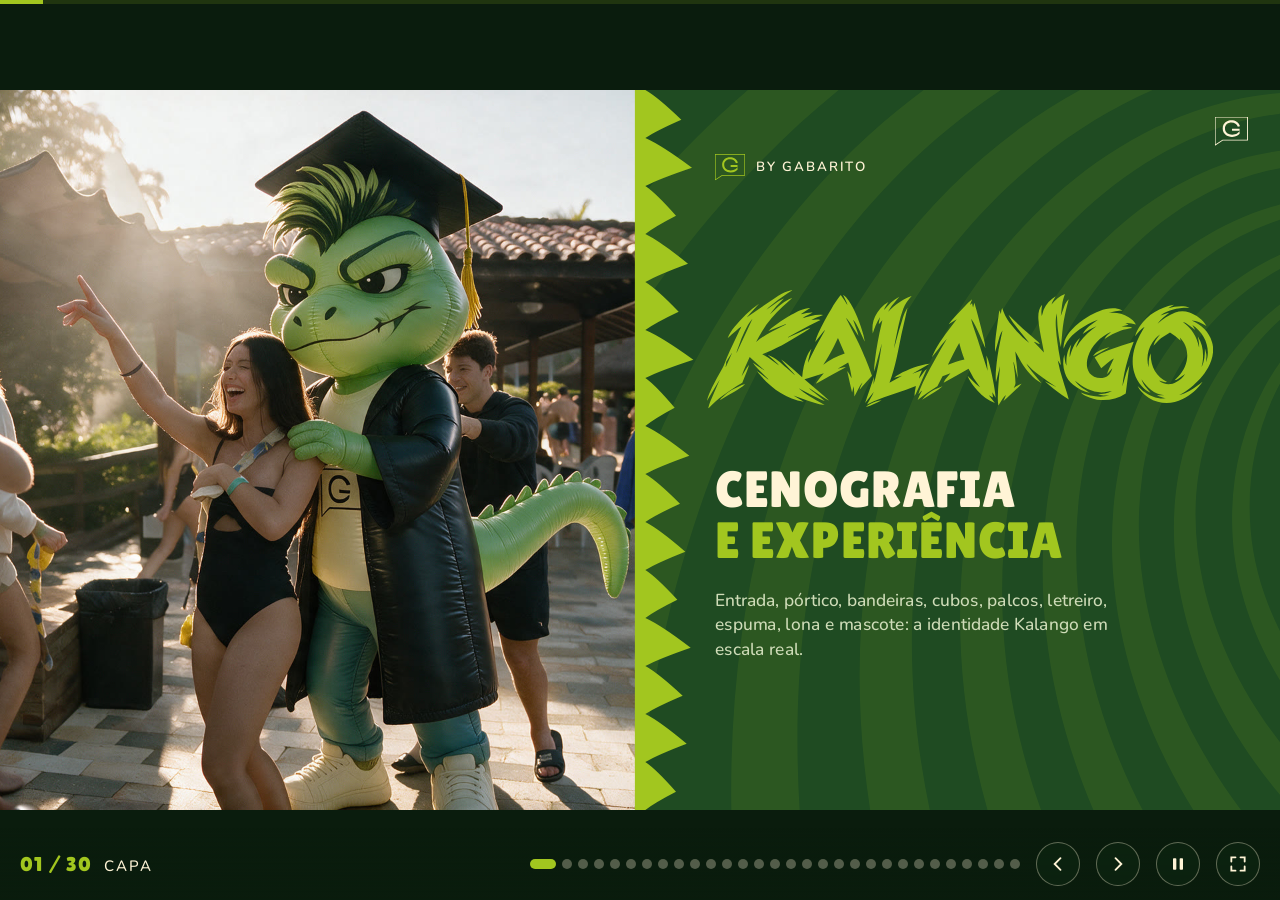
<file: cenografia-kalango/index.html>
<!doctype html>
<html lang="pt-BR">
<head>
<meta charset="utf-8">
<meta name="viewport" content="width=device-width, initial-scale=1, viewport-fit=cover">
<meta name="description" content="Antes e depois da cenografia do evento Kalango: arraste a barra para comparar o local original com a proposta. Por Gabarito.">
<meta property="og:type" content="website">
<meta property="og:site_name" content="Matheus Ribeiro · Portfólio">
<meta property="og:title" content="Kalango · Cenografia antes e depois">
<meta property="og:description" content="Arraste para comparar o local original com a cenografia Kalango: entrada, bandeiras, pórtico, letreiro, palcos, espuma, lona e mascote.">
<meta property="og:url" content="https://matheusribeirodesigner.github.io/cenografia-kalango/">
<meta property="og:image" content="https://matheusribeirodesigner.github.io/cenografia-kalango/og.jpg">
<meta property="og:image:width" content="1200">
<meta property="og:image:height" content="630">
<meta property="og:locale" content="pt_BR">
<meta name="twitter:card" content="summary_large_image">
<link rel="icon" href="favicon.svg" type="image/svg+xml"><link rel="icon" href="favicon-32.png" sizes="32x32" type="image/png"><link rel="apple-touch-icon" href="apple-touch-icon.png">
<style>*,*::before,*::after{box-sizing:border-box}img{max-width:100%}[hidden]{display:none!important}</style>

<title>Kalango Cenografia</title>

<link rel="preconnect" href="https://fonts.googleapis.com">
<link rel="stylesheet" href="https://fonts.googleapis.com/css2?family=Lilita+One&family=Nunito:wght@400;500;600;700;800&display=swap">
<style>
/* Layout: palco fixo 1920×1080 escalado para a tela; cada cena é uma composição editorial própria sobre verde-mata ou creme */
:root {
  --mata: #1F4B22; --mata-esc: #0E2612; --mata-fundo: #0A1C0D; --lima: #A2C61F; --creme: #FFF4D6;
  --mag: #E83B87; --indigo: #564495; --tinta: #14321A; --texto-esc: #3E5A40; --texto-claro: #CFDCB8;
  --display: 'Lilita One', 'Trebuchet MS', sans-serif;
  --corpo: 'Nunito', 'Trebuchet MS', Arial, sans-serif;
  color-scheme: dark;
}
html, body { height: 100%; }
body { margin: 0; background: var(--mata-fundo); color: var(--creme); font-family: var(--corpo); overflow: hidden;
  padding-left: max(0px, env(safe-area-inset-left, 0px)); padding-right: max(0px, env(safe-area-inset-right, 0px)); }
.palco { position: fixed; inset: 0; display: grid; place-items: center; overflow: hidden; }
.deck { position: absolute; left: 50%; top: 50%; width: 1920px; height: 1080px; transform-origin: 0 0; overflow: hidden; background: var(--mata-esc); }
.slide { position: absolute; inset: 0; opacity: 0; visibility: hidden; transition: opacity .55s ease, visibility 0s linear .55s; overflow: hidden; }
.slide.on { opacity: 1; visibility: visible; transition: opacity .55s ease; z-index: 2; }
.slide img, .slide video { display: block; max-width: none; }
.claro { background: var(--creme); color: var(--tinta); }
.escuro { background: var(--mata-esc); color: var(--creme); }
.mata { background: var(--mata); color: var(--creme); }
.abs { position: absolute; }

/* tipografia */
.olho { font: 700 24px/1 var(--corpo); letter-spacing: .16em; text-transform: uppercase; margin: 0; }
.tit { font-family: var(--display); font-weight: 400; text-transform: uppercase; line-height: 1; letter-spacing: .005em; margin: 0; text-wrap: balance; }
.t1 { font-size: 124px; } .t2 { font-size: 88px; } .t3 { font-size: 66px; } .t4 { font-size: 44px; }
.txt { font-size: 28px; line-height: 1.42; margin: 0; max-width: 640px; }
.leg { font: 500 22px/1.35 var(--corpo); margin: 0; letter-spacing: .01em; }
.lima-t { color: var(--lima); } .mag-t { color: var(--mag); } .creme-t { color: var(--creme); }
.pill { display: inline-block; font: 700 20px/1 var(--corpo); letter-spacing: .14em; text-transform: uppercase; padding: 12px 18px; border-radius: 99px; }

/* materialidade */
.mat { display: grid; gap: 0; }
.mat h4 { font: 700 22px/1 var(--corpo); letter-spacing: .16em; text-transform: uppercase; margin: 0 0 18px; }
.mat ul { list-style: none; margin: 0; padding: 0; display: grid; gap: 12px; }
.mat li { font-size: 24px; line-height: 1.35; padding-left: 26px; position: relative; }
.mat li.sem::before { display: none; }
.mat li::before { content: ""; position: absolute; left: 0; top: 11px; width: 12px; height: 12px; background: currentColor; clip-path: polygon(50% 0, 100% 100%, 0 100%); opacity: .8; }
.nota { font: 500 21px/1.4 var(--corpo); margin: 18px 0 0; opacity: .78; max-width: 640px; }

/* sistema de motion: só anima na cena ativa */
[data-a] { opacity: 0; }
.slide.on [data-a] { animation: .95s cubic-bezier(.2,.75,.15,1) var(--d, 0s) both; }
.slide.on [data-a="up"] { animation-name: a-up; }
.slide.on [data-a="fade"] { animation-name: a-fade; }
.slide.on [data-a="clip"] { animation-name: a-clip; animation-duration: 1.1s; }
.slide.on [data-a="clipup"] { animation-name: a-clipup; animation-duration: 1.2s; }
.slide.on [data-a="zoom"] { animation-name: a-zoom; animation-duration: 1.4s; }
.slide.on [data-a="espinho"] { animation-name: a-espinho; animation-duration: 1.3s; }
.slide.on [data-a="plano"] { animation-name: a-plano; animation-duration: .8s; }
@keyframes a-up { from { opacity: 0; transform: translateY(46px); } to { opacity: 1; transform: none; } }
@keyframes a-fade { from { opacity: 0; } to { opacity: 1; } }
@keyframes a-clip { from { opacity: 1; clip-path: inset(0 100% 0 0); } to { opacity: 1; clip-path: inset(0 0 0 0); } }
@keyframes a-clipup { from { opacity: 1; clip-path: inset(100% 0 0 0); } to { opacity: 1; clip-path: inset(0 0 0 0); } }
@keyframes a-zoom { from { opacity: 0; transform: scale(.94) translateY(24px); } to { opacity: 1; transform: none; } }
@keyframes a-espinho {
  from { opacity: 1; clip-path: polygon(0 100%, 10% 100%, 20% 100%, 30% 100%, 40% 100%, 50% 100%, 60% 100%, 70% 100%, 80% 100%, 90% 100%, 100% 100%, 100% 100%, 0 100%); }
  55% { opacity: 1; clip-path: polygon(0 40%, 10% 25%, 20% 42%, 30% 22%, 40% 40%, 50% 18%, 60% 40%, 70% 22%, 80% 42%, 90% 25%, 100% 40%, 100% 100%, 0 100%); }
  to { opacity: 1; clip-path: polygon(0 0, 10% -8%, 20% 0, 30% -8%, 40% 0, 50% -8%, 60% 0, 70% -8%, 80% 0, 90% -8%, 100% 0, 100% 100%, 0 100%); }
}
@keyframes a-plano { from { opacity: 0; transform: translateY(-40px); filter: drop-shadow(0 0 0 rgba(0,0,0,0)); } to { opacity: 1; transform: none; filter: drop-shadow(0 22px 26px rgba(0,0,0,.45)); } }
.slide.on .kb { animation: kb 18s ease-in-out infinite alternate; }
@keyframes kb { from { transform: scale(1.08) translateX(2%); } to { transform: scale(1.08) translateX(-2%); } }
body.pausado .slide *, body.pausado .slide *::before { animation-play-state: paused !important; }
body.reduz .slide.on [data-a] { animation-duration: .01s !important; animation-delay: 0s !important; }
body.reduz .slide.on .kb { animation: none; transform: scale(1.04); }

/* controles */
.ctrl { position: fixed; z-index: 20; left: 0; right: 0; bottom: 0; display: flex; align-items: center; gap: 16px;
  padding: 14px max(20px, env(safe-area-inset-right, 0px)) calc(14px + env(safe-area-inset-bottom, 0px)) max(20px, env(safe-area-inset-left, 0px));
  background: linear-gradient(to top, rgba(10,28,13,.82), rgba(10,28,13,0)); transition: opacity .4s; }
.ctrl.quieto { opacity: 0; } .ctrl:hover, .ctrl:focus-within { opacity: 1; }
.cap { display: flex; align-items: baseline; gap: 12px; min-width: 0; flex: 1; color: var(--creme); }
.cap b { font: 400 20px/1 var(--display); letter-spacing: .06em; color: var(--lima); font-variant-numeric: tabular-nums; }
.cap span { font: 500 15px/1.2 var(--corpo); letter-spacing: .12em; text-transform: uppercase; white-space: nowrap; overflow: hidden; text-overflow: ellipsis; }
.btn { appearance: none; border: 1px solid rgba(255,244,214,.35); background: rgba(14,38,18,.7); color: var(--creme); width: 44px; height: 44px; border-radius: 50%;
  display: grid; place-items: center; cursor: pointer; padding: 0; transition: background .2s, border-color .2s; }
.btn:hover { background: var(--mata); border-color: var(--lima); }
.btn:focus-visible, .deck button:focus-visible { outline: 3px solid var(--lima); outline-offset: 3px; }
.btn svg { width: 20px; height: 20px; }
.prog { position: fixed; z-index: 21; top: env(safe-area-inset-top, 0px); left: 0; right: 0; height: 4px; background: rgba(162,198,31,.15); }
.prog i { display: block; height: 100%; width: 0; background: var(--lima); transition: width .5s cubic-bezier(.2,.75,.15,1); }
.dots { display: flex; gap: 6px; }
.dots button { width: 10px; height: 10px; border-radius: 50%; border: 0; padding: 0; background: rgba(255,244,214,.3); cursor: pointer; }
.dots button.on { background: var(--lima); width: 26px; border-radius: 6px; }
@media (max-width: 720px) { .dots { display: none; } .cap span { display: none; } }

/* formas oficiais (SVG do Illustrator) recoloridas por máscara */
.forma { position: absolute; background: var(--c, var(--lima)); -webkit-mask: var(--m) center / contain no-repeat; mask: var(--m) center / contain no-repeat; }
.forma.trama { -webkit-mask-size: var(--ms, 260px); mask-size: var(--ms, 260px); -webkit-mask-repeat: repeat; mask-repeat: repeat; -webkit-mask-position: 0 0; mask-position: 0 0; }
.slide.on .lento { animation: girolento 90s linear infinite; }
@keyframes girolento { to { transform: rotate(360deg); } }
.slide.on { animation: entra .75s cubic-bezier(.2,.75,.15,1) both; }
@keyframes entra { from { transform: translateX(var(--de, 0px)); } to { transform: none; } }
body.reduz .slide.on { animation: none; }
.assina { position: absolute; display: flex; align-items: center; gap: 16px; font: 600 20px/1 var(--corpo); letter-spacing: .14em; text-transform: uppercase; }
#carrega { position: fixed; inset: 0; z-index: 40; display: grid; place-items: center; background: var(--mata-fundo); transition: opacity .6s ease, visibility 0s linear .6s; }
#carrega.ok { opacity: 0; visibility: hidden; }
#carrega div { display: grid; gap: 18px; justify-items: center; }
#carrega img { width: min(320px, 60vw); }
#carrega i { display: block; width: min(220px, 40vw); height: 3px; background: rgba(162,198,31,.2); overflow: hidden; border-radius: 2px; }
#carrega i::after { content: ""; display: block; height: 100%; width: 40%; background: var(--lima); animation: barra 1.1s ease-in-out infinite; }
@keyframes barra { from { transform: translateX(-100%); } to { transform: translateX(260%); } }
body.semcursor, body.semcursor * { cursor: none !important; }
.girar { display: none; position: fixed; z-index: 15; left: 0; right: 0; top: calc(18px + env(safe-area-inset-top, 0px)); text-align: center; font: 600 15px/1.3 var(--corpo); letter-spacing: .12em; text-transform: uppercase; color: var(--lima); padding: 0 24px; }
@media (orientation: portrait) and (max-width: 820px) { .girar { display: block; } }

/* marca d'água Gabarito */
.marca-g { position: absolute; z-index: 6; right: 48px; top: 40px; width: 50px; height: 44px; background: var(--creme); pointer-events: none;
  -webkit-mask: url(assets/svg/gabarito-selo.svg) center / contain no-repeat; mask: url(assets/svg/gabarito-selo.svg) center / contain no-repeat; transition: background .4s; }
.deck[data-tom="claro"] .marca-g { background: var(--mata); }

/* foto inteira com fundo ampliado da própria foto */
.foto-ampla-x { position: absolute; overflow: hidden; background: var(--mata-esc); }
.foto-ampla .fundo { position: absolute; inset: -60px; width: calc(100% + 120px); height: calc(100% + 120px); object-fit: cover; filter: blur(30px) brightness(.62) saturate(1.1); }
.foto-ampla .inteira { position: absolute; left: 0; top: 50%; width: 100%; height: auto; transform: translateY(-50%); box-shadow: 0 30px 60px rgba(6,20,8,.45); }

/* antes e depois */
@property --p { syntax: '<percentage>'; inherits: true; initial-value: 50%; }
.ad { position: absolute; inset: 0; overflow: hidden; touch-action: none; cursor: ew-resize; --p: 50%; }
.ad img { position: absolute; inset: 0; width: 100%; height: 100%; object-fit: cover; display: block; user-select: none; -webkit-user-drag: none; pointer-events: none; }
.ad-antes { position: absolute; inset: 0; clip-path: inset(0 calc(100% - var(--p)) 0 0); }
.ad-barra { position: absolute; top: 0; bottom: 0; left: var(--p); width: 4px; margin-left: -2px; background: var(--creme); box-shadow: 0 0 18px rgba(6,20,8,.5); outline: none; }
.ad-barra span { position: absolute; top: 50%; left: 50%; width: 72px; height: 72px; margin: -36px 0 0 -36px; border-radius: 50%; background: var(--lima); color: var(--tinta); display: grid; place-items: center; box-shadow: 0 8px 24px rgba(6,20,8,.45); transition: transform .2s; }
.ad-barra:focus-visible span, .ad.arrasta .ad-barra span { transform: scale(1.12); }
.ad-rot { position: absolute; top: 40px; margin: 0; padding: 10px 18px; border-radius: 99px; font: 700 20px/1 var(--corpo); letter-spacing: .16em; text-transform: uppercase; background: rgba(10,28,13,.72); color: var(--creme); pointer-events: none; }
.ad-r1 { left: 96px; } .ad-r2 { right: 140px; background: var(--lima); color: var(--tinta); }
.slide.on .ad.dica { animation: dica 1.6s cubic-bezier(.45,0,.2,1) .6s both; }
@keyframes dica { 0% { --p: 50%; } 35% { --p: 68%; } 70% { --p: 34%; } 100% { --p: 50%; } }
.opc { appearance: none; display: inline-flex; align-items: center; gap: 10px; padding: 10px 18px 10px 12px; border-radius: 99px; border: 2px solid rgba(20,50,26,.2); background: transparent; color: var(--tinta); font: 700 20px/1 var(--corpo); cursor: pointer; transition: border-color .3s, background .3s; }
.opc i { width: 22px; height: 22px; border-radius: 50%; }
.opc.on { border-color: var(--tinta); background: rgba(20,50,26,.06); }
#cenalona.b-on .troca .a { opacity: 0; transform: translateX(-6%); }
#cenalona.b-on .troca .b { opacity: 1; transform: none; }
/* capa */
.faixa { position: absolute; bottom: 0; width: 214px; overflow: hidden; }
.faixa img { width: 100%; height: 100%; object-fit: cover; }
.sombra-chao { position: absolute; border-radius: 50%; background: radial-gradient(closest-side, rgba(0,0,0,.55), rgba(0,0,0,0)); }

/* percurso */
.ponto { position: absolute; display: grid; gap: 14px; }
.ponto .f { overflow: hidden; }
.ponto img { width: 100%; height: 100%; object-fit: cover; }
.ponto .leg b { display: block; font: 400 28px/1 var(--display); letter-spacing: .04em; text-transform: uppercase; color: var(--creme); margin-bottom: 4px; }

/* piscina */
.dn { position: absolute; inset: 0; }
.dn img { position: absolute; inset: 0; width: 100%; height: 100%; object-fit: cover; transition: opacity 1.6s ease; }
.dn .noite { opacity: 0; }
.dn.noite-on .noite { opacity: 1; }
.seletor { display: inline-flex; background: rgba(10,28,13,.72); border: 1px solid rgba(255,244,214,.3); border-radius: 99px; padding: 6px; gap: 4px; }
.seletor button { appearance: none; border: 0; background: transparent; color: var(--creme); font: 700 20px/1 var(--corpo); letter-spacing: .14em; text-transform: uppercase; padding: 14px 24px; border-radius: 99px; cursor: pointer; transition: background .3s, color .3s; }
.seletor button.on { background: var(--lima); color: var(--tinta); }

/* mascote 3D */
.vit { position: absolute; }
.vit video { position: absolute; inset: 0; width: 100%; height: 100%; object-fit: contain; transition: opacity .6s ease; }
.vit video.fora { opacity: 0; }
.vit .falha { position: absolute; inset: 0; display: none; place-items: center; }
.vit.erro .falha { display: grid; } .vit.erro video { display: none; }
.anel { position: absolute; border-radius: 50%; border: 2px solid rgba(162,198,31,.5); }
.slide.on .giro { animation: giro 4s linear infinite; }
@keyframes giro { to { transform: rotate(360deg); } }
.slide.on .orbita { animation: orbita 4s linear infinite; }
@keyframes orbita { from { stroke-dashoffset: 0; } to { stroke-dashoffset: -1000; } }
.skin { appearance: none; display: flex; align-items: center; gap: 18px; width: 100%; text-align: left; padding: 18px 22px; border-radius: 14px; cursor: pointer;
  border: 2px solid rgba(255,244,214,.18); background: rgba(255,244,214,.04); color: var(--creme); font: 600 26px/1.1 var(--corpo); transition: border-color .3s, background .3s; }
.skin i { width: 44px; height: 44px; border-radius: 10px; flex: none; }
.skin small { display: block; font: 500 19px/1.3 var(--corpo); opacity: .7; margin-top: 4px; letter-spacing: .02em; }
.skin.on { border-color: var(--lima); background: rgba(162,198,31,.12); }

/* camisetas */
.troca { position: absolute; overflow: hidden; }
.troca img { position: absolute; inset: 0; width: 100%; height: 100%; object-fit: cover; transition: opacity 1s ease, transform 1.1s cubic-bezier(.2,.75,.15,1); }
.troca .b { opacity: 0; transform: translateX(6%); }
.troca.recorte { overflow: visible; } .troca.recorte img { object-fit: contain; object-position: 50% 0; filter: drop-shadow(0 30px 40px rgba(6,20,8,.5)); }
.roxo-on .troca .a { opacity: 0; transform: translateX(-6%); }
.roxo-on .troca .b { opacity: 1; transform: none; }
.chip { appearance: none; border: 0; background: transparent; cursor: pointer; display: grid; gap: 10px; text-align: left; color: var(--creme); padding: 0; }
.chip span { font: 400 42px/1 var(--display); letter-spacing: .06em; text-transform: uppercase; opacity: .45; transition: opacity .4s; }
.chip em { display: block; width: 280px; height: 6px; background: rgba(255,244,214,.2); border-radius: 3px; overflow: hidden; }
.chip em b { display: block; height: 100%; width: 0; background: var(--lima); }
.chip.on span { opacity: 1; }
.chip.on em b { animation: carga 3s linear forwards; }
body.pausado .chip.on em b { animation-play-state: paused; }
@keyframes carga { to { width: 100%; } }

/* materialidade */
.tab { position: absolute; display: grid; grid-template-columns: 210px 300px 1fr 1fr 1fr 1fr; column-gap: 28px; }
.tab > div { padding: 14px 0; border-top: 2px solid rgba(20,50,26,.16); font-size: 22px; line-height: 1.38; }
.tab .h { font: 700 18px/1.2 var(--corpo); letter-spacing: .16em; text-transform: uppercase; color: var(--texto-esc); border-top: 0; padding-top: 0; }
.tab .fam { font: 400 26px/1.05 var(--display); text-transform: uppercase; letter-spacing: .02em; }
.tab .th { height: 78px; overflow: hidden; border-radius: 4px; }
.tab .th img { width: 100%; height: 100%; object-fit: cover; }

/* mosaico */
.mos { position: absolute; overflow: hidden; }
.mos img { width: 100%; height: 100%; object-fit: cover; }
.mos p { position: absolute; left: 20px; bottom: 16px; margin: 0; font: 700 20px/1 var(--corpo); letter-spacing: .14em; text-transform: uppercase; color: var(--creme); text-shadow: 0 2px 14px rgba(0,0,0,.6); }
</style>

<div id="carrega" role="status" aria-label="Carregando
</head>
<body>
a apresentação"><div><span class="forma" role="img" aria-label="KALANGO" style="position:relative;display:block;width:300px;height:70px;--m:url(assets/svg/kalango-logotipo.svg);--c:var(--lima)"></span><i></i></div></div>
<div class="prog" aria-hidden="true"><i id="prog"></i></div>
<p class="girar">Gire o celular para ver em tela cheia · toque para avançar</p>
<main class="palco" id="palco">
<div class="deck" id="deck" role="region" aria-roledescription="apresentação" aria-label="Kalango — cenografia, identidade e experiência">

<!-- 01 CAPA -->
<section class="slide mata" data-cap="Capa" aria-label="Capa">
  <div class="abs" aria-hidden="true" style="left:960px;top:0;width:960px;height:1080px;overflow:hidden"><img class="lento" style="position:absolute;left:-500px;top:-1260px;width:3400px;height:3400px;max-width:none" src="assets/svg/espiral-capa.svg" alt=""></div>
  <div class="abs" data-a="clip" style="--d:.05s;left:0;top:0;width:960px;height:1080px;overflow:hidden"><img style="width:100%;height:100%;object-fit:cover;object-position:57% 40%" src="assets/foto-bege.jpg" alt="Fantasia do Kalango dançando com o público na área da piscina"></div>
  <svg class="abs" data-a="clipup" aria-hidden="true" style="--d:.35s;left:952px;top:0" width="100" height="1080" viewBox="0 0 100 1080"><path d="M0 0 H16 L16 0 Q 34.9 10.8 70 44.64 Q 32.2 61.2 16 72 L16 72 Q 40.5 82.8 86 116.64 Q 37 133.2 16 144 L16 144 Q 32.1 154.8 62 188.64 Q 29.8 205.2 16 216 L16 216 Q 38.4 226.8 80 260.64 Q 35.2 277.2 16 288 L16 288 Q 33.5 298.8 66 332.64 Q 31 349.2 16 360 L16 360 Q 41.2 370.8 88 404.64 Q 37.6 421.2 16 432 L16 432 Q 31.4 442.8 60 476.64 Q 29.2 493.2 16 504 L16 504 Q 39.1 514.8 82 548.64 Q 35.8 565.2 16 576 L16 576 Q 34.2 586.8 68 620.64 Q 31.6 637.2 16 648 L16 648 Q 37 658.8 76 692.64 Q 34 709.2 16 720 L16 720 Q 32.8 730.8 64 764.64 Q 30.4 781.2 16 792 L16 792 Q 39.8 802.8 84 836.64 Q 36.4 853.2 16 864 L16 864 Q 35.6 874.8 72 908.64 Q 32.8 925.2 16 936 L16 936 Q 37.7 946.8 78 980.64 Q 34.6 997.2 16 1008 L16 1008 Q 32.1 1018.8 62 1052.64 Q 29.8 1069.2 16 1080 L16 1080 H0 Z" fill="#A2C61F"/></svg>
  <div class="assina" data-a="fade" style="--d:.5s;left:1072px;top:96px;color:var(--creme)"><span class="forma" style="position:relative;display:block;width:46px;height:40px;--m:url(assets/svg/gabarito-selo.svg);--c:var(--lima)"></span>by Gabarito</div>
  <div class="forma" data-a="clip" role="img" aria-label="KALANGO" style="--d:.3s;left:1060px;top:300px;width:760px;height:178px;--m:url(assets/svg/kalango-logotipo.svg);--c:var(--lima)"></div>
  <h1 class="tit abs creme-t" data-a="up" style="--d:.5s;left:1072px;top:560px;width:760px;font-size:77px">Cenografia<br><span class="lima-t">e experiência</span></h1>
  <p class="abs" data-a="up" style="--d:.7s;left:1072px;top:748px;width:640px;margin:0;font:500 26px/1.4 var(--corpo);color:var(--texto-claro)">Entrada, pórtico, bandeiras, cubos, palcos, letreiro, espuma, lona e mascote: a identidade Kalango em escala real.</p>
</section>

<!-- 02 UNIVERSO -->
<section class="slide claro" data-cap="O universo Kalango" aria-label="O universo Kalango">
  <p class="olho abs" data-a="up" style="--d:.1s;left:128px;top:128px;color:var(--mag)">01 · Identidade</p>
  <h2 class="tit t2 abs" data-a="up" style="--d:.2s;left:128px;top:180px;width:820px">Uma marca feita para ocupar o espaço.</h2>
  <p class="txt abs" data-a="up" style="--d:.35s;left:128px;top:560px;width:640px;color:var(--texto-esc)">Lettering com traço de pincel, mascote com atitude e padrões que se repetem. O mesmo vocabulário vai do papel para as estruturas, as bandeiras, os materiais e os produtos.</p>
  <div class="abs" data-a="clip" style="--d:.5s;left:128px;top:790px;width:760px;display:grid;grid-template-columns:repeat(5,1fr);gap:10px">
    <div style="height:110px;background:#1F4B22"></div><div style="height:110px;background:#A2C61F"></div><div style="height:110px;background:#FFF4D6;outline:2px solid rgba(20,50,26,.18);outline-offset:-2px"></div><div style="height:110px;background:#E83B87"></div><div style="height:110px;background:#564495"></div>
    <p class="leg">Verde-mata<br>#1F4B22</p><p class="leg">Verde-lima<br>#A2C61F</p><p class="leg">Creme<br>#FFF4D6</p><p class="leg">Magenta<br>#E83B87</p><p class="leg">Índigo<br>#564495</p>
  </div>
  <img class="abs" data-a="zoom" style="--d:.3s;left:1010px;top:96px;width:236px;height:354px;object-fit:cover;transform:rotate(-4deg)" src="assets/padrao_00.webp" alt="Padrão oficial com o lettering repetido em verde-lima">
  <img class="abs" data-a="zoom" style="--d:.4s;left:1262px;top:150px;width:236px;height:354px;object-fit:cover" src="assets/padrao_05.webp" alt="Padrão oficial com cabeças do Kalango em verde-mata">
  <img class="abs" data-a="zoom" style="--d:.5s;left:1010px;top:470px;width:236px;height:354px;object-fit:cover" src="assets/padrao_10.webp" alt="Padrão oficial de sinuosidades em magenta">
  <img class="abs" data-a="zoom" style="--d:.6s;left:1262px;top:524px;width:236px;height:354px;object-fit:cover;transform:rotate(3deg)" src="assets/padrao_15.webp" alt="Padrão oficial KA LAN GO em índigo">
  <img class="abs" data-a="up" style="--d:.65s;left:1430px;top:150px;width:470px;filter:drop-shadow(0 20px 30px rgba(20,50,26,.3))" src="assets/mascote-ilustra.webp" alt="Ilustração oficial do mascote Kalango de capelo e beca">
  <img class="abs" data-a="clip" style="--d:.85s;left:1010px;top:900px;width:780px;height:84px;object-fit:cover;object-position:0 0" src="assets/pulseiras.webp" alt="Pulseira oficial Kalango em verde-lima">
  <p class="leg abs" data-a="fade" style="--d:1s;left:1010px;top:996px;color:var(--texto-esc)">Pulseira de acesso: a marca chega ao pulso do público</p></section>

<!-- 03 EXPERIÊNCIA NO ESPAÇO -->
<section class="slide escuro" data-cap="A experiência no espaço" aria-label="A experiência no espaço">
  <p class="olho lima-t abs" data-a="up" style="--d:.1s;left:128px;top:96px">02 · Experiência</p>
  <h2 class="tit t2 abs" data-a="up" style="--d:.2s;left:128px;top:140px;width:1000px;font-size:80px">A marca toma o sítio inteiro.</h2>
  <div class="ponto" data-a="up" style="--d:0.35s;left:128px;top:330px;width:392px"><div class="f" style="height:220px;border-top:4px solid var(--lima)"><img src="assets/entrada.jpg" alt="Entrada Kalango" style="object-position:50% 50%"></div><p class="leg" style="color:var(--texto-claro)"><b>Entrada Kalango</b>Portal de acesso ao evento</p></div>
  <div class="ponto" data-a="up" style="--d:0.42s;left:552px;top:330px;width:392px"><div class="f" style="height:220px;border-top:4px solid var(--lima)"><img src="assets/bandeiras.jpg" alt="Bandeiras" style="object-position:40% 50%"></div><p class="leg" style="color:var(--texto-claro)"><b>Bandeiras</b>Corredor que conduz o público</p></div>
  <div class="ponto" data-a="up" style="--d:0.49s;left:976px;top:330px;width:392px"><div class="f" style="height:220px;border-top:4px solid var(--lima)"><img src="assets/portico-foto.jpg" alt="Pórtico inflável" style="object-position:50% 40%"></div><p class="leg" style="color:var(--texto-claro)"><b>Pórtico inflável</b>Chegada à área da piscina</p></div>
  <div class="ponto" data-a="up" style="--d:0.56s;left:1400px;top:330px;width:392px"><div class="f" style="height:220px;border-top:4px solid var(--lima)"><img src="assets/piscina-noite.jpg" alt="Letreiro" style="object-position:58% 50%"></div><p class="leg" style="color:var(--texto-claro)"><b>Letreiro</b>Cascata da piscina, dia e noite</p></div>
  <div class="ponto" data-a="up" style="--d:0.63s;left:128px;top:664px;width:392px"><div class="f" style="height:220px;border-top:4px solid var(--lima)"><img src="assets/palco.jpg" alt="Palco" style="object-position:50% 45%"></div><p class="leg" style="color:var(--texto-claro)"><b>Palco</b>Pavilhão ao ar livre</p></div>
  <div class="ponto" data-a="up" style="--d:0.7s;left:552px;top:664px;width:392px"><div class="f" style="height:220px;border-top:4px solid var(--lima)"><img src="assets/palco-interno.jpg" alt="Palco na tenda" style="object-position:42% 45%"></div><p class="leg" style="color:var(--texto-claro)"><b>Palco na tenda</b>Mesma arte, palco coberto</p></div>
  <div class="ponto" data-a="up" style="--d:0.77s;left:976px;top:664px;width:392px"><div class="f" style="height:220px;border-top:4px solid var(--lima)"><img src="assets/espuma.jpg" alt="Banho de espuma" style="object-position:40% 40%"></div><p class="leg" style="color:var(--texto-claro)"><b>Banho de espuma</b>Letreiro e lona na parede</p></div>
  <div class="ponto" data-a="up" style="--d:0.84s;left:1400px;top:664px;width:392px"><div class="f" style="height:220px;border-top:4px solid var(--lima)"><img src="assets/lona.jpg" alt="Lona de escorregar" style="object-position:60% 60%"></div><p class="leg" style="color:var(--texto-claro)"><b>Lona de escorregar</b>Duas opções: verde e rosa</p></div>
  <p class="leg abs" data-a="fade" style="--d:1s;left:128px;top:992px;width:1400px;color:var(--lima)">Pontos já propostos. Novas ambientações entram nas próximas etapas.</p>
</section>

<!-- ENTRADA KALANGO -->
<section class="slide claro" data-cap="Entrada Kalango" aria-label="Entrada Kalango">
  <div class="abs" data-a="espinho" style="--d:.05s;left:0;top:0;width:1120px;height:1080px;overflow:hidden"><img style="width:100%;height:100%;object-fit:cover;object-position:42% 50%" src="assets/entrada.jpg" alt="Entrada Kalango: portal de painéis recortados em folhas com o logotipo e o mascote no caminho de acesso"></div>
  <p class="olho abs" data-a="up" style="--d:.3s;left:1220px;top:110px;color:var(--mag)">03 · Entrada Kalango</p>
  <h2 class="tit t3 abs" data-a="up" style="--d:.4s;left:1220px;top:160px;width:600px">A entrada já anuncia a festa.</h2>
  <p class="txt abs" data-a="up" style="--d:.5s;left:1220px;top:330px;width:590px;font-size:25px;color:var(--texto-esc)">Painéis recortados em folhas, com o logotipo e o mascote, formam o portal de acesso ao evento e dão o tom antes de qualquer outra aplicação.</p>
  <figure class="abs" data-a="zoom" style="--d:.65s;left:1220px;top:520px;width:600px;margin:0"><img style="width:480px" src="assets/entrada-arte.webp" alt="Vetor de produção dos painéis da Entrada Kalango"><figcaption class="leg" style="margin-top:10px;color:var(--texto-esc)"><b style="color:var(--mag)">Vetor de produção</b> · painéis da entrada</figcaption></figure>
  <div class="abs mat" data-a="up" style="--d:.8s;left:1220px;top:850px;width:600px;color:var(--tinta)">
    <ul style="grid-template-columns:1fr 1fr;column-gap:22px;gap:6px 22px"><li style="font-size:21px">Painéis em MDF ou PVC recortados</li><li style="font-size:21px">Vinil impresso fosco</li><li style="font-size:21px">Base e estrutura de apoio</li><li style="font-size:21px">Fixação a validar no local</li></ul>
  </div>
</section>

<section class="slide escuro" data-cap="Entrada Kalango · antes e depois" aria-label="Entrada Kalango, foto completa">
  <div class="ad"><img class="ad-depois" src="assets/entrada.jpg" alt="Depois: Entrada Kalango: portal de painéis recortados em folhas com o logotipo e o mascote no caminho de acesso"><div class="ad-antes"><img src="assets/antes/entrada.jpg" alt="Antes: foto original do local"></div><p class="ad-rot ad-r1">Antes</p><p class="ad-rot ad-r2">Depois</p><div class="ad-barra" role="slider" tabindex="0" aria-label="Comparar antes e depois" aria-valuemin="0" aria-valuemax="100" aria-valuenow="50"><span><svg viewBox="0 0 24 24" width="28" height="28" fill="none" stroke="currentColor" stroke-width="2.4" stroke-linecap="round"><path d="M9 6l-6 6 6 6M15 6l6 6-6 6"/></svg></span></div></div>
  <div class="abs" style="left:0;bottom:0;width:1920px;height:220px;background:linear-gradient(to top, rgba(10,28,13,.75), rgba(10,28,13,0))"></div>
  <p class="olho abs" data-a="up" style="--d:.3s;left:96px;top:968px;color:var(--creme)">Entrada Kalango</p>
</section>

<!-- 05 BANDEIRAS -->
<section class="slide escuro" data-cap="Bandeiras aéreas" aria-label="Bandeiras aéreas">
  <div class="abs" style="inset:0;overflow:hidden"><img style="width:100%;height:100%;object-fit:cover" src="assets/bandeiras.jpg" alt="Corredor de bandeiras aéreas com as estampas oficiais Kalango, presas em postes e cabos"></div>
  <div class="abs" style="inset:0;background:linear-gradient(to top, rgba(10,28,13,.88) 0%, rgba(10,28,13,0) 42%), linear-gradient(90deg, rgba(10,28,13,.94) 0%, rgba(10,28,13,.82) 38%, rgba(10,28,13,.35) 58%, rgba(10,28,13,0) 72%)"></div>
  <p class="olho lima-t abs" data-a="up" style="--d:.15s;left:128px;top:128px">04 · Bandeiras aéreas</p>
  <h2 class="tit t2 abs" data-a="up" style="--d:.25s;left:128px;top:180px;width:900px;font-size:77px">Um corredor que<br>puxa o público.</h2>
  <p class="txt abs" data-a="up" style="--d:.4s;left:128px;top:400px;width:600px;color:var(--texto-claro)">A repetição das estampas cria ritmo e profundidade. As bandeiras ligam a entrada ao resto do evento e mantêm a marca no campo de visão o tempo todo.</p>
  <div class="abs" data-a="clip" style="--d:.6s;left:128px;top:600px;display:flex;gap:10px">
    <img style="width:66px;height:100px;object-fit:cover" src="assets/padrao_00.webp" alt=""><img style="width:66px;height:100px;object-fit:cover" src="assets/padrao_05.webp" alt=""><img style="width:66px;height:100px;object-fit:cover" src="assets/padrao_10.webp" alt=""><img style="width:66px;height:100px;object-fit:cover" src="assets/padrao_15.webp" alt=""><img style="width:66px;height:100px;object-fit:cover" src="assets/padrao_16.webp" alt=""><img style="width:66px;height:100px;object-fit:cover" src="assets/padrao_03.webp" alt=""><img style="width:66px;height:100px;object-fit:cover" src="assets/padrao_09.webp" alt="">
  </div>
  <p class="leg abs" data-a="fade" style="--d:.75s;left:128px;top:714px;color:var(--texto-claro)"><b class="lima-t">Vetores</b> · estampas oficiais das bandeiras</p>
  <div class="abs mat" data-a="up" style="--d:.85s;left:128px;top:772px;width:760px">
    <ul style="grid-template-columns:1fr 1fr;column-gap:24px;color:var(--creme)"><li>Tecido de poliéster para impressão</li><li>Bainhas e bordas acabadas</li><li>Postes metálicos e cabos tensionados</li><li>Artes oficiais impressas</li></ul>
    <p class="nota" style="color:var(--texto-claro)">Estrutura e fixação a validar nas condições reais do local antes da fabricação.</p>
  </div>
</section>

<section class="slide escuro" data-cap="Bandeiras aéreas · antes e depois" aria-label="Bandeiras aéreas, antes e depois">
  <div class="ad"><img class="ad-depois" src="assets/bandeiras.jpg" alt="Depois: corredor de bandeiras"><div class="ad-antes"><img src="assets/antes/bandeiras.jpg" alt="Antes: foto original do local"></div><p class="ad-rot ad-r1">Antes</p><p class="ad-rot ad-r2">Depois</p><div class="ad-barra" role="slider" tabindex="0" aria-label="Comparar antes e depois" aria-valuemin="0" aria-valuemax="100" aria-valuenow="50"><span><svg viewBox="0 0 24 24" width="28" height="28" fill="none" stroke="currentColor" stroke-width="2.4" stroke-linecap="round"><path d="M9 6l-6 6 6 6M15 6l6 6-6 6"/></svg></span></div></div>
  <p class="olho abs" data-a="up" style="--d:.3s;left:96px;top:968px;color:var(--creme)">Bandeiras aéreas</p>
</section>

<!-- 06 CUBOS -->
<section class="slide claro" data-cap="Cubos e elementos gráficos" aria-label="Cubos e elementos gráficos">
  <div class="abs" data-a="clip" style="--d:.1s;left:128px;top:128px;width:980px;height:700px;overflow:hidden"><img style="width:100%;height:100%;object-fit:cover" src="assets/cubos-crop.jpg" alt="Detalhe dos cubos estampados empilhados no corredor de bandeiras"></div>
  <p class="leg abs" data-a="fade" style="--d:.5s;left:128px;top:846px;color:var(--texto-esc)">Detalhe da visualização do corredor de bandeiras · <b style="color:var(--mag)">vetores das faces</b> ao lado</p>
  <p class="pill abs" data-a="up" style="--d:.3s;left:1200px;top:128px;background:var(--mag);color:var(--creme)">Conceito em desenvolvimento</p>
  <h2 class="tit t3 abs" data-a="up" style="--d:.4s;left:1200px;top:200px;width:600px">Volumes que carregam a estampa.</h2>
  <p class="txt abs" data-a="up" style="--d:.5s;left:1200px;top:440px;width:590px;font-size:26px;color:var(--texto-esc)">Módulos independentes, com uma estampa oficial em cada face. Apoiam a cenografia em pontos específicos e podem ser combinados conforme o espaço.</p>
  <div class="abs" data-a="up" style="--d:.6s;left:1200px;top:640px;display:flex;gap:12px">
    <img style="width:104px;height:104px;object-fit:cover" src="assets/padrao_18.webp" alt="Face com G em espiral magenta"><img style="width:104px;height:104px;object-fit:cover" src="assets/padrao_15.webp" alt="Face KA LAN GO índigo"><img style="width:104px;height:104px;object-fit:cover" src="assets/padrao_08.webp" alt="Face com sinuosidades verde-lima"><img style="width:104px;height:104px;object-fit:cover;object-position:50% 0" src="assets/padrao_01.webp" alt="Face com lettering repetido em verde-mata">
  </div>
  <div class="abs mat" data-a="up" style="--d:.75s;left:1200px;top:790px;width:600px;color:var(--tinta)">
    <h4 style="color:var(--mag)">Materialidade proposta</h4>
    <ul style="grid-template-columns:1fr 1fr;column-gap:24px"><li>Estrutura rígida em MDF ou painel cenográfico</li><li>Vinil impresso fosco</li><li>Bordas finalizadas</li><li>Artes aplicadas em faces planas</li></ul>
  </div>
</section>

<!-- 04 PÓRTICO INFLÁVEL -->
<section class="slide claro" data-cap="Pórtico inflável" aria-label="Pórtico inflável">
  <div class="abs" data-a="espinho" style="--d:.05s;left:0;top:0;width:1120px;height:1080px;overflow:hidden"><img style="width:100%;height:100%;object-fit:cover;object-position:46% 50%" src="assets/portico-foto.jpg" alt="Pórtico inflável Kalango na entrada da área da piscina, com o público passando por baixo"></div>
  <p class="olho abs" data-a="up" style="--d:.3s;left:1220px;top:128px;color:var(--mag)">05 · Pórtico inflável</p>
  <h2 class="tit t3 abs" data-a="up" style="--d:.4s;left:1220px;top:180px;width:600px">A piscina ganha um novo portal.</h2>
  <p class="txt abs" data-a="up" style="--d:.5s;left:1220px;top:340px;width:580px;font-size:26px;color:var(--texto-esc)">Silhueta própria, com espinhos, caudas e o logotipo oficial impresso no arco. Marca a entrada da área da piscina e vira foto obrigatória de quem passa.</p>
  <figure class="abs" data-a="zoom" style="--d:.65s;left:1220px;top:500px;width:600px;margin:0"><img style="width:380px" src="assets/inflavel-arte.webp" alt="Vetor de produção do pórtico inflável"><figcaption class="leg" style="margin-top:10px;color:var(--texto-esc)"><b style="color:var(--mag)">Vetor de produção</b> · arte de impressão do inflável</figcaption></figure>
  <div class="abs mat" data-a="up" style="--d:.8s;left:1220px;top:850px;width:600px;color:var(--tinta)">
    <ul style="grid-template-columns:1fr 1fr;column-gap:22px;gap:6px 22px"><li style="font-size:21px">Tecido técnico revestido (poliéster com PVC)</li><li style="font-size:21px">Impressão gráfica personalizada</li><li style="font-size:21px">Câmaras com costuras e reforços</li><li style="font-size:21px">Ancoragem própria para área externa</li></ul>
  </div>
</section>

<section class="slide escuro" data-cap="Pórtico inflável · antes e depois" aria-label="Pórtico inflável, foto completa">
  <div class="ad"><img class="ad-depois" src="assets/portico-foto.jpg" alt="Depois: Pórtico inflável Kalango na entrada da área da piscina, com o público passando por baixo"><div class="ad-antes"><img src="assets/antes/portico.jpg" alt="Antes: foto original do local"></div><p class="ad-rot ad-r1">Antes</p><p class="ad-rot ad-r2">Depois</p><div class="ad-barra" role="slider" tabindex="0" aria-label="Comparar antes e depois" aria-valuemin="0" aria-valuemax="100" aria-valuenow="50"><span><svg viewBox="0 0 24 24" width="28" height="28" fill="none" stroke="currentColor" stroke-width="2.4" stroke-linecap="round"><path d="M9 6l-6 6 6 6M15 6l6 6-6 6"/></svg></span></div></div>
  <div class="abs" style="left:0;bottom:0;width:1920px;height:220px;background:linear-gradient(to top, rgba(10,28,13,.75), rgba(10,28,13,0))"></div>
  <p class="olho abs" data-a="up" style="--d:.3s;left:96px;top:968px;color:var(--creme)">Pórtico inflável</p>
</section>

<!-- 08 PISCINA -->
<section class="slide escuro" data-cap="Letreiro na piscina" aria-label="Letreiro na piscina">
  <div class="dn" id="dn"><img class="dia" src="assets/piscina-dia.jpg" alt="Letreiro Kalango sobre a cascata da piscina durante o dia"><img class="noite" src="assets/piscina-noite.jpg" alt="Letreiro Kalango iluminado em verde-lima à noite"></div>
  <div class="abs" style="left:0;bottom:0;width:1920px;height:560px;background:linear-gradient(to top, rgba(10,28,13,.94) 30%, rgba(10,28,13,0))"></div>
  <div class="abs" data-a="up" style="--d:.2s;right:128px;top:110px"><div class="seletor" role="group" aria-label="Período do dia"><button type="button" class="on" data-p="dia" aria-pressed="true">Dia</button><button type="button" data-p="noite" aria-pressed="false">Noite</button></div></div>
  <div class="abs" data-a="up" style="--d:.5s;left:128px;top:110px;width:500px"><div class="forma" role="img" aria-label="Vetor do logotipo KALANGO" style="position:relative;width:420px;height:99px;--m:url(assets/svg/kalango-logotipo.svg);--c:var(--creme)"></div><p class="leg" style="margin-top:12px;color:var(--creme)"><b>Vetor da letra-caixa</b> · logotipo oficial</p></div>
  <p class="olho lima-t abs" data-a="up" style="--d:.2s;left:128px;top:640px">06 · Letreiro na piscina</p>
  <h2 class="tit t3 abs" data-a="up" style="--d:.3s;left:128px;top:690px;width:820px">De dia, escultura. À noite, farol.</h2>
  <p class="txt abs" data-a="up" style="--d:.4s;left:128px;top:880px;width:760px;font-size:25px;color:var(--texto-claro)">O mesmo ponto muda ao longo do evento: o letreiro marca a cascata sob o sol e vira referência luminosa quando escurece.</p>
  <div class="abs mat" data-a="up" style="--d:.55s;left:1040px;top:690px;width:760px">
    <h4 class="lima-t">Materialidade proposta</h4>
    <ul style="grid-template-columns:1fr 1fr;column-gap:22px;gap:8px 22px"><li style="font-size:22px">Letras-caixa com desenho próprio</li><li style="font-size:22px">Faces em acrílico verde-lima</li><li style="font-size:22px">Laterais escuras para profundidade</li><li style="font-size:22px">Estrutura metálica e LED interno</li></ul>
    <p class="nota" style="color:var(--texto-claro);font-size:20px">Dimensões, alimentação elétrica, vedação e instalação a definir no projeto executivo, por se tratar de área de piscina e cascata.</p>
  </div>
</section>

<section class="slide escuro" data-cap="Letreiro na piscina · antes e depois" aria-label="Letreiro na piscina, antes e depois">
  <div class="ad"><img class="ad-depois" src="assets/piscina-dia.jpg" alt="Depois: letreiro na cascata"><div class="ad-antes"><img src="assets/antes/piscina.jpg" alt="Antes: foto original do local"></div><p class="ad-rot ad-r1">Antes</p><p class="ad-rot ad-r2">Depois</p><div class="ad-barra" role="slider" tabindex="0" aria-label="Comparar antes e depois" aria-valuemin="0" aria-valuemax="100" aria-valuenow="50"><span><svg viewBox="0 0 24 24" width="28" height="28" fill="none" stroke="currentColor" stroke-width="2.4" stroke-linecap="round"><path d="M9 6l-6 6 6 6M15 6l6 6-6 6"/></svg></span></div></div>
  <p class="olho abs" data-a="up" style="--d:.3s;left:96px;top:968px;color:var(--creme)">Letreiro na piscina</p>
</section>

<!-- 07 PALCO -->
<section class="slide escuro" data-cap="Palco Kalango" aria-label="Palco Kalango">
  <div class="abs" data-a="clip" style="--d:.05s;left:0;top:0;width:1120px;height:1080px;overflow:hidden"><img style="width:100%;height:100%;object-fit:cover;object-position:40% 50%" src="assets/palco.jpg" alt="Visualização do palco com coroa de folhas, totens laterais e frente curva com a identidade Kalango"></div>
  <p class="olho lima-t abs" data-a="up" style="--d:.2s;left:1200px;top:110px">07 · Palco</p>
  <h2 class="tit t3 abs" data-a="up" style="--d:.3s;left:1200px;top:160px;width:720px;font-size:58px">A arquitetura fica.<br>A marca veste.</h2>
  <p class="txt abs" data-a="up" style="--d:.4s;left:1200px;top:340px;width:600px;font-size:25px;color:var(--texto-claro)">Recortes em planos diferentes sobre o pavilhão existente: coroa superior, totens laterais e frente curva. As camadas criam sombra e volume.</p>
  <div class="abs" style="left:1200px;top:494px;width:600px;height:300px">
    <img class="abs" data-a="plano" style="--d:.7s;left:48px;top:0;width:510px" src="assets/palco_00.webp" alt="Plano 1: coroa superior">
    <img class="abs" data-a="plano" style="--d:1.15s;left:0;top:150px;width:150px" src="assets/palco_01.webp" alt="Plano 2: totem esquerdo">
    <img class="abs" data-a="plano" style="--d:1.25s;left:452px;top:150px;width:149px" src="assets/palco_02.webp" alt="Plano 2: totem direito">
    <img class="abs" data-a="plano" style="--d:1.6s;left:170px;top:236px;width:273px" src="assets/palco_03.webp" alt="Plano 3: frente do palco">
  </div>
  <p class="leg abs" data-a="fade" style="--d:1.9s;left:1200px;top:836px;width:600px;color:var(--lima)">Vetores · coroa, totens e frente, na ordem de montagem</p>
  <div class="abs mat" data-a="up" style="--d:.9s;left:1200px;top:886px;width:640px">
    <ul style="grid-template-columns:1fr 1fr;column-gap:22px;gap:6px 22px"><li style="font-size:21px">MDF ou PVC para uso externo</li><li style="font-size:21px">Vinil fosco impresso</li><li style="font-size:21px">Estrutura metálica oculta</li><li style="font-size:21px">Recortes em profundidades</li></ul>
  </div>
</section>

<section class="slide escuro" data-cap="Palco Kalango · antes e depois" aria-label="Palco Kalango, foto completa">
  <div class="ad"><img class="ad-depois" src="assets/palco.jpg" alt="Depois: Visualização do palco com coroa de folhas, totens laterais e frente curva com a identidade Kalango"><div class="ad-antes"><img src="assets/antes/palco.jpg" alt="Antes: foto original do local"></div><p class="ad-rot ad-r1">Antes</p><p class="ad-rot ad-r2">Depois</p><div class="ad-barra" role="slider" tabindex="0" aria-label="Comparar antes e depois" aria-valuemin="0" aria-valuemax="100" aria-valuenow="50"><span><svg viewBox="0 0 24 24" width="28" height="28" fill="none" stroke="currentColor" stroke-width="2.4" stroke-linecap="round"><path d="M9 6l-6 6 6 6M15 6l6 6-6 6"/></svg></span></div></div>
  <div class="abs" style="left:0;bottom:0;width:1920px;height:220px;background:linear-gradient(to top, rgba(10,28,13,.75), rgba(10,28,13,0))"></div>
  <p class="olho abs" data-a="up" style="--d:.3s;left:96px;top:968px;color:var(--creme)">Palco Kalango</p>
</section>

<!-- PALCO NA TENDA -->
<section class="slide claro" data-cap="Palco na tenda" aria-label="Palco na tenda">
  <div class="abs" data-a="clip" style="--d:.05s;left:0;top:0;width:1120px;height:1080px;overflow:hidden"><img style="width:100%;height:100%;object-fit:cover;object-position:42% 50%" src="assets/palco-interno.jpg" alt="Palco Kalango montado dentro da tenda, com coroa de folhas, totens e frente"></div>
  <p class="olho abs" data-a="up" style="--d:.2s;left:1220px;top:110px;color:var(--mag)">08 · Palco na tenda</p>
  <h2 class="tit t3 abs" data-a="up" style="--d:.3s;left:1220px;top:160px;width:600px">A mesma coroa, outro palco.</h2>
  <p class="txt abs" data-a="up" style="--d:.4s;left:1220px;top:330px;width:590px;font-size:25px;color:var(--texto-esc)">Na tenda, o palco recebe o mesmo conjunto de peças: coroa superior, totens laterais e frente. Uma só arte atende os dois palcos.</p>
  <figure class="abs" data-a="zoom" style="--d:.6s;left:1220px;top:500px;width:600px;margin:0"><img style="width:600px" src="assets/palco-arte.webp" alt="Vetor de produção do palco: coroa, totens e frente"><figcaption class="leg" style="margin-top:10px;color:var(--texto-esc)"><b style="color:var(--mag)">Vetor de produção</b> · peças do palco</figcaption></figure>
  <p class="nota abs" data-a="fade" style="--d:.8s;left:1220px;top:948px;width:600px;margin:0;color:var(--texto-esc)">Mesmos materiais do palco externo. Fixação na estrutura da tenda a validar.</p>
</section>

<section class="slide escuro" data-cap="Palco na tenda · antes e depois" aria-label="Palco na tenda, foto completa">
  <div class="ad"><img class="ad-depois" src="assets/palco-interno.jpg" alt="Depois: Palco Kalango montado dentro da tenda, com coroa de folhas, totens e frente"><div class="ad-antes"><img src="assets/antes/tenda.jpg" alt="Antes: foto original do local"></div><p class="ad-rot ad-r1">Antes</p><p class="ad-rot ad-r2">Depois</p><div class="ad-barra" role="slider" tabindex="0" aria-label="Comparar antes e depois" aria-valuemin="0" aria-valuemax="100" aria-valuenow="50"><span><svg viewBox="0 0 24 24" width="28" height="28" fill="none" stroke="currentColor" stroke-width="2.4" stroke-linecap="round"><path d="M9 6l-6 6 6 6M15 6l6 6-6 6"/></svg></span></div></div>
  <div class="abs" style="left:0;bottom:0;width:1920px;height:220px;background:linear-gradient(to top, rgba(10,28,13,.75), rgba(10,28,13,0))"></div>
  <p class="olho abs" data-a="up" style="--d:.3s;left:96px;top:968px;color:var(--creme)">Palco na tenda</p>
</section>

<!-- BANHO DE ESPUMA -->
<section class="slide escuro" data-cap="Banho de espuma" aria-label="Banho de espuma">
  <div class="abs" data-a="clip" style="--d:.05s;left:0;top:0;width:1120px;height:1080px;overflow:hidden"><img style="width:100%;height:100%;object-fit:cover;object-position:34% 50%" src="assets/espuma.jpg" alt="Banho de espuma com letreiro BANHO DE ESPUMA no alto e parede revestida com a lona estampada KA LAN GO"></div>
  <p class="olho lima-t abs" data-a="up" style="--d:.2s;left:1220px;top:110px">09 · Banho de espuma</p>
  <h2 class="tit t3 abs" data-a="up" style="--d:.3s;left:1220px;top:160px;width:600px">A espuma tem nome.</h2>
  <p class="txt abs" data-a="up" style="--d:.4s;left:1220px;top:320px;width:590px;font-size:24px;color:var(--texto-claro)">Letreiro recortado no alto e parede revestida com a lona estampada KA·LAN·GO: a brincadeira vira mais um ponto da marca.</p>
  <figure class="abs" data-a="up" style="--d:.5s;left:1220px;top:470px;width:600px;margin:0"><img style="width:280px" src="assets/espuma-lettering.webp" alt="Vetor do letreiro BANHO DE ESPUMA"><figcaption class="leg" style="margin-top:8px;color:var(--texto-claro)"><b class="lima-t">Vetor</b> · letreiro recortado</figcaption></figure>
  <figure class="abs" data-a="up" style="--d:.6s;left:1220px;top:660px;width:600px;margin:0"><img style="width:520px" src="assets/espuma-painel.webp" alt="Vetor da lona estampada KA LAN GO da parede"><figcaption class="leg" style="margin-top:8px;color:var(--texto-claro)"><b class="lima-t">Vetor</b> · lona da parede</figcaption></figure>
  <div class="abs mat" data-a="up" style="--d:.75s;left:1220px;top:970px;width:600px">
    <ul style="grid-template-columns:1fr 1fr;column-gap:20px;gap:4px 20px"><li style="font-size:19px">Lona ou tecido impresso</li><li style="font-size:19px">Letreiro em painel recortado</li><li style="font-size:19px">Fixação na estrutura existente</li><li style="font-size:19px">Água e espuma a validar</li></ul>
  </div>
</section>

<section class="slide escuro" data-cap="Banho de espuma · antes e depois" aria-label="Banho de espuma, foto completa">
  <div class="ad"><img class="ad-depois" src="assets/espuma.jpg" alt="Depois: Banho de espuma com letreiro BANHO DE ESPUMA no alto e parede revestida com a lona estampada KA LAN GO"><div class="ad-antes"><img src="assets/antes/espuma.jpg" alt="Antes: foto original do local"></div><p class="ad-rot ad-r1">Antes</p><p class="ad-rot ad-r2">Depois</p><div class="ad-barra" role="slider" tabindex="0" aria-label="Comparar antes e depois" aria-valuemin="0" aria-valuemax="100" aria-valuenow="50"><span><svg viewBox="0 0 24 24" width="28" height="28" fill="none" stroke="currentColor" stroke-width="2.4" stroke-linecap="round"><path d="M9 6l-6 6 6 6M15 6l6 6-6 6"/></svg></span></div></div>
  <div class="abs" style="left:0;bottom:0;width:1920px;height:220px;background:linear-gradient(to top, rgba(10,28,13,.75), rgba(10,28,13,0))"></div>
  <p class="olho abs" data-a="up" style="--d:.3s;left:96px;top:968px;color:var(--creme)">Banho de espuma</p>
</section>

<!-- LONA DE ESCORREGAR -->
<section class="slide claro" data-cap="Lona de escorregar" aria-label="Lona de escorregar" id="cenalona">
  <div class="troca" data-a="espinho" style="--d:.05s;left:0;top:0;width:1120px;height:1080px"><img class="a" style="object-position:52% 60%" src="assets/lona.jpg" alt="Opção verde: lona KA LAN GO verde no gramado, com bandeiras de vento"><img class="b" style="object-position:52% 60%" src="assets/lona-magenta.jpg" alt="Opção rosa: lona KA LAN GO rosa no gramado, com bandeiras de vento"></div>
  <p class="olho abs" data-a="up" style="--d:.3s;left:1220px;top:110px;color:var(--mag)">10 · Lona de escorregar</p>
  <h2 class="tit t3 abs" data-a="up" style="--d:.4s;left:1220px;top:160px;width:600px">O gramado vira pista.</h2>
  <p class="txt abs" data-a="up" style="--d:.5s;left:1220px;top:330px;width:590px;font-size:24px;color:var(--texto-esc)">Lona estampada com o KA·LAN·GO e bandeiras de vento com as estampas oficiais. A lona tem duas opções de cor: verde e rosa.</p>
  <div class="abs" data-a="up" style="--d:.55s;left:1220px;top:468px;display:flex;gap:12px" role="group" aria-label="Opção de cor da lona">
    <button type="button" class="opc on" data-opc="a" aria-pressed="true"><i style="background:#1F4B22"></i>Verde</button>
    <button type="button" class="opc" data-opc="b" aria-pressed="false"><i style="background:#C2338F"></i>Rosa</button>
  </div>
  <figure class="abs" data-a="zoom" style="--d:.65s;left:1220px;top:550px;width:240px;margin:0"><div class="troca" style="position:relative;width:240px;height:373px;background:transparent"><img class="a" style="object-fit:contain" src="assets/lona-arte.webp" alt="Vetor da lona verde"><img class="b" style="object-fit:contain" src="assets/lona-arte-magenta.webp" alt="Vetor da lona rosa"></div><figcaption class="leg" style="margin-top:10px;color:var(--texto-esc)"><b style="color:var(--mag)">Vetor</b> · lona</figcaption></figure>
  <div class="abs mat" data-a="up" style="--d:.8s;left:1500px;top:550px;width:310px;color:var(--tinta)">
    <h4 style="color:var(--mag)">Materialidade proposta</h4>
    <ul><li style="font-size:20px">Lona de PVC impressa</li><li style="font-size:20px">Bordas soldadas com ilhoses</li><li style="font-size:20px">Bandeiras com mastro e base</li><li style="font-size:20px">Água corrente na superfície</li></ul>
  </div>
  <figure class="abs" data-a="up" style="--d:.9s;left:1500px;top:830px;width:310px;margin:0"><div style="display:flex;gap:8px"><img style="width:62px;height:92px;object-fit:cover" src="assets/padrao_19.webp" alt="Bandeira G índigo"><img style="width:62px;height:92px;object-fit:cover" src="assets/padrao_10.webp" alt="Bandeira sinuosidades magenta"><img style="width:62px;height:92px;object-fit:cover" src="assets/padrao_05.webp" alt="Bandeira com cabeças do Kalango em verde-mata"><img style="width:62px;height:92px;object-fit:cover" src="assets/padrao_12.webp" alt="Bandeira KA LAN GO verde-lima"></div><figcaption class="leg" style="margin-top:10px;color:var(--texto-esc)"><b style="color:var(--mag)">Vetores</b> · bandeiras · segurança e fixação a validar</figcaption></figure>
</section>

<section class="slide escuro" data-cap="Lona verde · antes e depois" aria-label="Lona de escorregar · opção verde, antes e depois">
  <div class="ad"><img class="ad-depois" src="assets/lona.jpg" alt="Depois: lona verde com bandeiras de vento"><div class="ad-antes"><img src="assets/antes/lona.jpg" alt="Antes: foto original do local"></div><p class="ad-rot ad-r1">Antes</p><p class="ad-rot ad-r2">Depois</p><div class="ad-barra" role="slider" tabindex="0" aria-label="Comparar antes e depois" aria-valuemin="0" aria-valuemax="100" aria-valuenow="50"><span><svg viewBox="0 0 24 24" width="28" height="28" fill="none" stroke="currentColor" stroke-width="2.4" stroke-linecap="round"><path d="M9 6l-6 6 6 6M15 6l6 6-6 6"/></svg></span></div></div>
  <div class="abs" style="left:0;bottom:0;width:1920px;height:220px;background:linear-gradient(to top, rgba(10,28,13,.75), rgba(10,28,13,0))"></div>
  <p class="olho abs" data-a="up" style="--d:.3s;left:96px;top:968px;color:var(--creme)">Lona de escorregar · opção verde</p>
</section>

<section class="slide escuro" data-cap="Lona rosa · antes e depois" aria-label="Lona de escorregar · opção rosa, antes e depois">
  <div class="ad"><img class="ad-depois" src="assets/lona-magenta.jpg" alt="Depois: lona rosa com bandeiras de vento"><div class="ad-antes"><img src="assets/antes/lona.jpg" alt="Antes: foto original do local"></div><p class="ad-rot ad-r1">Antes</p><p class="ad-rot ad-r2">Depois</p><div class="ad-barra" role="slider" tabindex="0" aria-label="Comparar antes e depois" aria-valuemin="0" aria-valuemax="100" aria-valuenow="50"><span><svg viewBox="0 0 24 24" width="28" height="28" fill="none" stroke="currentColor" stroke-width="2.4" stroke-linecap="round"><path d="M9 6l-6 6 6 6M15 6l6 6-6 6"/></svg></span></div></div>
  <div class="abs" style="left:0;bottom:0;width:1920px;height:220px;background:linear-gradient(to top, rgba(10,28,13,.75), rgba(10,28,13,0))"></div>
  <p class="olho abs" data-a="up" style="--d:.3s;left:96px;top:968px;color:var(--creme)">Lona de escorregar · opção rosa</p>
</section>

<!-- 09 MASCOTE 3D -->
<section class="slide escuro" data-cap="O mascote em 3D" aria-label="O mascote em 3D" id="cena3d">
  <div class="abs" style="inset:0;background:radial-gradient(ellipse 760px 620px at 640px 520px, #1F4B22 0%, #0E2612 70%)"></div>
  <svg class="abs" style="left:0;top:700px" width="1300" height="380" viewBox="0 0 1300 380" aria-hidden="true"><g stroke="#A2C61F" stroke-opacity=".14" stroke-width="1.5" fill="none"><path d="M0 60 H1300"/><path d="M0 130 H1300"/><path d="M0 220 H1300"/><path d="M0 330 H1300"/><path d="M640 0 L-200 380"/><path d="M640 0 L120 380"/><path d="M640 0 L420 380"/><path d="M640 0 L640 380"/><path d="M640 0 L860 380"/><path d="M640 0 L1160 380"/><path d="M640 0 L1480 380"/></g></svg>
  <div class="anel" style="left:330px;top:860px;width:620px;height:130px;transform:none"></div>
  <div class="abs" style="left:330px;top:860px;width:620px;height:130px"><svg style="width:620px;height:130px" viewBox="0 0 620 130" aria-hidden="true"><ellipse class="orbita" cx="310" cy="65" rx="309" ry="64" fill="none" stroke="#A2C61F" stroke-width="5" pathLength="1000" stroke-dasharray="110 890" stroke-linecap="round"/></svg></div>
  <div class="vit" id="vit" data-a="zoom" style="--d:.2s;left:190px;top:80px;width:900px;height:900px">
    <video id="v-bege" muted loop playsinline preload="auto" aria-label="Modelo 3D do Kalango com camiseta bege girando 360 graus"><source src="video/kalango-bege.webm" type="video/webm"><source src="video/kalango-bege.mp4" type="video/mp4"></video>
    <video id="v-roxo" class="fora" muted loop playsinline preload="metadata" aria-label="Modelo 3D do Kalango com camiseta roxa girando 360 graus"><source src="video/kalango-roxo.webm" type="video/webm"><source src="video/kalango-roxo.mp4" type="video/mp4"></video>
    <div class="falha"><img src="assets/estudio-bege.jpg" alt="Kalango em estúdio" style="width:900px;height:900px;object-fit:cover;object-position:50% 50%"></div>
  </div>
  <p class="olho abs" data-a="fade" style="--d:.4s;left:128px;top:128px;color:var(--lima);writing-mode:vertical-rl;transform:rotate(180deg)">Modelo 3D · giro real</p>
  <div class="abs" data-a="clip" style="--d:.3s;left:1230px;top:120px;width:560px;height:3px;background:var(--lima)"></div>
  <p class="olho abs" data-a="up" style="--d:.35s;left:1230px;top:148px;color:var(--texto-claro)">11 · Personagem selecionado</p>
  <div class="forma" data-a="clip" role="img" aria-label="KALANGO" style="--d:.45s;left:1222px;top:196px;width:560px;height:131px;--m:url(assets/svg/kalango-logotipo.svg);--c:var(--lima)"></div>
  <p class="txt abs" data-a="up" style="--d:.55s;left:1230px;top:400px;width:560px;font-size:25px;color:var(--texto-claro)">O mascote em volume, com proporções, roupas e expressão do personagem oficial. A mesma base serve para fantasia, conteúdo e peças de campanha.</p>
  <div class="abs" data-a="up" style="--d:.7s;left:1230px;top:590px;width:560px;display:grid;gap:14px" role="group" aria-label="Versão da camiseta">
    <button type="button" class="skin on" data-skin="bege" aria-pressed="true"><i style="background:#ECE6C4"></i><span>Camiseta bege<small>Selo G em preto</small></span></button>
    <button type="button" class="skin" data-skin="roxo" aria-pressed="false"><i style="background:#7B4FB8"></i><span>Camiseta roxa<small>Selo G em branco</small></span></button>
  </div>
  <div class="abs" data-a="fade" style="--d:.9s;left:1230px;top:840px;display:flex;align-items:center;gap:20px">
    <svg class="giro" width="64" height="64" viewBox="0 0 64 64" aria-hidden="true"><circle cx="32" cy="32" r="27" fill="none" stroke="#A2C61F" stroke-opacity=".3" stroke-width="4"/><path d="M32 5 A27 27 0 0 1 59 32" fill="none" stroke="#A2C61F" stroke-width="4" stroke-linecap="round"/></svg>
    <p style="margin:0;font:400 64px/1 var(--display);color:var(--creme)">360°</p>
    <p class="leg" style="color:var(--texto-claro);width:220px">Volta completa a cada 4 segundos</p>
  </div>
</section>

<!-- 10 FANTASIA -->
<section class="slide claro" data-cap="A fantasia do mascote" aria-label="A fantasia do mascote">
  <p class="olho abs" data-a="up" style="--d:.1s;left:128px;top:110px;color:var(--mag)">12 · Fantasia</p>
  <p class="pill abs" data-a="up" style="--d:.15s;left:1100px;top:96px;background:var(--mag);color:var(--creme)">Referência de desenvolvimento</p>
  <h2 class="tit t2 abs" data-a="up" style="--d:.2s;left:128px;top:160px;width:900px">O personagem ganha corpo.</h2>
  <p class="txt abs" data-a="up" style="--d:.3s;left:1100px;top:176px;width:690px;font-size:26px;color:var(--texto-esc)">Da ilustração ao modelo 3D e dele à fantasia inflável: o Kalango sai da marca para circular, posar para fotos e interagir com o público.</p>
  <div class="abs" data-a="up" style="--d:.45s;left:128px;top:400px;width:360px;height:460px;background:#F4E7BF;display:grid;place-items:center"><img style="width:300px" src="assets/mascote-ilustra.webp" alt="Ilustração oficial do Kalango"></div>
  <div class="abs" data-a="up" style="--d:.6s;left:528px;top:400px;width:420px;height:460px;overflow:hidden"><img style="width:100%;height:100%;object-fit:cover;object-position:50% 40%" src="assets/estudio-bege.jpg" alt="Fantasia inflável do Kalango em estúdio"></div>
  <div class="abs" data-a="up" style="--d:.75s;left:988px;top:408px;width:804px;height:452px;overflow:hidden"><img style="width:100%;height:100%;object-fit:cover" src="assets/foto-bege.jpg" alt="Fantasia do Kalango interagindo com o público na área da piscina"></div>
  <p class="leg abs" data-a="fade" style="--d:.9s;left:128px;top:880px;color:var(--texto-esc)"><b style="color:var(--tinta)">Ilustração</b> · personagem oficial</p>
  <p class="leg abs" data-a="fade" style="--d:1s;left:528px;top:880px;color:var(--texto-esc)"><b style="color:var(--tinta)">Volume</b> · fantasia inflável</p>
  <p class="leg abs" data-a="fade" style="--d:1.1s;left:988px;top:880px;color:var(--texto-esc)"><b style="color:var(--tinta)">Experiência</b> · contato com o público</p>
  <div class="abs mat" data-a="up" style="--d:1.15s;left:128px;top:940px;width:1664px;color:var(--tinta)">
    <ul style="grid-template-columns:250px repeat(4,1fr);column-gap:24px"><li style="font-size:20px;padding-left:0;font-weight:700;letter-spacing:.14em;text-transform:uppercase;color:var(--mag)" class="sem">Materialidade proposta</li><li style="font-size:21px">Tecido técnico revestido</li><li style="font-size:21px">Impressão personalizada</li><li style="font-size:21px">Volumes e costuras reforçadas</li><li style="font-size:21px">Vestível, adaptado ao performer</li></ul>
  </div>
</section>

<!-- 11 CAMISETAS -->
<section class="slide escuro" data-cap="Camisetas" aria-label="Camisetas do personagem" id="cenacam">
  <div class="abs" aria-hidden="true" style="left:400px;top:-60px;width:1180px;height:1180px;border-radius:50%;background:radial-gradient(closest-side, rgba(162,198,31,.34), rgba(162,198,31,.12) 55%, rgba(162,198,31,0))"></div>
  <div class="troca recorte" data-a="zoom" style="--d:.15s;left:620px;top:0;width:740px;height:1080px"><img class="a" src="assets/kalango-inflavel-recorte.webp" alt="Kalango com camiseta bege"><img class="b" src="assets/kalango-roxo-recorte.webp" alt="Kalango com camiseta roxa"></div>
  <p class="olho abs" data-a="up" style="--d:.2s;left:128px;top:128px;color:var(--lima)">13 · Camisetas</p>
  <h2 class="tit t3 abs" data-a="up" style="--d:.3s;left:128px;top:180px;width:520px">Uma peça, duas versões.</h2>
  <p class="txt abs" data-a="up" style="--d:.4s;left:128px;top:360px;width:500px;font-size:24px;color:var(--texto-claro)">A camiseta do personagem leva o selo G no peito e aparece em bege e em roxo, com a mesma aplicação nas duas cores.</p>
  <div class="abs" data-a="up" style="--d:.5s;left:128px;top:560px;display:grid;gap:28px" role="group" aria-label="Versão da camiseta">
    <button type="button" class="chip on" data-cor="bege" aria-pressed="true"><span>Bege</span><em><b></b></em></button>
    <button type="button" class="chip" data-cor="roxo" aria-pressed="false"><span>Roxa</span><em><b></b></em></button>
  </div>
  <div class="abs" data-a="up" style="--d:.6s;left:128px;top:830px;display:flex;align-items:center;gap:16px"><span class="forma" role="img" aria-label="Vetor do selo G" style="position:relative;display:block;width:70px;height:61px;--m:url(assets/svg/gabarito-selo.svg);--c:var(--creme)"></span><p class="leg" style="color:var(--texto-claro)"><b class="lima-t">Vetor</b> · selo G aplicado no peito</p></div>
  <div class="abs" data-a="up" style="--d:.65s;left:1440px;top:420px;width:352px"><div class="troca" style="position:relative;width:352px;height:290px"><img class="a" src="assets/detalhe-bege.jpg" alt="Detalhe do selo G na camiseta bege"><img class="b" src="assets/detalhe-roxo.jpg" alt="Detalhe do selo G na camiseta roxa"></div><p class="leg" style="margin-top:12px;color:var(--texto-claro)">Detalhe do selo</p></div>
</section>

<section class="slide escuro" data-cap="Mascote · antes e depois" aria-label="Kalango de camiseta bege com o público">
  <div class="ad"><img class="ad-depois" src="assets/foto-bege.jpg" alt="Depois: Kalango de camiseta bege dançando com o público na piscina"><div class="ad-antes"><img src="assets/antes/fantasia.jpg" alt="Antes: foto original do local"></div><p class="ad-rot ad-r1">Antes</p><p class="ad-rot ad-r2">Depois</p><div class="ad-barra" role="slider" tabindex="0" aria-label="Comparar antes e depois" aria-valuemin="0" aria-valuemax="100" aria-valuenow="50"><span><svg viewBox="0 0 24 24" width="28" height="28" fill="none" stroke="currentColor" stroke-width="2.4" stroke-linecap="round"><path d="M9 6l-6 6 6 6M15 6l6 6-6 6"/></svg></span></div></div>
  <div class="abs" style="left:0;bottom:0;width:1920px;height:220px;background:linear-gradient(to top, rgba(10,28,13,.75), rgba(10,28,13,0))"></div>
  <p class="olho abs" data-a="up" style="--d:.3s;left:96px;top:968px;color:var(--creme)">Mascote</p>
</section>

<section class="slide escuro" data-cap="Camiseta roxa · no evento" aria-label="Kalango de camiseta roxa com o público">
  <img class="abs" data-a="fade" style="--d:.05s;left:0;top:0;width:1920px;height:1080px;object-fit:cover" src="assets/foto-roxo.jpg" alt="Kalango de camiseta roxa dançando com o público na piscina">
  <div class="abs" style="left:0;bottom:0;width:1920px;height:220px;background:linear-gradient(to top, rgba(10,28,13,.75), rgba(10,28,13,0))"></div>
  <p class="olho abs" data-a="up" style="--d:.3s;left:96px;top:968px;color:var(--creme)">Camiseta roxa · no evento</p>
</section>

<!-- PULSEIRAS -->
<section class="slide claro" data-cap="Pulseiras" aria-label="Pulseiras de acesso">
  <p class="olho abs" data-a="up" style="--d:.1s;left:128px;top:128px;color:var(--mag)">14 · Pulseiras</p>
  <h2 class="tit t3 abs" data-a="up" style="--d:.2s;left:128px;top:180px;width:560px">A marca no pulso.</h2>
  <p class="txt abs" data-a="up" style="--d:.3s;left:128px;top:340px;width:540px;font-size:25px;color:var(--texto-esc)">A pulseira de acesso acompanha o público durante todo o evento. São cinco versões nas cores da identidade, com o logotipo, o mascote e o selo G.</p>
  <div class="abs mat" data-a="up" style="--d:.5s;left:128px;top:600px;width:540px;color:var(--tinta)">
    <h4 style="color:var(--mag)">Materialidade proposta</h4>
    <ul><li style="font-size:22px">Impressão fiel às cores oficiais</li><li style="font-size:22px">Uma cor por tipo de acesso</li><li style="font-size:22px">Versão +18 diferenciada</li></ul>
    <p class="nota">Material, fechamento e numeração a definir com o fornecedor.</p>
  </div>
  <figure class="abs" data-a="clip" style="--d:.35s;left:760px;top:200px;width:1032px;margin:0"><img style="width:1032px;filter:drop-shadow(0 18px 30px rgba(20,50,26,.18))" src="assets/pulseiras.webp" alt="Vetores das cinco pulseiras: verde-lima, verde-mata, magenta, índigo e +18"><figcaption class="leg" style="margin-top:16px;color:var(--texto-esc)"><b style="color:var(--mag)">Vetores de produção</b> · verde-lima, verde-mata, magenta, índigo e +18</figcaption></figure>
</section>
<!-- 12 MATERIALIDADE -->
<section class="slide claro" data-cap="Materialidade" aria-label="Materialidade e linguagem de produção">
  <p class="olho abs" data-a="up" style="--d:.1s;left:128px;top:100px;color:var(--mag)">15 · Materialidade</p>
  <h2 class="tit t4 abs" data-a="up" style="--d:.2s;left:128px;top:140px;width:1300px;font-size:50px">Da identidade para o objeto real.</h2>
  <p class="pill abs" data-a="up" style="--d:.25s;right:128px;top:150px;background:var(--tinta);color:var(--creme)">Proposta preliminar</p>
  <div class="tab" data-a="up" style="--d:.35s;left:128px;top:236px;width:1664px">
    <div class="h"></div><div class="h">Família</div><div class="h">Material proposto</div><div class="h">Acabamento</div><div class="h">Técnica</div><div class="h">A validar</div>
    <div><div class="th"><img src="assets/portico-foto.jpg" alt="" style="object-position:38% 22%"></div></div><div class="fam">Infláveis e tecidos técnicos</div><div>Poliéster com PVC, tecido revestido</div><div>Cores e lettering impressos</div><div>Câmaras costuradas com reforços</div><div>Ancoragem e uso externo</div>
    <div><div class="th"><img src="assets/bandeiras.jpg" alt="" style="object-position:30% 10%"></div></div><div class="fam">Bandeiras e impressão têxtil</div><div>Poliéster para impressão</div><div>Bainhas e bordas finalizadas</div><div>Impressão das artes oficiais</div><div>Postes, cabos e pontos de fixação</div>
    <div><div class="th"><img src="assets/palco.jpg" alt="" style="object-position:22% 70%"></div></div><div class="fam">Painéis e módulos</div><div>MDF ou PVC para uso externo</div><div>Vinil impresso fosco</div><div>Recortes em planos sobre estrutura metálica</div><div>Estrutura oculta e fixação no pavilhão</div>
    <div><div class="th"><img src="assets/piscina-noite.jpg" alt="" style="object-position:56% 46%"></div></div><div class="fam">Letra-caixa e luz</div><div>Acrílico verde-lima e laterais escuras</div><div>Face difusora iluminada</div><div>LED interno sobre estrutura metálica</div><div>Elétrica e vedação junto à água</div>
    <div><div class="th"><img src="assets/espuma.jpg" alt="" style="object-position:30% 40%"></div></div><div class="fam">Lonas e áreas molhadas</div><div>Lona de PVC ou tecido impresso</div><div>Artes oficiais em grande formato</div><div>Bordas soldadas, ilhoses e fixação</div><div>Água, espuma e segurança do público</div>
    <div><div class="th"><img src="assets/detalhe-roxo.jpg" alt="" style="object-position:50% 50%"></div></div><div class="fam">Camisetas, pulseiras e produtos</div><div>Peças com a marca do evento</div><div>Selo G e cores oficiais</div><div>Aplicação fiel às artes oficiais</div><div>Técnica de estampa e fornecedor</div>
  </div>
</section>

<!-- 13 MOSAICO -->
<section class="slide escuro" data-cap="Uma experiência integrada" aria-label="Uma experiência integrada">
  <div class="mos" data-a="clip" style="--d:.05s;left:0;top:0;width:640px;height:420px"><img src="assets/portico-foto.jpg" alt="Pórtico inflável na piscina" style="object-position:50% 30%"><p>Pórtico inflável</p></div>
  <div class="mos" data-a="clip" style="--d:.12s;left:652px;top:0;width:640px;height:420px"><img src="assets/espuma.jpg" alt="Banho de espuma" style="object-position:40% 40%"><p>Banho de espuma</p></div>
  <div class="mos" data-a="clip" style="--d:.2s;left:1304px;top:0;width:616px;height:420px"><img src="assets/foto-roxo.jpg" alt="Fantasia do mascote" style="object-position:57% 28%"><p>Mascote</p></div>
  <div class="mos" data-a="clipup" style="--d:.28s;left:0;top:432px;width:471px;height:340px"><img src="assets/bandeiras.jpg" alt="Corredor de bandeiras" style="object-position:50% 40%"><p>Bandeiras</p></div>
  <div class="mos" data-a="clipup" style="--d:.34s;left:483px;top:432px;width:471px;height:340px"><img src="assets/palco.jpg" alt="Palco" style="object-position:50% 45%"><p>Palco</p></div>
  <div class="mos" data-a="clipup" style="--d:.4s;left:966px;top:432px;width:471px;height:340px"><img src="assets/lona.jpg" alt="Lona de escorregar" style="object-position:60% 60%"><p>Lona e bandeiras</p></div>
  <div class="mos" data-a="clipup" style="--d:.46s;left:1449px;top:432px;width:471px;height:340px"><img src="assets/piscina-noite.jpg" alt="Letreiro iluminado" style="object-position:58% 45%"><p>Letreiro</p></div>
  <div class="mos" data-a="clipup" style="--d:.52s;left:0;top:784px;width:640px;height:296px"><img src="assets/entrada.jpg" alt="Entrada Kalango" style="object-position:55% 40%"><p>Entrada Kalango</p></div>
  <div class="mos" data-a="clipup" style="--d:.58s;left:652px;top:784px;width:640px;height:296px"><img src="assets/palco-interno.jpg" alt="Palco na tenda" style="object-position:42% 40%"><p>Palco na tenda</p></div>
  <div class="abs" data-a="up" style="--d:.65s;left:1304px;top:784px;width:616px;height:296px;background:var(--lima);color:var(--tinta);padding:40px 44px;box-sizing:border-box;display:flex;align-items:flex-end">
    <h2 class="tit" style="font-size:52px;line-height:1">Um universo,<br>várias escalas.</h2>
  </div>
</section>

<!-- 14 PRÓXIMAS ETAPAS -->
<section class="slide" style="background:var(--lima);color:var(--tinta)" data-cap="Próximas etapas" aria-label="Próximas etapas">
  <div class="assina" data-a="fade" style="--d:.9s;left:128px;top:968px;color:var(--mata)"><span class="forma" style="position:relative;display:block;width:46px;height:40px;--m:url(assets/svg/gabarito-selo.svg);--c:var(--mata)"></span>Gabarito · direção de arte e cenografia</div>
  <img class="abs" data-a="up" style="--d:.5s;right:40px;bottom:-40px;width:480px;filter:drop-shadow(0 24px 30px rgba(20,50,26,.3))" src="assets/mascote-ilustra.webp" alt="Mascote Kalango">
  <p class="olho abs" data-a="up" style="--d:.1s;left:128px;top:128px;color:var(--mata)">16 · Próximas etapas</p>
  <h2 class="tit abs" data-a="up" style="--d:.2s;left:128px;top:180px;width:1240px;font-size:111px;color:var(--mata)">A experiência está tomando forma.</h2>
  <p class="txt abs" data-a="up" style="--d:.35s;left:128px;top:600px;width:820px;color:var(--tinta)">As próximas etapas vão completar o sistema cenográfico, validar materiais e estruturas e consolidar as aplicações da identidade Kalango em todo o evento.</p>
  <div class="abs" data-a="clip" style="--d:.55s;left:128px;top:800px;width:1180px;display:grid;grid-template-columns:repeat(4,1fr);gap:24px">
    <div style="border-top:4px solid var(--mata);padding-top:18px;font:600 24px/1.3 var(--corpo)">Novos pontos de ambientação</div>
    <div style="border-top:4px solid var(--mata);padding-top:18px;font:600 24px/1.3 var(--corpo)">Detalhamento de materiais e fabricação</div>
    <div style="border-top:4px solid var(--mata);padding-top:18px;font:600 24px/1.3 var(--corpo)">Validação de estruturas e instalações</div>
    <div style="border-top:4px solid var(--mag);padding-top:18px;font:600 24px/1.3 var(--corpo)">Integração das próximas aplicações</div>
  </div>
</section>

<span class="marca-g" aria-hidden="true"></span>
</div>
</main>

<nav class="ctrl" id="ctrl" aria-label="Controles da apresentação">
  <div class="cap"><b id="num">01 / 14</b><span id="capnome">Capa</span></div>
  <div class="dots" id="dots"></div>
  <button class="btn" id="b-ant" type="button" aria-label="Cena anterior"><svg viewBox="0 0 24 24" fill="none" stroke="currentColor" stroke-width="2.2" stroke-linecap="round"><path d="M15 5l-7 7 7 7"/></svg></button>
  <button class="btn" id="b-prox" type="button" aria-label="Próxima cena"><svg viewBox="0 0 24 24" fill="none" stroke="currentColor" stroke-width="2.2" stroke-linecap="round"><path d="M9 5l7 7-7 7"/></svg></button>
  <button class="btn" id="b-pausa" type="button" aria-label="Pausar animações" aria-pressed="false"><svg viewBox="0 0 24 24" fill="currentColor" id="ic-pausa"><rect x="6" y="5" width="4" height="14" rx="1"/><rect x="14" y="5" width="4" height="14" rx="1"/></svg></button>
  <button class="btn" id="b-tela" type="button" aria-label="Tela cheia"><svg viewBox="0 0 24 24" fill="none" stroke="currentColor" stroke-width="2.2" stroke-linecap="round"><path d="M4 9V4h5M20 9V4h-5M4 15v5h5M20 15v5h-5"/></svg></button>
</nav>

<script>
(() => {
  const deck = document.getElementById('deck');
  const slides = [...deck.querySelectorAll('.slide')];
  const N = slides.length, pad = n => String(n).padStart(2, '0');
  let atual = -1, pausado = false;
  const reduz = matchMedia('(prefers-reduced-motion: reduce)').matches;
  if (reduz) document.body.classList.add('reduz');

  // escala do palco 1920×1080
  function escala() {
    const w = innerWidth, h = innerHeight, s = Math.min(w / 1920, h / 1080);
    deck.style.transform = `scale(${s}) translate(-50%, -50%)`;
  }
  addEventListener('resize', escala); escala();

  // comparador antes e depois
  document.querySelectorAll('.ad').forEach(ad => {
    const barra = ad.querySelector('.ad-barra');
    const setP = v => { v = Math.max(0, Math.min(100, v)); ad.classList.remove('dica'); ad.style.setProperty('--p', v + '%'); barra.setAttribute('aria-valuenow', Math.round(v)); };
    const daPos = e => { const r = ad.getBoundingClientRect(); setP((e.clientX - r.left) / r.width * 100); };
    ad.classList.add('dica');
    ad.addEventListener('pointerdown', e => { ad.setPointerCapture(e.pointerId); ad.classList.add('arrasta'); daPos(e); e.stopPropagation(); });
    ad.addEventListener('pointermove', e => { if (ad.classList.contains('arrasta')) daPos(e); });
    ['pointerup', 'pointercancel'].forEach(t => ad.addEventListener(t, () => ad.classList.remove('arrasta')));
    ad.addEventListener('click', e => e.stopPropagation());
    barra.addEventListener('keydown', e => {
      const p = parseFloat(getComputedStyle(ad).getPropertyValue('--p')) || 50;
      if (e.key === 'ArrowLeft' || e.key === 'ArrowRight') { e.preventDefault(); e.stopPropagation(); setP(p + (e.key === 'ArrowRight' ? 5 : -5)); }
    });
  });
  // opções da lona
  const cenaLona = document.getElementById('cenalona'); let tLona = null;
  const setLona = o => { cenaLona.classList.toggle('b-on', o === 'b'); cenaLona.querySelectorAll('.opc').forEach(b => { const on = b.dataset.opc === o; b.classList.toggle('on', on); b.setAttribute('aria-pressed', on); }); };
  cenaLona.querySelectorAll('.opc').forEach(b => b.addEventListener('click', e => { e.stopPropagation(); setLona(b.dataset.opc); clearInterval(tLona); }));
  // pontos de navegação
  const dots = document.getElementById('dots');
  slides.forEach((s, i) => { const b = document.createElement('button'); b.type = 'button'; b.setAttribute('aria-label', `Ir para ${s.dataset.cap}`); b.onclick = () => ir(i); dots.appendChild(b); });

  // vídeos do mascote
  const vit = document.getElementById('vit');
  const vids = { bege: document.getElementById('v-bege'), roxo: document.getElementById('v-roxo') };
  let skin = 'bege';
  Object.values(vids).forEach(v => {
    const fontes = v.querySelectorAll('source');
    fontes[fontes.length - 1].addEventListener('error', () => vit.classList.add('erro'));
  });
  function tocarVideos() {
    const ativa = slides[atual] && slides[atual].id === 'cena3d';
    Object.entries(vids).forEach(([k, v]) => {
      if (ativa && !pausado && k === skin) { const p = v.play(); if (p) p.catch(() => {}); } else v.pause();
    });
  }
  document.querySelectorAll('.skin').forEach(b => b.addEventListener('click', () => {
    skin = b.dataset.skin;
    document.querySelectorAll('.skin').forEach(o => { o.classList.toggle('on', o === b); o.setAttribute('aria-pressed', o === b); });
    const outro = skin === 'bege' ? vids.roxo : vids.bege, este = vids[skin];
    try { este.currentTime = outro.currentTime % (este.duration || 4); } catch (e) {}
    este.classList.remove('fora'); outro.classList.add('fora'); tocarVideos();
  }));

  // dia ↔ noite
  const dn = document.getElementById('dn');
  const botoesP = document.querySelectorAll('.seletor button');
  let periodo = 'dia', tDN = null;
  function setPeriodo(p) {
    periodo = p; dn.classList.toggle('noite-on', p === 'noite');
    botoesP.forEach(b => { const on = b.dataset.p === p; b.classList.toggle('on', on); b.setAttribute('aria-pressed', on); });
  }
  function cicloDN() { clearInterval(tDN); if (!pausado && slides[atual].contains(dn)) tDN = setInterval(() => setPeriodo(periodo === 'dia' ? 'noite' : 'dia'), 4200); }
  botoesP.forEach(b => b.addEventListener('click', () => { setPeriodo(b.dataset.p); cicloDN(); }));

  // troca bege ↔ roxa
  const cenaCam = document.getElementById('cenacam');
  const chips = cenaCam.querySelectorAll('.chip');
  let cor = 'bege', tCam = null;
  function setCor(c) {
    cor = c; cenaCam.classList.toggle('roxo-on', c === 'roxo');
    chips.forEach(b => { const on = b.dataset.cor === c; b.classList.remove('on'); void b.offsetWidth; b.classList.toggle('on', on); b.setAttribute('aria-pressed', on); });
  }
  function cicloCam() { clearInterval(tCam); if (!pausado && slides[atual] === cenaCam) tCam = setInterval(() => setCor(cor === 'bege' ? 'roxo' : 'bege'), 3000); }
  chips.forEach(b => b.addEventListener('click', () => { setCor(b.dataset.cor); cicloCam(); }));

  function ir(i) {
    i = Math.max(0, Math.min(N - 1, i));
    if (i === atual) return;
    const dir = atual < 0 ? 0 : (i > atual ? 1 : -1);
    if (atual >= 0) slides[atual].classList.remove('on');
    atual = i; const s = slides[i];
    s.style.setProperty('--de', `${dir * 70}px`);
    deck.dataset.tom = s.classList.contains('claro') ? 'claro' : 'escuro';
    s.classList.add('on');
    document.getElementById('num').textContent = `${pad(i + 1)} / ${pad(N)}`;
    document.getElementById('capnome').textContent = s.dataset.cap;
    document.getElementById('prog').style.width = `${((i + 1) / N) * 100}%`;
    [...dots.children].forEach((d, k) => d.classList.toggle('on', k === i));
    slides.forEach((o, k) => o.setAttribute('aria-hidden', k !== i));
    if (s === cenaCam) setCor('bege');
    if (s.contains(dn)) setPeriodo('dia');
    tocarVideos(); cicloDN(); cicloCam();
    clearInterval(tLona); if (s === cenaLona) { setLona('a'); if (!pausado) tLona = setInterval(() => setLona(cenaLona.classList.contains('b-on') ? 'a' : 'b'), 3500); }
  }

  function setPausa(p) {
    pausado = p; document.body.classList.toggle('pausado', p);
    const b = document.getElementById('b-pausa');
    b.setAttribute('aria-pressed', p); b.setAttribute('aria-label', p ? 'Retomar animações' : 'Pausar animações');
    document.getElementById('ic-pausa').innerHTML = p ? '<path d="M7 4.5v15l12-7.5z"/>' : '<rect x="6" y="5" width="4" height="14" rx="1"/><rect x="14" y="5" width="4" height="14" rx="1"/>';
    tocarVideos(); cicloDN(); cicloCam();
  }

  document.getElementById('b-ant').onclick = () => ir(atual - 1);
  document.getElementById('b-prox').onclick = () => ir(atual + 1);
  document.getElementById('b-pausa').onclick = () => setPausa(!pausado);
  document.getElementById('b-tela').onclick = () => {
    const el = document.documentElement;
    try { if (!document.fullscreenElement) { const r = el.requestFullscreen && el.requestFullscreen(); if (r) r.catch(() => {}); } else document.exitFullscreen(); } catch (e) {}
  };
  addEventListener('keydown', e => {
    if (e.target.closest && e.target.closest('input,textarea,.ad-barra')) return;
    if (['ArrowRight', 'PageDown', ' '].includes(e.key)) { e.preventDefault(); ir(atual + 1); }
    else if (['ArrowLeft', 'PageUp'].includes(e.key)) { e.preventDefault(); ir(atual - 1); }
    else if (e.key === 'Home') ir(0); else if (e.key === 'End') ir(N - 1);
    else if (e.key === 'p' || e.key === 'P') setPausa(!pausado);
    else if (e.key === 'f' || e.key === 'F') document.getElementById('b-tela').click();
  });
  // toque: deslizar
  let x0 = null;
  addEventListener('touchstart', e => { x0 = e.touches[0].clientX; }, { passive: true });
  addEventListener('touchend', e => { if (x0 === null) return; const dx = e.changedTouches[0].clientX - x0; if (Math.abs(dx) > 50) ir(atual + (dx < 0 ? 1 : -1)); x0 = null; });

  // controles somem quando o mouse para
  const ctrl = document.getElementById('ctrl'); let tq;
  const acorda = () => { ctrl.classList.remove('quieto'); document.body.classList.remove('semcursor'); clearTimeout(tq); tq = setTimeout(() => { ctrl.classList.add('quieto'); if (document.fullscreenElement) document.body.classList.add('semcursor'); }, 2600); };
  // clique na tela: lado esquerdo volta, o resto avança
  deck.addEventListener('click', e => {
    if (e.target.closest('button, a, .ad')) return;
    const r = deck.getBoundingClientRect();
    ir(atual + (e.clientX < r.left + r.width * 0.22 ? -1 : 1));
  });
  const m = /^#s(\d+)$/.exec(location.hash);
  ir(m ? Number(m[1]) - 1 : 0);
  // carregamento discreto e pré-carga das demais cenas
  const carrega = document.getElementById('carrega');
  const pronto = () => { carrega.classList.add('ok'); };
  // libera assim que as imagens da cena de abertura chegam (no máximo 3 s); as outras seguem carregando por trás
  const primeiras = [...slides[Math.max(0, atual)].querySelectorAll('img')].map(im => im.complete ? Promise.resolve() : new Promise(ok => { im.addEventListener('load', ok, { once: true }); im.addEventListener('error', ok, { once: true }); }));
  Promise.all(primeiras).then(pronto); setTimeout(pronto, 3000);
  addEventListener('mousemove', acorda); addEventListener('touchstart', acorda, { passive: true }); acorda();

  if (reduz) setPausa(true);
})();
</script>
</body>
</html>
</file>
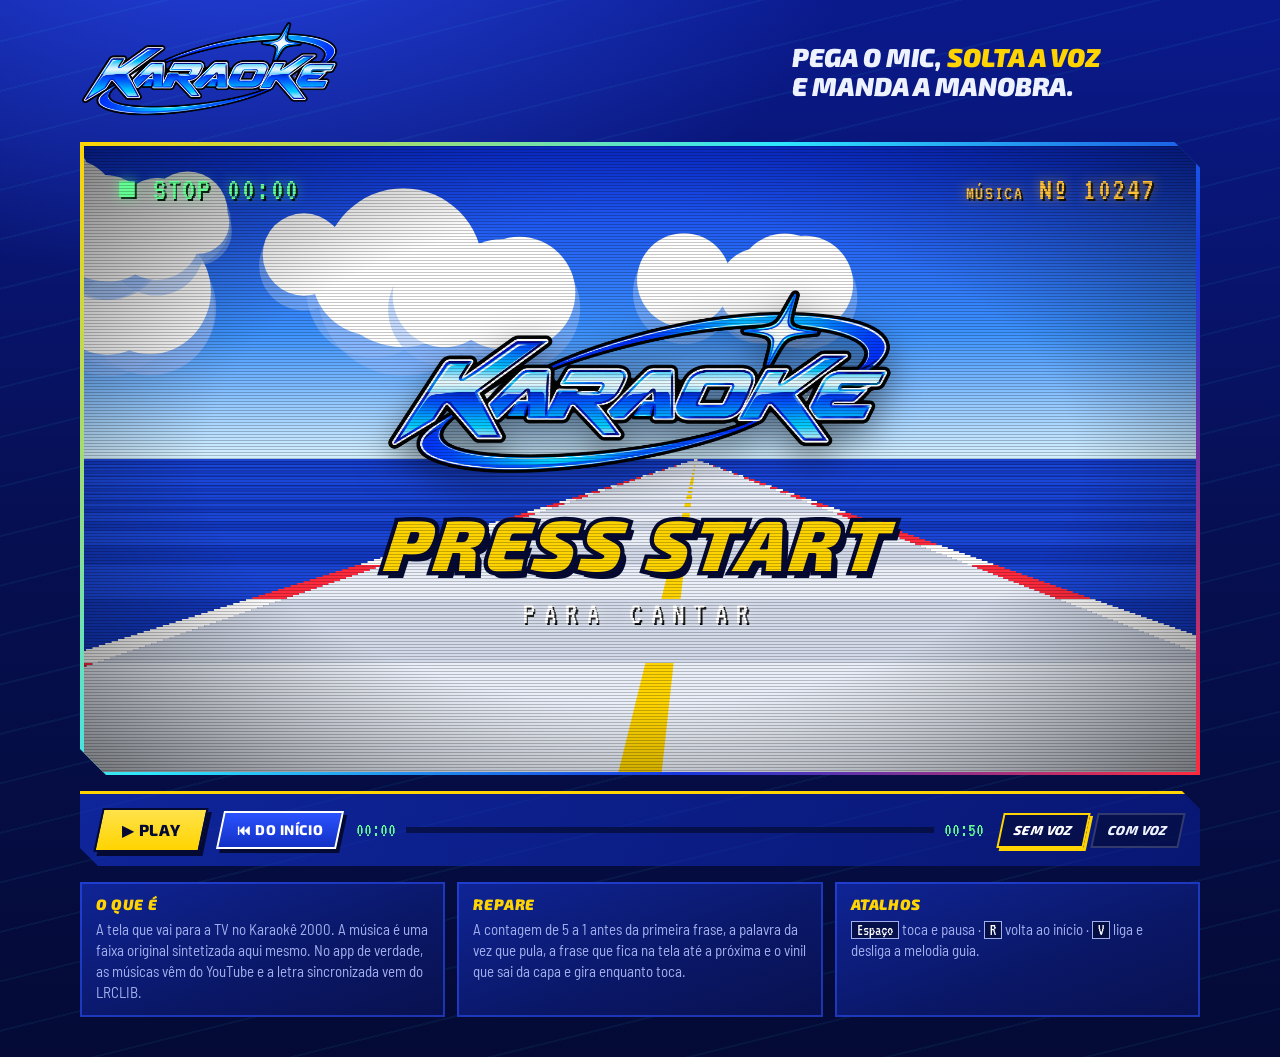
<file: karaoke-2000/index.html>
<!doctype html>
<html lang="pt-BR">
<head>
<meta charset="utf-8">
<meta name="viewport" content="width=device-width, initial-scale=1, viewport-fit=cover">
<meta name="description" content="Karaokê 2000: demo da tela de TV de um app de karaokê no clima dos videokês dos anos 2000. Projeto de Matheus Ribeiro.">
<meta property="og:title" content="Karaokê 2000">
<meta property="og:description" content="Demo da tela de TV: PRESS START, capa com vinil, legenda com contagem e a palavra da vez.">
<link rel="icon" href="../assets/favicon.svg" type="image/svg+xml">
<title>Karaokê 2000</title>
<link rel="preconnect" href="https://fonts.googleapis.com">
<link rel="stylesheet" href="https://fonts.googleapis.com/css2?family=Archivo+Black&family=Barlow+Semi+Condensed:wght@500;600;700&family=Exo+2:ital,wght@1,800;1,900&family=VT323&display=swap">
<style>
/* Layout: palco 16:9 de videokê dos anos 2000 (o que vai para a TV) e, embaixo, a barra de play em placa inclinada de shape de skate */
:root{
  --deep:#040a33; --navy:#0a1650; --blue:#1638e0; --cyan:#2ee6ff; --yellow:#ffd400; --red:#ff2a3d;
  --text:#eef2ff; --muted:#a3b0ee; --osd:#63ff93; --amber:#ffc23a; --lyr-fill:#36d6ff;
  --f-lyr:"Archivo Black","Arial Black",Impact,sans-serif;
  --f-disp:"Exo 2","Arial Black",system-ui,sans-serif;
  --f-ui:"Barlow Semi Condensed","Arial Narrow",system-ui,sans-serif;
  --f-osd:"VT323","Courier New",monospace;
  color-scheme:dark;
}
*,*::before,*::after{box-sizing:border-box}
[hidden]{display:none!important}
html,body{margin:0}
html,body{background:var(--deep);color:var(--text)}
body{font:16px/1.4 var(--f-ui);padding-left:max(16px,env(safe-area-inset-left,0px));padding-right:max(16px,env(safe-area-inset-right,0px));padding-block:18px 40px;
  background:repeating-linear-gradient(-14deg,transparent 0 46px,rgba(46,230,255,.05) 46px 48px),radial-gradient(ellipse 70% 50% at 18% -8%,rgba(47,82,255,.7),transparent 70%),linear-gradient(180deg,#0a1a8c 0,#060f52 520px,var(--deep) 1100px);background-color:var(--deep)}
.app{max-width:1120px;margin:0 auto;display:grid;gap:16px}
.head{display:flex;flex-wrap:wrap;align-items:center;justify-content:space-between;gap:10px 20px}
.head img{width:min(260px,60vw);display:block}
.tag{font:900 italic clamp(18px,3vw,26px)/1.1 var(--f-disp);text-transform:uppercase;text-wrap:balance;max-width:24ch}
.tag em{color:var(--yellow);font-style:inherit}

/* ---------- palco ---------- */
.frame{padding:4px;background:linear-gradient(135deg,var(--yellow),var(--cyan) 40%,var(--blue) 70%,var(--red));clip-path:polygon(0 0,calc(100% - 26px) 0,100% 26px,100% 100%,26px 100%,0 calc(100% - 26px))}
.stage{position:relative;aspect-ratio:16/9;max-width:100%;overflow:hidden;background:#000;container-type:inline-size;user-select:none}
.stage canvas{position:absolute;inset:0;width:100%;height:100%;display:block}
.cover-bg{position:absolute;inset:-8%;background:#000 center/cover no-repeat;filter:blur(2.2cqw) saturate(1.25) brightness(.5);transform:scale(1.05);opacity:0;transition:opacity .6s}
.vignette{position:absolute;inset:0;background:radial-gradient(ellipse at center,transparent 55%,rgba(0,0,0,.5) 100%);pointer-events:none}
.scan{position:absolute;inset:0;pointer-events:none;background:repeating-linear-gradient(to bottom,rgba(0,0,0,.22) 0 1px,transparent 1px 3px);mix-blend-mode:multiply;z-index:8}
.osd{position:absolute;top:2.4cqw;font-family:var(--f-osd);font-size:2.9cqw;line-height:1;color:var(--osd);text-shadow:0 0 .4em rgba(99,255,147,.7),.06em .06em 0 #000;display:flex;gap:1.4cqw;letter-spacing:.05em;z-index:7}
.osd-l{left:3cqw}.osd-r{right:3.6cqw;color:var(--amber);text-shadow:0 0 .4em rgba(255,194,58,.7),.06em .06em 0 #000;align-items:baseline}
.osd-r small{font-size:.62em}

/* tela de abertura */
.start{position:absolute;inset:0;display:grid;place-content:center;justify-items:center;gap:1.2cqw;z-index:6;cursor:pointer;background:none;border:0;color:inherit;font:inherit;padding:0}
.start img{width:46cqw;display:block;filter:drop-shadow(0 1.2cqw 1.6cqw rgba(0,0,0,.5))}
.press{font:900 italic 6.4cqw/1 var(--f-disp);letter-spacing:.06em;color:var(--yellow);paint-order:stroke fill;-webkit-text-stroke:.12em var(--deep);text-shadow:.6cqw .6cqw 0 var(--deep);transform:skewX(-10deg);animation:blink 1.1s steps(2,start) infinite}
.press-s{font-family:var(--f-osd);font-size:2.8cqw;letter-spacing:.3em;color:#fff;text-shadow:0 0 .4em rgba(255,255,255,.6),.06em .06em 0 #000}
.start:focus-visible{outline:.4cqw solid var(--cyan);outline-offset:-1.2cqw}
@keyframes blink{to{visibility:hidden}}

/* capa de EP com o vinil saindo */
.cover-art{position:absolute;left:4.5cqw;top:7cqw;right:5cqw;display:flex;gap:3cqw;align-items:flex-end;opacity:0;transition:opacity .5s;z-index:3}
.sleeve{position:relative;flex:none;width:25cqw;aspect-ratio:1}
.sleeve canvas{position:relative;z-index:1;width:100%;height:100%;display:block;border:.35cqw solid #fff;box-shadow:1.1cqw 1.1cqw 0 rgba(4,10,51,.85)}
.vinyl{position:absolute;top:4%;left:0;width:92%;aspect-ratio:1;border-radius:50%;transform:translateX(var(--vx,0%));box-shadow:.6cqw .8cqw 1.6cqw rgba(0,0,0,.55)}
.disc{position:absolute;inset:0;border-radius:50%;border:.25cqw solid #050507;
  background:radial-gradient(circle,transparent 0 33%,#000 33% 34.5%,transparent 34.5%),repeating-radial-gradient(circle,#0b0b0e 0 .22cqw,#18181d .22cqw .44cqw)}
.lbl{position:absolute;left:33%;top:33%;width:34%;aspect-ratio:1;border-radius:50%;
  background:radial-gradient(circle,transparent 0 56%,rgba(0,0,0,.28) 56% 59%,transparent 59%),linear-gradient(135deg,#ff6fd0 0,#d6249b 45%,#7a0f5a 100%);box-shadow:inset 0 0 0 .25cqw rgba(0,0,0,.35)}
.lbl::before{content:"";position:absolute;left:18%;top:24%;width:30%;height:5%;background:rgba(255,255,255,.55)}
.lbl::after{content:"";position:absolute;left:44%;top:44%;width:12%;aspect-ratio:1;border-radius:50%;background:#050507}
.vinyl::after{content:"";position:absolute;inset:0;border-radius:50%;pointer-events:none;background:conic-gradient(from 20deg,transparent 0 8%,rgba(255,255,255,.16) 13%,transparent 19% 58%,rgba(255,255,255,.12) 63%,transparent 69%)}
.cover-tx{display:grid;gap:.5cqw;min-width:0;padding-bottom:.6cqw;margin-left:var(--vout,0)}
.cover-tx b{font:900 italic 4.4cqw/1.02 var(--f-disp);color:#fff;paint-order:stroke fill;-webkit-text-stroke:.1em var(--navy);text-wrap:balance}
.cover-tx span{font:700 italic 2.5cqw/1.1 var(--f-ui);color:#dfe8ff;text-shadow:0 .1em .3em rgba(0,0,0,.6)}
.cover-tx small{font-family:var(--f-osd);font-size:2.1cqw;color:var(--amber);letter-spacing:.06em;text-shadow:0 0 .4em rgba(255,194,58,.6),.06em .06em 0 #000}
.playing .cover-art,.playing .cover-bg{opacity:1}
.playing .start{display:none}

/* legenda */
.lyrics{position:absolute;left:4.5cqw;right:4.5cqw;bottom:4.2cqw;display:grid;gap:1.2cqw;z-index:4;visibility:hidden}
.playing .lyrics{visibility:visible}
.slot{position:relative;display:flex;align-items:center;min-height:1.35em;font-size:3.9cqw}
.s0{justify-content:flex-start}.s1{justify-content:flex-end}
.wrap{position:relative;display:inline-block;white-space:pre;line-height:1.25;transform:skewX(-7deg)}
.lyr{font-family:var(--f-lyr);letter-spacing:.01em;paint-order:stroke fill;-webkit-text-stroke:.16em var(--navy)}
.lyr span{display:inline-block;transform-origin:50% 80%}
.base{color:#fff;text-shadow:.05em .08em 0 rgba(0,0,0,.55)}
.fill{position:absolute;inset:0;color:var(--lyr-fill);-webkit-text-stroke-color:#fff;text-shadow:0 0 .35em rgba(54,214,255,.55);visibility:hidden}
.cnt{position:absolute;top:-3.6cqw;display:grid;place-items:center;min-width:1.25em;height:1.25em;font:900 italic 4.2cqw/1 var(--f-disp);color:var(--deep);
  background:linear-gradient(180deg,#ffe24a,var(--yellow));border:.18cqw solid #fff;box-shadow:.5cqw .5cqw 0 var(--deep);transform:skewX(-12deg)}
.s0 .cnt{left:0}.s1 .cnt{right:0}
.cnt i{font-style:normal;transform:skewX(12deg)}

/* ---------- barra de play ---------- */
.transport{display:flex;flex-wrap:wrap;align-items:center;gap:12px 16px;background:linear-gradient(90deg,rgba(22,56,224,.55),rgba(11,31,158,.55));border-top:3px solid var(--yellow);padding:14px 18px;
  clip-path:polygon(0 0,calc(100% - 18px) 0,100% 18px,100% 100%,18px 100%,0 calc(100% - 18px))}
.btn{font:800 14px/1 var(--f-disp);text-transform:uppercase;letter-spacing:.04em;color:#fff;background:linear-gradient(180deg,#2a52ff,#1230c4);border:2px solid #fff;padding:10px 15px;cursor:pointer;display:inline-flex;align-items:center;gap:8px;transform:skewX(-12deg);box-shadow:4px 4px 0 var(--deep)}
.btn > *{transform:skewX(12deg)}
.btn:active{transform:skewX(-12deg) translate(3px,3px);box-shadow:1px 1px 0 var(--deep)}
.btn.play{font-size:16px;padding:12px 22px;background:linear-gradient(180deg,#ffe24a,var(--yellow));color:var(--deep);border-color:var(--deep)}
.btn:focus-visible,.tab:focus-visible{outline:3px solid var(--cyan);outline-offset:3px}
.seek{flex:1 1 200px;display:flex;align-items:center;gap:10px;font:20px var(--f-osd);color:var(--osd);min-width:0;font-variant-numeric:tabular-nums}
.bar{flex:1;height:6px;background:rgba(4,10,51,.7);position:relative}
.bar i{position:absolute;left:0;top:0;bottom:0;background:var(--yellow);width:0}
.tabs{display:flex;gap:8px}
.tab{background:rgba(4,10,51,.6);border:2px solid rgba(255,255,255,.18);color:var(--text);font:800 italic 13px/1 var(--f-disp);text-transform:uppercase;letter-spacing:.03em;padding:9px 12px;cursor:pointer;transform:skewX(-12deg)}
.tab[aria-pressed="true"]{border-color:var(--yellow);box-shadow:3px 3px 0 var(--yellow);color:#fff}

.note{display:grid;grid-template-columns:repeat(auto-fit,minmax(min(100%,240px),1fr));gap:12px}
.note div{background:linear-gradient(160deg,#0f2496 0,#0a1766 60%,#08114f);box-shadow:inset 0 0 0 2px rgba(47,82,255,.55);padding:14px 16px;display:grid;gap:6px;align-content:start;min-width:0}
.note b{font:900 italic 15px/1.1 var(--f-disp);text-transform:uppercase;letter-spacing:.04em;color:var(--yellow)}
.note p{margin:0;color:var(--muted);font-size:15px;max-width:60ch}
.note kbd{font:16px var(--f-osd);background:rgba(4,10,51,.7);border:1px solid var(--muted);padding:0 5px;color:#fff}
@media (prefers-reduced-motion:reduce){.press{animation:none}.cover-art,.cover-bg{transition:none}}
</style>
</head>
<body>

<div class="app">
  <header class="head">
    <img src="logo.png" alt="Karaokê">
    <div class="tag">Pega o mic, <em>solta a voz</em> e manda a manobra.</div>
  </header>

  <div class="frame">
    <div class="stage" id="stage">
      <canvas id="bg" aria-hidden="true"></canvas>
      <div class="cover-bg" id="coverBg" aria-hidden="true"></div>
      <div class="vignette"></div>
      <div class="osd osd-l"><span id="osdState">■ STOP</span><span id="osdTime">00:00</span></div>
      <div class="osd osd-r"><small>MÚSICA</small><span>Nº 10247</span></div>

      <div class="cover-art" aria-hidden="true">
        <div class="sleeve">
          <div class="vinyl" id="vinyl"><div class="disc" id="disc"><i class="lbl"></i></div></div>
          <canvas id="cover" width="600" height="600"></canvas>
        </div>
        <div class="cover-tx" id="coverTx"><b>Neon na Avenida</b><span>Banda Demonstração</span><small>Nº 10247 · Faixa original · 96 BPM</small></div>
      </div>

      <div class="lyrics" aria-live="off">
        <div class="slot s0" id="slot0"><div class="wrap"><div class="lyr base"></div><div class="lyr fill" aria-hidden="true"></div></div></div>
        <div class="slot s1" id="slot1"><div class="wrap"><div class="lyr base"></div><div class="lyr fill" aria-hidden="true"></div></div></div>
      </div>

      <button class="start" id="start" type="button" aria-label="Começar a cantar">
        <img src="logo.png" alt="">
        <span class="press">PRESS START</span>
        <span class="press-s">PARA CANTAR</span>
      </button>
      <div class="scan"></div>
    </div>
  </div>

  <div class="transport">
    <button class="btn play" id="play" type="button"><span id="playLbl">▶ Play</span></button>
    <button class="btn" id="restart" type="button"><span>⏮ Do início</span></button>
    <div class="seek"><span id="tCur">00:00</span><div class="bar"><i id="barFill"></i></div><span id="tDur">00:50</span></div>
    <div class="tabs" role="group" aria-label="Voz do cantor">
      <button class="tab" type="button" data-voz="sem" aria-pressed="true">Sem voz</button>
      <button class="tab" type="button" data-voz="com" aria-pressed="false">Com voz</button>
    </div>
  </div>

  <section class="note" aria-label="Sobre esta demo">
    <div><b>O que é</b><p>A tela que vai para a TV no Karaokê 2000. A música é uma faixa original sintetizada aqui mesmo. No app de verdade, as músicas vêm do YouTube e a letra sincronizada vem do LRCLIB.</p></div>
    <div><b>Repare</b><p>A contagem de 5 a 1 antes da primeira frase, a palavra da vez que pula, a frase que fica na tela até a próxima e o vinil que sai da capa e gira enquanto toca.</p></div>
    <div><b>Atalhos</b><p><kbd>Espaço</kbd> toca e pausa · <kbd>R</kbd> volta ao início · <kbd>V</kbd> liga e desliga a melodia guia.</p></div>
  </section>
</div>

<script>
(()=>{
const $=s=>document.querySelector(s);
const stage=$('#stage'),cv=$('#bg'),g=cv.getContext('2d');
const reduce=matchMedia('(prefers-reduced-motion: reduce)').matches;
function rng(seed){return()=>{seed=seed+0x6D2B79F5|0;let t=Math.imul(seed^seed>>>15,1|seed);t=t+Math.imul(t^t>>>7,61|t)^t;return((t^t>>>14)>>>0)/4294967296}}
const fmt=s=>{s=Math.max(0,s|0);return String(s/60|0).padStart(2,'0')+':'+String(s%60).padStart(2,'0')};
const hz=m=>440*2**((m-69)/12);

/* ---------- música original: frases em sílabas, no tempo da batida ---------- */
const BPM=96,SPB=60/BPM;
const LINES=[
 ['Li|guei |o |rá|dio |na es|tra|da',[64,64,65,67,67,65,64,62]],
 ['teu |no|me |to|cou |ou|tra |vez',[62,62,64,65,65,64,62,60]],
 ['a |lu|a a|ce|sa |na |sa|ca|da',[64,64,65,67,69,67,65,64,64]],
 ['lem|bran|do |tu|do |que |tu |fez',[65,64,62,60,62,64,62,60]],
 ['Can|ta |co|mi|go es|ta |noi|te',[67,67,69,71,72,71,69,67]],
 ['ne|on |bri|lhan|do |no o|lhar',[69,69,67,65,64,65,67]],
 ['Se o |mun|do a|pa|gar |a |luz',[67,67,69,71,72,74,72]],
 ['a |gen|te |vai |con|ti|nu|ar',[72,71,69,67,65,64,62,60]],
].map((L,i)=>{const parts=L[0].split('|'),start=8+i*8;
  const syl=parts.map((p,j)=>{const b0=start+j*.5,b1=j<parts.length-1?b0+.5:b0+2;return{text:p,t0:b0*SPB,t1:b1*SPB,midi:L[1][j%L[1].length]}});
  return{syl,t0:syl[0].t0,t1:syl[syl.length-1].t1}});
const DUR=80*SPB;

/* ---------- síntese (WebAudio): pad, baixo, bateria e a melodia guia ---------- */
const A={ctx:null,master:null,sess:null,vbus:null,playing:false,offset:0,startCtx:0,noise:null};
let semVoz=true;
function ensureCtx(){if(A.ctx)return A.ctx;const ctx=new (window.AudioContext||window.webkitAudioContext)();
  const comp=ctx.createDynamicsCompressor();comp.threshold.value=-14;comp.ratio.value=4;comp.connect(ctx.destination);
  A.master=ctx.createGain();A.master.gain.value=.85;A.master.connect(comp);
  const nb=ctx.createBuffer(1,ctx.sampleRate,ctx.sampleRate),d=nb.getChannelData(0),r=rng(9);for(let i=0;i<d.length;i++)d[i]=r()*2-1;A.noise=nb;
  A.ctx=ctx;return ctx}
const now=()=>A.playing?A.offset+(A.ctx.currentTime-A.startCtx):A.offset;
function pad(notes,t,d,dst){const c=A.ctx;notes.forEach(m=>{const o=c.createOscillator(),o2=c.createOscillator(),gn=c.createGain(),lp=c.createBiquadFilter();
  o.type='triangle';o.frequency.value=hz(m);o2.type='sine';o2.frequency.value=hz(m+12);lp.type='lowpass';lp.frequency.value=2600;const dec=Math.min(.7,d*.5);
  gn.gain.setValueAtTime(0,t);gn.gain.linearRampToValueAtTime(.06,t+.02);gn.gain.linearRampToValueAtTime(.022,t+dec);gn.gain.setValueAtTime(.022,Math.max(t+dec,t+d-.1));gn.gain.linearRampToValueAtTime(0,t+d);
  o.connect(lp);o2.connect(lp);lp.connect(gn);gn.connect(dst);o.start(t);o2.start(t);o.stop(t+d+.05);o2.stop(t+d+.05)})}
function bass(m,t,d,dst){const c=A.ctx,o=c.createOscillator(),gn=c.createGain(),lp=c.createBiquadFilter();o.type='square';o.frequency.value=hz(m);lp.type='lowpass';lp.frequency.value=520;
  gn.gain.setValueAtTime(0,t);gn.gain.linearRampToValueAtTime(.13,t+.01);gn.gain.linearRampToValueAtTime(.06,t+d*.6);gn.gain.linearRampToValueAtTime(0,t+d);o.connect(lp);lp.connect(gn);gn.connect(dst);o.start(t);o.stop(t+d+.02)}
function kick(t,dst){const c=A.ctx,o=c.createOscillator(),gn=c.createGain();o.frequency.setValueAtTime(130,t);o.frequency.exponentialRampToValueAtTime(42,t+.12);
  gn.gain.setValueAtTime(.55,t);gn.gain.exponentialRampToValueAtTime(.001,t+.28);o.connect(gn);gn.connect(dst);o.start(t);o.stop(t+.3)}
let nOff=0;
function hit(t,freq,vol,len,dst){const c=A.ctx,s=c.createBufferSource(),f=c.createBiquadFilter(),gn=c.createGain();s.buffer=A.noise;f.type='highpass';f.frequency.value=freq;
  gn.gain.setValueAtTime(vol,t);gn.gain.exponentialRampToValueAtTime(.001,t+len);s.connect(f);f.connect(gn);gn.connect(dst);nOff=(nOff+.137)%.5;s.start(t,nOff);s.stop(t+len+.02)}
function lead(m,t,d,dst){const c=A.ctx,o=c.createOscillator(),lfo=c.createOscillator(),lg=c.createGain(),gn=c.createGain(),lp=c.createBiquadFilter();
  o.type='sawtooth';o.frequency.value=hz(m);lfo.frequency.value=5.5;lg.gain.value=hz(m)*.006;lfo.connect(lg);lg.connect(o.frequency);lp.type='lowpass';lp.frequency.value=2900;lp.Q.value=2;
  gn.gain.setValueAtTime(0,t);gn.gain.linearRampToValueAtTime(.085,t+.03);gn.gain.setValueAtTime(.085,t+d-.06);gn.gain.linearRampToValueAtTime(0,t+d);o.connect(lp);lp.connect(gn);gn.connect(dst);o.start(t);lfo.start(t);o.stop(t+d+.02);lfo.stop(t+d+.02)}
const CH=[[60,64,67],[59,62,67],[57,60,64],[57,60,65]],ROOT=[36,43,45,41];
function schedule(off){const at=s=>A.startCtx+(s-off),ss=A.sess,vb=A.vbus;
  for(let bar=0;bar<20;bar++){const b0=bar*4*SPB,b1=b0+4*SPB;if(b1>off){const s=Math.max(b0,off);pad(CH[bar%4],at(s),b1-s,ss)}
    for(let beat=0;beat<4;beat++){const s=(bar*4+beat)*SPB;
      if(bar>=1&&s>=off)bass(ROOT[bar%4]+(beat===2?12:0),at(s),SPB*.9,ss);
      if(bar>=2&&bar<19&&s>=off){if(beat%2===0)kick(at(s),ss);else hit(at(s),1400,.16,.16,ss)}
      if(bar<19)for(let h=0;h<2;h++){const hs=s+h*SPB/2;if(hs>=off)hit(at(hs),7200,h?.03:.05,.05,ss)}}}
  LINES.forEach(L=>L.syl.forEach(sy=>{if(sy.t0>=off)lead(sy.midi,at(sy.t0),sy.t1-sy.t0-.03,vb)}))}
function play(){const ctx=ensureCtx();if(ctx.state==='suspended')ctx.resume();if(A.offset>=DUR-.05)A.offset=0;
  A.sess=ctx.createGain();A.sess.connect(A.master);A.vbus=ctx.createGain();A.vbus.gain.value=semVoz?0:.6;A.vbus.connect(A.sess);
  A.startCtx=ctx.currentTime+.06;schedule(A.offset);A.playing=true;stage.classList.add('playing');V.t0=performance.now();sync()}
function stopAudio(){if(A.sess){const s=A.sess,c=A.ctx;s.gain.setTargetAtTime(0,c.currentTime,.015);setTimeout(()=>s.disconnect(),120);A.sess=null}}
function pause(){if(!A.playing)return;A.offset=Math.min(now(),DUR);A.playing=false;stopAudio();sync()}
const toggle=()=>A.playing?pause():play();
function restart(){if(A.playing){A.playing=false;stopAudio()}A.offset=0;play()}
function sync(){$('#play').classList.toggle('on',A.playing);$('#playLbl').textContent=A.playing?'❚❚ Pausa':'▶ Play'}
function setVoz(sem){semVoz=sem;document.querySelectorAll('[data-voz]').forEach(b=>b.setAttribute('aria-pressed',String((b.dataset.voz==='sem')===sem)));
  if(A.vbus)A.vbus.gain.setTargetAtTime(sem?0:.6,A.ctx.currentTime,.03)}

/* ---------- capa gerada (semente fixa): faixas diagonais, sol neon e título ---------- */
(function cover(){const c=$('#cover'),x=c.getContext('2d'),W=600,r=rng(2000);
  let gr=x.createLinearGradient(0,0,0,W);gr.addColorStop(0,'#1b0a4a');gr.addColorStop(.55,'#5a1d8f');gr.addColorStop(1,'#ff2a9a');x.fillStyle=gr;x.fillRect(0,0,W,W);
  gr=x.createRadialGradient(400,250,0,400,250,170);gr.addColorStop(0,'#fff3b0');gr.addColorStop(.55,'#ffd400');gr.addColorStop(1,'rgba(255,90,60,0)');x.fillStyle=gr;x.beginPath();x.arc(400,250,170,0,7);x.fill();
  x.fillStyle='rgba(27,10,74,.9)';for(let i=0;i<7;i++)x.fillRect(220,250+i*20,360,4+i*1.6);
  x.save();x.translate(W/2,W/2);x.rotate(-.42);for(let i=-8;i<9;i++){x.fillStyle=i%2?'rgba(46,230,255,.5)':'rgba(255,255,255,.12)';x.fillRect(i*48,-500,10+r()*12,1000)}x.restore();
  x.fillStyle='#fff';x.font='italic 900 74px "Exo 2", "Arial Black", sans-serif';x.save();x.translate(40,470);x.transform(1,0,-.2,1,0,0);
  x.lineWidth=12;x.strokeStyle='#0a1650';x.strokeText('NEON NA',0,0);x.fillText('NEON NA',0,0);x.strokeText('AVENIDA',0,80);x.fillStyle='#ffd400';x.fillText('AVENIDA',0,80);x.restore();
  x.fillStyle='rgba(255,255,255,.85)';x.font='26px VT323, monospace';x.fillText('BANDA DEMONSTRAÇÃO · 2000',40,56);
  const url=c.toDataURL('image/jpeg',.85);$('#coverBg').style.backgroundImage=`url(${url})`;})();

/* ---------- cenário da tela de abertura: pista em pseudo-3D com nuvens ---------- */
const R=rng(7),PUFFS=Array.from({length:7},()=>({x:R(),y:.06+R()*.3,s:.006+R()*.01,sc:.6+R()*.8,b:Array.from({length:6},()=>({dx:(R()-.5)*.14,dy:(R()-.5)*.03,r:.025+R()*.035}))}));
let W=0,H=0;
function resize(){const dpr=Math.min(2,devicePixelRatio||1);W=stage.clientWidth;H=stage.clientHeight;cv.width=Math.round(W*dpr);cv.height=Math.round(H*dpr);g.setTransform(dpr,0,0,dpr,0,0);slots.forEach(s=>s.li=-2)}
function pista(T){const hzY=H*.5,vx=W*.5+Math.sin(T*.35)*W*.06;
  let gr=g.createLinearGradient(0,0,0,hzY);gr.addColorStop(0,'#0a2fe6');gr.addColorStop(.6,'#3d93ff');gr.addColorStop(1,'#d6f1ff');g.fillStyle=gr;g.fillRect(0,0,W,hzY+1);
  PUFFS.forEach(c=>{const cx=((c.x+T*c.s*.2)%1.3-.15)*W,cy=c.y*H;c.b.forEach(b=>{g.fillStyle='rgba(150,190,255,.55)';g.beginPath();g.arc(cx+b.dx*W*c.sc,cy+b.dy*H*c.sc+b.r*W*c.sc*.25,b.r*W*c.sc,0,7);g.fill()});
    c.b.forEach(b=>{g.fillStyle='#fff';g.beginPath();g.arc(cx+b.dx*W*c.sc,cy+b.dy*H*c.sc,b.r*W*c.sc*.92,0,7);g.fill()})});
  const spd=reduce?1.5:7;for(let y=hzY;y<H;y+=2){const p=(y-hzY)/(H-hzY)+.002,band=Math.floor(1/p*1.4+T*spd)%2,cx=vx+(W/2-vx)*p,half=p*W*.78,curb=half*.09;
    g.fillStyle=band?'#1a46d8':'#1238c0';g.fillRect(0,y,W,2);g.fillStyle=band?'#e9eef8':'#d2d9e8';g.fillRect(cx-half,y,half*2,2);
    g.fillStyle=band?'#ff2a3d':'#fff';g.fillRect(cx-half-curb,y,curb,2);g.fillRect(cx+half,y,curb,2);if(band){g.fillStyle='#ffd400';g.fillRect(cx-half*.025,y,half*.05,2)}}}

/* ---------- legenda: frase fica até a próxima, contagem 5→1, palavra da vez pula ---------- */
const slots=[0,1].map(i=>{const el=$('#slot'+i);return{el,wrap:el.querySelector('.wrap'),base:el.querySelector('.base'),fill:el.querySelector('.fill'),li:-2,pos:[],bs:[],fs:[],cur:-1,cn:null,dn:0}});
function render(s,li){if(s.li===li)return;s.li=li;const L=LINES[li];s.base.textContent='';s.fill.textContent='';s.wrap.style.fontSize='';s.pos=[];s.bs=[];s.fs=[];s.cur=-1;
  if(!L){s.fill.style.visibility='hidden';return}
  L.syl.forEach(sy=>{const a=document.createElement('span');a.textContent=sy.text;s.base.appendChild(a);const b=document.createElement('span');b.textContent=sy.text;s.fill.appendChild(b);s.bs.push(a);s.fs.push(b)});
  const avail=s.el.clientWidth*.9,w=s.wrap.offsetWidth;if(w>avail&&avail>0){const fs=parseFloat(getComputedStyle(s.el).fontSize);s.wrap.style.fontSize=(fs*avail/w)+'px'}
  s.pos=s.bs.map(a=>({x:a.offsetLeft,w:a.offsetWidth}));s.W=s.wrap.offsetWidth}
function wipe(s,t){const L=LINES[s.li];if(!L)return;let x=0,cur=-1;
  for(let k=0;k<L.syl.length;k++){const sy=L.syl[k],p=s.pos[k];if(!p)break;if(t>=sy.t1){x=p.x+p.w;continue}if(t>sy.t0){x=p.x+p.w*((t-sy.t0)/(sy.t1-sy.t0));cur=k}break}
  if(s.cur!==cur){if(s.cur>=0&&s.bs[s.cur]){s.bs[s.cur].style.transform='';s.fs[s.cur].style.transform=''}s.cur=cur}
  if(cur>=0&&!reduce){const sy=L.syl[cur],p=(t-sy.t0)/(sy.t1-sy.t0),e=p<.2?1-(1-p/.2)**3:1-.65*Math.min(1,(p-.2)/.5),tr=`translateY(${(-.14*e).toFixed(3)}em) scale(${(1+.16*e).toFixed(3)})`;s.bs[cur].style.transform=tr;s.fs[cur].style.transform=tr}
  if(x<=0){s.fill.style.visibility='hidden';return}s.fill.style.visibility='visible';s.fill.style.clipPath=`inset(-40% ${x>=s.W-.5?-40:s.W-x}px -40% -40px)`}
function count(s,n,f){if(s.dn!==n){s.dn=n;if(s.cn){s.cn.remove();s.cn=null}if(n){s.cn=document.createElement('span');s.cn.className='cnt';s.cn.innerHTML=`<i>${n}</i>`;s.el.appendChild(s.cn)}}
  if(n&&s.cn&&!reduce){const pop=f<.22?1+.35*(1-f/.22)**2:1;s.cn.style.transform=`skewX(-12deg) scale(${pop.toFixed(3)})`}}
function update(t){const n=LINES.length;let c=-1;while(c+1<n&&LINES[c+1].t0<=t)c++;let show=Math.max(0,c);if(c>=0&&c+1<n&&t>LINES[c].t1+2.5)show=c+1;
  const want=[-1,-1];if(show<n)want[show%2]=show;if(show+1<n)want[(show+1)%2]=show+1;
  const u=c+1;let ci=-1,cn=0,cf=0;
  if(u<n&&(c<0||t>=LINES[c].t1)){const L=LINES[u],gap=u===0?L.t0:L.t0-LINES[u-1].t1,rem=L.t0-t,from=Math.min(5,Math.floor((gap-.4)/SPB));
    if(rem>0&&from>=3&&rem<=from*SPB){cn=Math.ceil(rem/SPB);cf=cn-rem/SPB;ci=u%2}}
  slots.forEach((s,i)=>{render(s,want[i]);wipe(s,t);count(s,ci===i?cn:0,cf)});
  $('#osdState').textContent=A.playing?'▶ PLAY':(t>0?'❚❚ PAUSE':'■ STOP');const f=fmt(t);$('#osdTime').textContent=f;$('#tCur').textContent=f;$('#barFill').style.width=(t/DUR*100).toFixed(2)+'%'}

/* ---------- vinil: sai da capa e gira a 33⅓ rpm enquanto toca ---------- */
const V={t0:0,ang:0,last:0};
function vinyl(ts){const dt=V.last?ts-V.last:0;V.last=ts;if(!stage.classList.contains('playing'))return;
  const p=Math.min(1,(ts-V.t0)/900),e=1-(1-p)**3;$('#vinyl').style.setProperty('--vx',(46*e).toFixed(2)+'%');$('#coverTx').style.setProperty('--vout',(25*.92*.46*e).toFixed(2)+'cqw');
  if(A.playing&&!reduce)V.ang=(V.ang+dt*.2)%360;$('#disc').style.transform=`rotate(${V.ang.toFixed(1)}deg)`}

function frame(ts){const T=(reduce?.25:1)*ts/1000;if(W&&H&&!stage.classList.contains('playing'))pista(T);
  let t=A.ctx?now():A.offset;if(A.playing&&t>=DUR){A.offset=0;A.playing=false;stopAudio();sync();stage.classList.remove('playing');t=0}
  update(t);vinyl(ts);requestAnimationFrame(frame)}

new ResizeObserver(resize).observe(stage);resize();
$('#tDur').textContent=fmt(DUR);
$('#start').onclick=play;$('#play').onclick=toggle;$('#restart').onclick=restart;
document.querySelectorAll('[data-voz]').forEach(b=>b.onclick=()=>setVoz(b.dataset.voz==='sem'));
document.addEventListener('keydown',e=>{if(e.target.matches&&e.target.matches('input,textarea'))return;const k=e.key.toLowerCase();
  if(k===' '){e.preventDefault();toggle()}else if(k==='r')restart();else if(k==='v')setVoz(!semVoz)});
requestAnimationFrame(frame);
})();
</script>

</body>
</html>
</file>
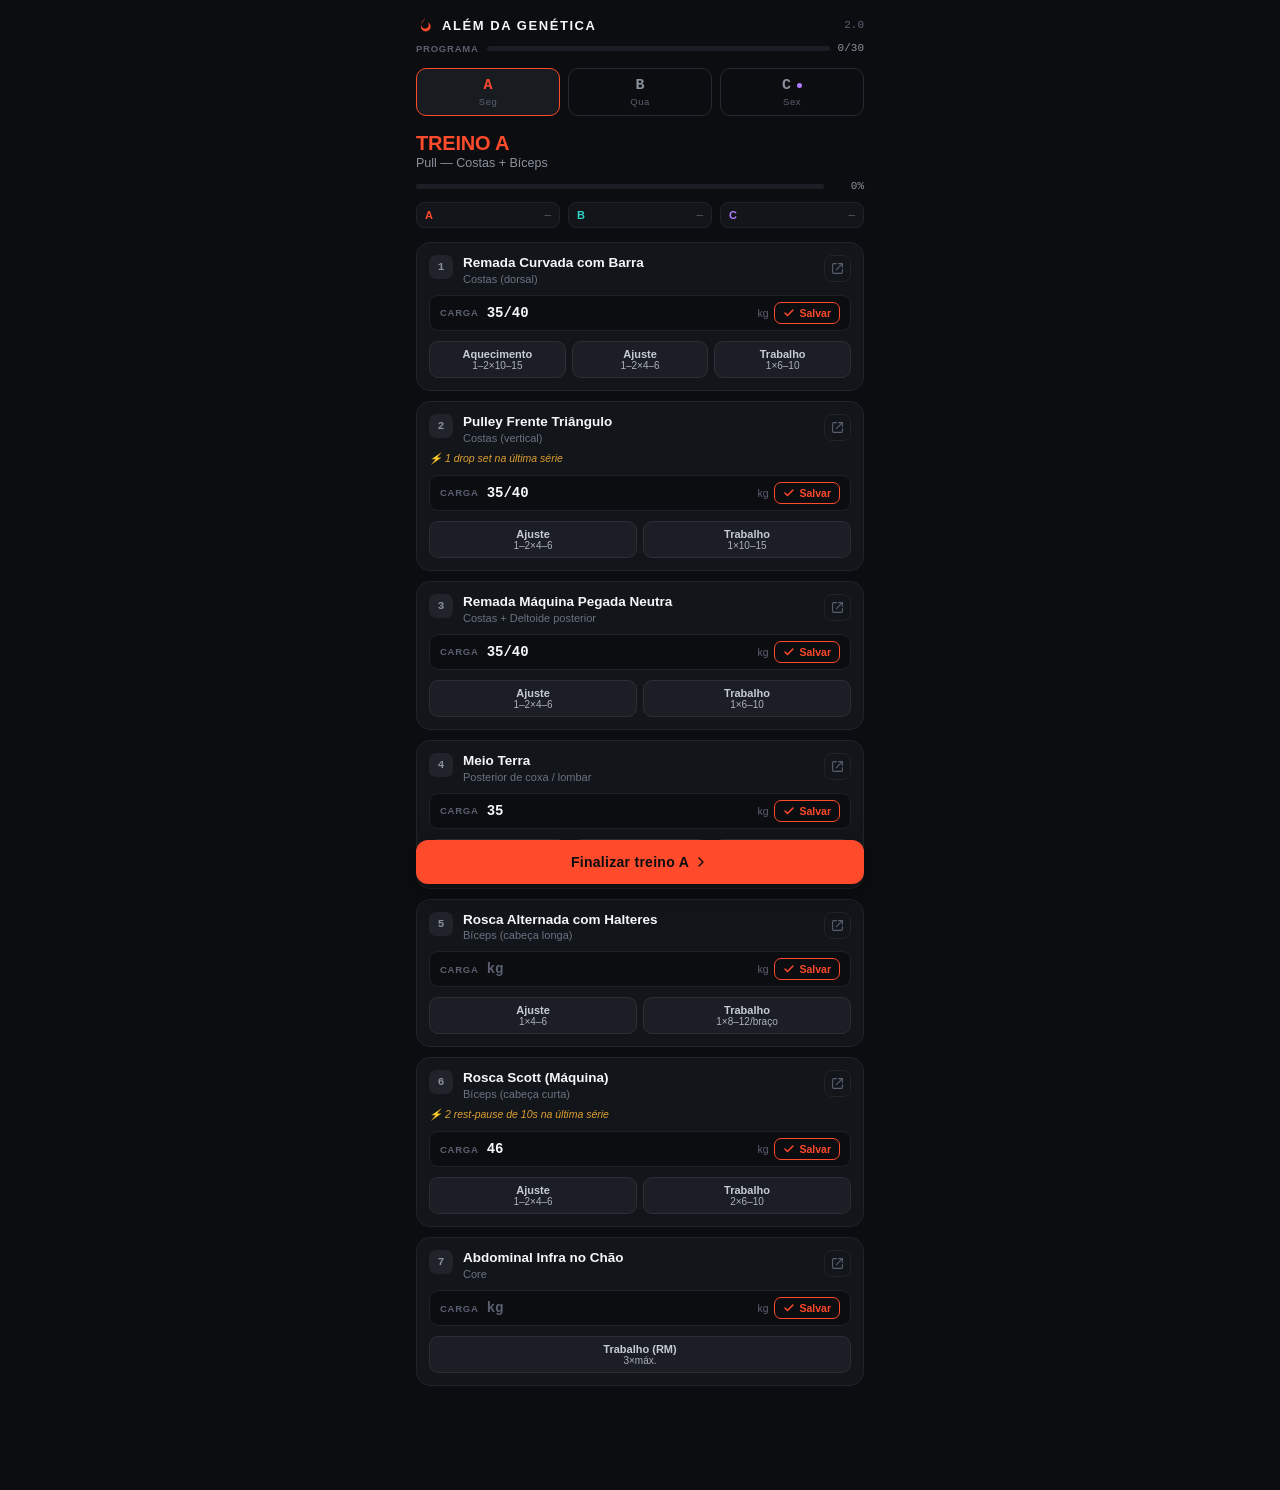
<file: treino/index.html>
<!DOCTYPE html>
<html lang="pt-BR">
<head>
<meta charset="UTF-8">
<meta name="viewport" content="width=device-width, initial-scale=1, maximum-scale=1, viewport-fit=cover">
<meta name="robots" content="noindex, nofollow">
<title>Além da Genética</title>

<!-- App icon (used as the home-screen shortcut icon) -->
<link rel="icon" href="[data-uri]">
<link rel="apple-touch-icon" href="[data-uri]">

<!-- iOS/Android home-screen app behavior -->
<meta name="apple-mobile-web-app-capable" content="yes">
<meta name="apple-mobile-web-app-status-bar-style" content="black-translucent">
<meta name="apple-mobile-web-app-title" content="Além da Genética">
<meta name="mobile-web-app-capable" content="yes">
<meta name="theme-color" content="#0B0D10">

<script src="./vendor/react.production.min.js"></script>
<script src="./vendor/react-dom.production.min.js"></script>

<style>
  html, body { margin: 0; padding: 0; background: #0B0D10; }
  #root { min-height: 100vh; }
</style>
</head>
<body>
<div id="root"></div>

<script>
const {
  useState,
  useEffect,
  useRef,
  useCallback
} = React;

// ---------------------------------------------------------------------------
// Minimal inline icon set (no external icon library needed for HTML artifact)
// ---------------------------------------------------------------------------
const Icon = ({
  children,
  size = 16,
  ...props
}) => /*#__PURE__*/React.createElement("svg", {
  width: size,
  height: size,
  viewBox: "0 0 24 24",
  fill: "none",
  stroke: "currentColor",
  strokeWidth: "2",
  strokeLinecap: "round",
  strokeLinejoin: "round",
  ...props
}, children);
const Play = p => /*#__PURE__*/React.createElement(Icon, p, /*#__PURE__*/React.createElement("polygon", {
  points: "6 3 20 12 6 21 6 3",
  fill: "currentColor",
  stroke: "none"
}));
const Pause = p => /*#__PURE__*/React.createElement(Icon, p, /*#__PURE__*/React.createElement("rect", {
  x: "6",
  y: "4",
  width: "4",
  height: "16",
  fill: "currentColor",
  stroke: "none"
}), /*#__PURE__*/React.createElement("rect", {
  x: "14",
  y: "4",
  width: "4",
  height: "16",
  fill: "currentColor",
  stroke: "none"
}));
const Check = p => /*#__PURE__*/React.createElement(Icon, p, /*#__PURE__*/React.createElement("polyline", {
  points: "20 6 9 17 4 12"
}));
const RotateCcw = p => /*#__PURE__*/React.createElement(Icon, p, /*#__PURE__*/React.createElement("path", {
  d: "M3 12a9 9 0 1 0 3-6.7"
}), /*#__PURE__*/React.createElement("polyline", {
  points: "3 3 3 9 9 9"
}));
const X = p => /*#__PURE__*/React.createElement(Icon, p, /*#__PURE__*/React.createElement("line", {
  x1: "18",
  y1: "6",
  x2: "6",
  y2: "18"
}), /*#__PURE__*/React.createElement("line", {
  x1: "6",
  y1: "6",
  x2: "18",
  y2: "18"
}));
const ExternalLink = p => /*#__PURE__*/React.createElement(Icon, p, /*#__PURE__*/React.createElement("path", {
  d: "M14 3h7v7"
}), /*#__PURE__*/React.createElement("path", {
  d: "M10 14 21 3"
}), /*#__PURE__*/React.createElement("path", {
  d: "M21 14v5a2 2 0 0 1-2 2H5a2 2 0 0 1-2-2V5a2 2 0 0 1 2-2h5"
}));
const Flame = p => /*#__PURE__*/React.createElement(Icon, p, /*#__PURE__*/React.createElement("path", {
  d: "M12 2c-1.5 4-5 5-5 9.5a5 5 0 0 0 10 0c0-1.3-.7-2.3-1.2-3.3 2 1.2 3.7 3.4 3.7 6a6.5 6.5 0 0 1-13 0c0-5.7 4.5-6.8 5.5-12.2z",
  fill: "currentColor",
  stroke: "none"
}));
const ChevronRight = p => /*#__PURE__*/React.createElement(Icon, p, /*#__PURE__*/React.createElement("polyline", {
  points: "9 18 15 12 9 6"
}));

// ---------------------------------------------------------------------------
// DATA — Além da Genética 2.0 (PPL 3x/semana)
// ---------------------------------------------------------------------------
const DAYS = {
  A: {
    label: "Treino A",
    sub: "Pull — Costas + Bíceps",
    weekday: 1,
    accent: "#FF4B2B",
    exercises: [{
      id: "remada-curvada",
      name: "Remada Curvada com Barra",
      focus: "Costas (dorsal)",
      video: "https://www.youtube.com/watch?v=s4jeKLRghTM",
      defaultLoad: "35/40",
      stages: [{
        label: "Aquecimento",
        sets: "1–2",
        reps: "10–15",
        rest: 60
      }, {
        label: "Ajuste",
        sets: "1–2",
        reps: "4–6",
        rest: 90
      }, {
        label: "Trabalho",
        sets: "1",
        reps: "6–10",
        rest: 150
      }]
    }, {
      id: "pulley-triangulo",
      name: "Pulley Frente Triângulo",
      focus: "Costas (vertical)",
      video: "https://www.youtube.com/watch?v=dTxh2JjwzDQ",
      defaultLoad: "35/40",
      note: "1 drop set na última série",
      stages: [{
        label: "Ajuste",
        sets: "1–2",
        reps: "4–6",
        rest: 60
      }, {
        label: "Trabalho",
        sets: "1",
        reps: "10–15",
        rest: 120
      }]
    }, {
      id: "remada-neutra",
      name: "Remada Máquina Pegada Neutra",
      focus: "Costas + Deltoide posterior",
      video: "https://www.youtube.com/watch?v=O7fTyXqvt6Q",
      defaultLoad: "35/40",
      stages: [{
        label: "Ajuste",
        sets: "1–2",
        reps: "4–6",
        rest: 90
      }, {
        label: "Trabalho",
        sets: "1",
        reps: "6–10",
        rest: 150
      }]
    }, {
      id: "meio-terra",
      name: "Meio Terra",
      focus: "Posterior de coxa / lombar",
      video: "https://www.youtube.com/watch?v=2SUv5VI8iHU",
      defaultLoad: "35",
      stages: [{
        label: "Aquecimento",
        sets: "1",
        reps: "10–15",
        rest: 60
      }, {
        label: "Ajuste",
        sets: "1–2",
        reps: "4–6",
        rest: 90
      }, {
        label: "Trabalho",
        sets: "1",
        reps: "6–10",
        rest: 150
      }]
    }, {
      id: "rosca-alternada",
      name: "Rosca Alternada com Halteres",
      focus: "Bíceps (cabeça longa)",
      video: "https://www.youtube.com/watch?v=P-boCddkUVg",
      defaultLoad: "",
      stages: [{
        label: "Ajuste",
        sets: "1",
        reps: "4–6",
        rest: 90
      }, {
        label: "Trabalho",
        sets: "1",
        reps: "8–12/braço",
        rest: 90
      }]
    }, {
      id: "rosca-scott",
      name: "Rosca Scott (Máquina)",
      focus: "Bíceps (cabeça curta)",
      video: "https://www.youtube.com/watch?v=L0BmzChjQV8",
      defaultLoad: "46",
      note: "2 rest-pause de 10s na última série",
      stages: [{
        label: "Ajuste",
        sets: "1–2",
        reps: "4–6",
        rest: 90
      }, {
        label: "Trabalho",
        sets: "2",
        reps: "6–10",
        rest: 120
      }]
    }, {
      id: "abdominal-infra",
      name: "Abdominal Infra no Chão",
      focus: "Core",
      video: "https://www.youtube.com/watch?v=WsQ6RmkM3MQ",
      defaultLoad: "",
      isRM: true,
      stages: [{
        label: "Trabalho (RM)",
        sets: "3",
        reps: "máx.",
        rest: 60
      }]
    }]
  },
  B: {
    label: "Treino B",
    sub: "Push — Peito + Ombros + Tríceps",
    weekday: 3,
    accent: "#2FD4C8",
    exercises: [{
      id: "supino-inclinado",
      name: "Supino Inclinado (Halteres/Máquina)",
      focus: "Peito superior",
      video: "https://www.youtube.com/watch?v=G-i3jMIbDmo",
      defaultLoad: "16/18/20",
      stages: [{
        label: "Aquecimento",
        sets: "1–2",
        reps: "10–15",
        rest: 60
      }, {
        label: "Ajuste",
        sets: "1–2",
        reps: "4–6",
        rest: 90
      }, {
        label: "Trabalho",
        sets: "1",
        reps: "6–10",
        rest: 150
      }]
    }, {
      id: "supino-reto",
      name: "Supino Reto (Halteres/Máquina)",
      focus: "Peito médio",
      video: "https://www.youtube.com/watch?v=NtYLAn6R3Hs",
      defaultLoad: "18/20",
      note: "2 rest-pause de 10s na última série",
      stages: [{
        label: "Ajuste",
        sets: "1–2",
        reps: "4–6",
        rest: 90
      }, {
        label: "Trabalho",
        sets: "1",
        reps: "6–10",
        rest: 150
      }]
    }, {
      id: "convergente",
      name: "Máquina Convergente — Peito",
      focus: "Peito",
      video: "https://www.youtube.com/watch?v=Q_GpL0Aog5A",
      defaultLoad: "45/50",
      stages: [{
        label: "Ajuste",
        sets: "1",
        reps: "4–6",
        rest: 90
      }, {
        label: "Trabalho",
        sets: "1",
        reps: "6–10",
        rest: 150
      }]
    }, {
      id: "voador",
      name: "Voador",
      focus: "Peito (isolado)",
      video: "https://www.youtube.com/watch?v=a5XwjsD3AOI",
      defaultLoad: "47",
      note: "1 drop set na última série",
      stages: [{
        label: "Ajuste",
        sets: "1–2",
        reps: "4–6",
        rest: 60
      }, {
        label: "Trabalho",
        sets: "1",
        reps: "10–15",
        rest: 60
      }]
    }, {
      id: "elevacao-frontal",
      name: "Elevação Frontal",
      focus: "Deltoide anterior",
      video: "https://www.youtube.com/watch?v=jhxLYSm_P-k",
      defaultLoad: "8",
      stages: [{
        label: "Ajuste",
        sets: "1",
        reps: "4–6",
        rest: 90
      }, {
        label: "Trabalho",
        sets: "1",
        reps: "6–10",
        rest: 150
      }]
    }, {
      id: "elevacao-lateral",
      name: "Elevação Lateral Sentado",
      focus: "Deltoide lateral",
      video: "https://www.youtube.com/watch?v=YsfdRrrKKcc",
      defaultLoad: "8",
      note: "1 drop set na última série",
      stages: [{
        label: "Ajuste",
        sets: "1–2",
        reps: "4–6",
        rest: 60
      }, {
        label: "Trabalho",
        sets: "1",
        reps: "8–12",
        rest: 60
      }]
    }, {
      id: "triceps-corda",
      name: "Tríceps Corda",
      focus: "Tríceps",
      video: "https://www.youtube.com/watch?v=M-DTY40JG9M",
      defaultLoad: "16/18",
      note: "2 rest-pause de 10s na última série",
      stages: [{
        label: "Ajuste",
        sets: "1–2",
        reps: "4–6",
        rest: 90
      }, {
        label: "Trabalho",
        sets: "2",
        reps: "6–10",
        rest: 150
      }]
    }, {
      id: "panturrilha-legpress",
      name: "Panturrilha (Leg Press)",
      focus: "Panturrilha",
      video: "https://www.youtube.com/watch?v=F7_8z_7Kwks",
      defaultLoad: "95",
      stages: [{
        label: "Aquecimento",
        sets: "1–2",
        reps: "10–15",
        rest: 60
      }, {
        label: "Ajuste",
        sets: "1–2",
        reps: "4–6",
        rest: 90
      }, {
        label: "Trabalho",
        sets: "3",
        reps: "8–12",
        rest: 150
      }]
    }]
  },
  C: {
    label: "Treino C",
    sub: "Legs",
    weekday: 5,
    accent: "#B27CFF",
    exercises: [{
      id: "extensora",
      name: "Extensora",
      focus: "Quadríceps",
      video: "https://www.youtube.com/watch?v=Svq2T3L9oKo",
      defaultLoad: "65/85",
      stages: [{
        label: "Aquecimento",
        sets: "1–2",
        reps: "10–15",
        rest: 60
      }, {
        label: "Ajuste",
        sets: "1–2",
        reps: "4–6",
        rest: 90
      }, {
        label: "Trabalho",
        sets: "1",
        reps: "6–10",
        rest: 150
      }]
    }, {
      id: "agachamento-smith",
      name: "Agachamento Smith",
      focus: "Quadríceps + Glúteo",
      video: "https://www.youtube.com/watch?v=7p_qycgzx4U",
      defaultLoad: "20/40",
      note: "2 rest-pause de 10s na última série",
      stages: [{
        label: "Aquecimento",
        sets: "1",
        reps: "10–15",
        rest: 60
      }, {
        label: "Ajuste",
        sets: "1–2",
        reps: "4–6",
        rest: 90
      }, {
        label: "Trabalho",
        sets: "1",
        reps: "6–10",
        rest: 150
      }]
    }, {
      id: "leg-press-45",
      name: "Leg Press 45°",
      focus: "Quadríceps + Glúteo",
      video: "https://www.youtube.com/watch?v=waAxlYvtCcI",
      defaultLoad: "60/80",
      note: "10 reps parciais após a falha",
      stages: [{
        label: "Ajuste",
        sets: "1–2",
        reps: "4–6",
        rest: 90
      }, {
        label: "Trabalho",
        sets: "1",
        reps: "6–10",
        rest: 150
      }]
    }, {
      id: "flexora-deitada",
      name: "Flexora Deitada",
      focus: "Posterior de coxa",
      video: "https://www.youtube.com/watch?v=LmZDCe78Pb0",
      defaultLoad: "32/39",
      note: "2 rest-pause de 10s na última série",
      stages: [{
        label: "Aquecimento",
        sets: "1",
        reps: "10–15",
        rest: 60
      }, {
        label: "Ajuste",
        sets: "1–2",
        reps: "4–6",
        rest: 90
      }, {
        label: "Trabalho",
        sets: "1",
        reps: "6–10",
        rest: 150
      }]
    }, {
      id: "stiff",
      name: "Stiff",
      focus: "Posterior de coxa / lombar",
      video: "https://www.youtube.com/watch?v=_rdB0ZJaNws",
      defaultLoad: "20",
      stages: [{
        label: "Aquecimento",
        sets: "1",
        reps: "10–15",
        rest: 60
      }, {
        label: "Ajuste",
        sets: "1–2",
        reps: "4–6",
        rest: 90
      }, {
        label: "Trabalho",
        sets: "1",
        reps: "6–10",
        rest: 150
      }]
    }, {
      id: "abdominal-maquina",
      name: "Abdominal na Máquina",
      focus: "Core",
      video: "https://www.youtube.com/watch?v=pR7WtwTOOTw",
      defaultLoad: "",
      stages: [{
        label: "Trabalho",
        sets: "3",
        reps: "8–15",
        rest: 60
      }]
    }]
  }
};
const DAY_ORDER = ["A", "B", "C"];
const PROGRAM_TOTAL_DAYS = 30;
const WEEKDAY_NAMES = ["Dom", "Seg", "Ter", "Qua", "Qui", "Sex", "Sáb"];
function fmtTime(s) {
  const m = Math.floor(s / 60).toString().padStart(2, "0");
  const sec = Math.floor(s % 60).toString().padStart(2, "0");
  return `${m}:${sec}`;
}
function todayStr() {
  return new Date().toISOString().slice(0, 10);
}
function parseFirstNumber(str) {
  if (!str) return null;
  const m = String(str).match(/(\d+(\.\d+)?)/);
  return m ? parseFloat(m[1]) : null;
}
function TreinoApp() {
  const [activeDay, setActiveDay] = useState("A");
  const [loads, setLoads] = useState({});
  const [history, setHistory] = useState([]);
  const [doneStages, setDoneStages] = useState({});
  const [timer, setTimer] = useState(null);
  const [loaded, setLoaded] = useState(false);
  const [toast, setToast] = useState(null);
  const [daysCompleted, setDaysCompleted] = useState(0);
  const intervalRef = useRef(null);
  const saveTimeoutRef = useRef(null);
  useEffect(() => {
    let loadedLoads = {};
    let loadedHistory = [];
    try {
      const raw = localStorage.getItem("ag-loads");
      if (raw) loadedLoads = JSON.parse(raw);
    } catch (e) {}
    try {
      const raw = localStorage.getItem("ag-history");
      if (raw) loadedHistory = JSON.parse(raw);
    } catch (e) {}
    let loadedDays = 0;
    try {
      const raw = localStorage.getItem("ag-days-completed");
      if (raw) loadedDays = Math.max(0, Math.min(PROGRAM_TOTAL_DAYS, parseInt(raw, 10) || 0));
    } catch (e) {}
    setLoads(loadedLoads);
    setHistory(loadedHistory);
    setDaysCompleted(loadedDays);
    setLoaded(true);
  }, []);
  useEffect(() => {
    if (timer && timer.seconds > 0) {
      intervalRef.current = setInterval(() => {
        setTimer(t => {
          if (!t) return t;
          if (t.seconds <= 1) {
            clearInterval(intervalRef.current);
            return {
              ...t,
              seconds: 0,
              done: true
            };
          }
          return {
            ...t,
            seconds: t.seconds - 1
          };
        });
      }, 1000);
      return () => clearInterval(intervalRef.current);
    }
  }, [timer && timer.running]);
  const showToast = msg => {
    setToast(msg);
    setTimeout(() => setToast(null), 2000);
  };
  const saveLoadsNow = newLoads => {
    try {
      localStorage.setItem("ag-loads", JSON.stringify(newLoads));
      return true;
    } catch (e) {
      console.error("Erro ao salvar cargas", e);
      return false;
    }
  };
  const saveLoads = useCallback(newLoads => {
    clearTimeout(saveTimeoutRef.current);
    saveTimeoutRef.current = setTimeout(() => saveLoadsNow(newLoads), 500);
  }, []);
  const handleLoadChange = (exerciseId, value) => {
    setLoads(prev => {
      const next = {
        ...prev,
        [exerciseId]: value
      };
      saveLoads(next);
      return next;
    });
  };
  const handleSaveLoadClick = () => {
    clearTimeout(saveTimeoutRef.current);
    const ok = saveLoadsNow(loads);
    showToast(ok ? "Carga salva" : "Erro ao salvar. Tente novamente.");
  };
  const toggleStage = (exerciseId, stageIdx, stage) => {
    setDoneStages(prev => {
      const current = new Set(prev[exerciseId] || []);
      const willBeDone = !current.has(stageIdx);
      if (willBeDone) {
        current.add(stageIdx);
        setTimer({
          seconds: stage.rest,
          total: stage.rest,
          running: true,
          exerciseId,
          stageLabel: stage.label
        });
      } else {
        current.delete(stageIdx);
      }
      return {
        ...prev,
        [exerciseId]: current
      };
    });
  };
  const toggleExerciseDone = ex => {
    setDoneStages(prev => {
      const current = prev[ex.id] || new Set();
      const isAllDone = current.size === ex.stages.length;
      const next = isAllDone ? new Set() : new Set(ex.stages.map((_, i) => i));
      return {
        ...prev,
        [ex.id]: next
      };
    });
  };
  const pauseResumeTimer = () => setTimer(t => t ? {
    ...t,
    running: !t.running
  } : t);
  const dismissTimer = () => setTimer(null);
  const finalizarTreino = async () => {
    const day = DAYS[activeDay];
    const date = todayStr();
    const entries = day.exercises.filter(ex => (doneStages[ex.id] || new Set()).size > 0).map(ex => ({
      date,
      day: activeDay,
      exerciseId: ex.id,
      name: ex.name,
      load: loads[ex.id] ?? ex.defaultLoad ?? "",
      stagesCompleted: (doneStages[ex.id] || new Set()).size,
      stagesTotal: ex.stages.length
    }));
    if (entries.length === 0) {
      showToast("Marque pelo menos uma série antes de finalizar.");
      return;
    }
    const newHistory = [...history, ...entries];
    const newDaysCompleted = Math.min(PROGRAM_TOTAL_DAYS, daysCompleted + 1);
    setHistory(newHistory);
    setDaysCompleted(newDaysCompleted);
    try {
      localStorage.setItem("ag-history", JSON.stringify(newHistory));
      localStorage.setItem("ag-days-completed", String(newDaysCompleted));
      showToast(`Treino ${activeDay} salvo — dia ${newDaysCompleted}/${PROGRAM_TOTAL_DAYS} do programa`);
      setDoneStages({});
    } catch (e) {
      showToast("Erro ao salvar. Tente novamente.");
    }
  };
  const day = DAYS[activeDay];
  const totalStages = day.exercises.reduce((a, ex) => a + ex.stages.length, 0);
  const completedStages = day.exercises.reduce((a, ex) => a + (doneStages[ex.id] ? doneStages[ex.id].size : 0), 0);
  const progressPct = totalStages ? Math.round(completedStages / totalStages * 100) : 0;
  const lastTrained = dayKey => {
    const entries = history.filter(h => h.day === dayKey);
    if (entries.length === 0) return null;
    return entries[entries.length - 1].date;
  };
  const todayWeekday = new Date().getDay();
  const historyFor = exerciseId => history.filter(h => h.exerciseId === exerciseId).slice(-5).map(h => parseFirstNumber(h.load)).filter(v => v !== null);
  return /*#__PURE__*/React.createElement("div", {
    style: styles.app
  }, /*#__PURE__*/React.createElement("style", null, `
        * { box-sizing: border-box; }
        input[type="text"]::placeholder { color: #5A6070; }
        input[type="text"]:focus { outline: 2px solid ${day.accent}; outline-offset: 1px; }
        button:focus-visible { outline: 2px solid #fff; outline-offset: 2px; }
        @keyframes pulseRing { 0%,100% { box-shadow: 0 0 0 0 rgba(255,75,43,0.35);} 50% { box-shadow: 0 0 0 10px rgba(255,75,43,0);} }
        @keyframes slideUp { from { transform: translateY(12px); opacity:0;} to { transform: translateY(0); opacity:1;} }
      `), /*#__PURE__*/React.createElement("div", {
    style: styles.header
  }, /*#__PURE__*/React.createElement("div", {
    style: {
      display: "flex",
      alignItems: "center",
      gap: 8
    }
  }, /*#__PURE__*/React.createElement(Flame, {
    size: 18,
    color: day.accent
  }), /*#__PURE__*/React.createElement("span", {
    style: styles.brand
  }, "ALÉM DA GENÉTICA")), /*#__PURE__*/React.createElement("span", {
    style: styles.brandVersion
  }, "2.0")), /*#__PURE__*/React.createElement("div", {
    style: styles.programRow
  }, /*#__PURE__*/React.createElement("span", {
    style: styles.programLabel
  }, "PROGRAMA"), /*#__PURE__*/React.createElement("div", {
    style: styles.programTrack
  }, /*#__PURE__*/React.createElement("div", {
    style: {
      ...styles.programFill,
      width: `${Math.round(daysCompleted / PROGRAM_TOTAL_DAYS * 100)}%`
    }
  })), /*#__PURE__*/React.createElement("span", {
    style: styles.programCount
  }, daysCompleted, "/", PROGRAM_TOTAL_DAYS)), /*#__PURE__*/React.createElement("div", {
    style: styles.tabRow
  }, DAY_ORDER.map(k => {
    const d = DAYS[k];
    const isToday = d.weekday === todayWeekday;
    const active = activeDay === k;
    return /*#__PURE__*/React.createElement("button", {
      key: k,
      onClick: () => setActiveDay(k),
      style: {
        ...styles.tab,
        borderColor: active ? d.accent : "#262B31",
        background: active ? "#181B20" : "transparent"
      }
    }, /*#__PURE__*/React.createElement("div", {
      style: {
        display: "flex",
        alignItems: "center",
        gap: 6
      }
    }, /*#__PURE__*/React.createElement("span", {
      style: {
        ...styles.tabLetter,
        color: active ? d.accent : "#8A919C"
      }
    }, k), isToday && /*#__PURE__*/React.createElement("span", {
      style: {
        ...styles.todayDot,
        background: d.accent
      }
    })), /*#__PURE__*/React.createElement("span", {
      style: styles.tabSub
    }, WEEKDAY_NAMES[d.weekday]));
  })), /*#__PURE__*/React.createElement("div", {
    style: styles.dayHeader
  }, /*#__PURE__*/React.createElement("div", null, /*#__PURE__*/React.createElement("div", {
    style: {
      ...styles.dayTitle,
      color: day.accent
    }
  }, day.label), /*#__PURE__*/React.createElement("div", {
    style: styles.daySub
  }, day.sub)), /*#__PURE__*/React.createElement("div", {
    style: styles.progressWrap
  }, /*#__PURE__*/React.createElement("div", {
    style: styles.progressTrack
  }, /*#__PURE__*/React.createElement("div", {
    style: {
      ...styles.progressFill,
      width: `${progressPct}%`,
      background: day.accent
    }
  })), /*#__PURE__*/React.createElement("span", {
    style: styles.progressLabel
  }, progressPct, "%"))), /*#__PURE__*/React.createElement("div", {
    style: styles.weekRow
  }, DAY_ORDER.map(k => {
    const d = DAYS[k];
    const lt = lastTrained(k);
    return /*#__PURE__*/React.createElement("div", {
      key: k,
      style: styles.weekChip
    }, /*#__PURE__*/React.createElement("span", {
      style: {
        color: d.accent,
        fontWeight: 800
      }
    }, k), /*#__PURE__*/React.createElement("span", {
      style: styles.weekChipDate
    }, lt ? lt.slice(5).replace("-", "/") : "—"));
  })), /*#__PURE__*/React.createElement("div", {
    style: styles.list
  }, day.exercises.map((ex, idx) => {
    const done = doneStages[ex.id] || new Set();
    const allDone = done.size === ex.stages.length;
    const hist = historyFor(ex.id);
    const maxHist = hist.length ? Math.max(...hist) : 0;
    return /*#__PURE__*/React.createElement("div", {
      key: ex.id,
      style: {
        ...styles.card,
        opacity: allDone ? 0.72 : 1,
        borderColor: allDone ? day.accent + "55" : "#20242A"
      }
    }, /*#__PURE__*/React.createElement("div", {
      style: styles.cardHeader
    }, /*#__PURE__*/React.createElement("div", {
      style: {
        display: "flex",
        gap: 10,
        alignItems: "flex-start"
      }
    }, /*#__PURE__*/React.createElement("button", {
      onClick: () => toggleExerciseDone(ex),
      "aria-label": allDone ? "Desmarcar exercício" : "Marcar exercício como feito",
      style: {
        ...styles.numBadge,
        cursor: "pointer",
        background: allDone ? day.accent : "#20242A",
        color: allDone ? "#0B0D10" : "#8A919C"
      }
    }, allDone ? /*#__PURE__*/React.createElement(Check, {
      size: 13,
      strokeWidth: 3
    }) : idx + 1), /*#__PURE__*/React.createElement("div", null, /*#__PURE__*/React.createElement("div", {
      style: styles.exName
    }, ex.name), /*#__PURE__*/React.createElement("div", {
      style: styles.exFocus
    }, ex.focus))), ex.video && /*#__PURE__*/React.createElement("a", {
      href: ex.video,
      target: "_blank",
      rel: "noreferrer",
      style: styles.videoBtn
    }, /*#__PURE__*/React.createElement(ExternalLink, {
      size: 13
    }))), ex.note && /*#__PURE__*/React.createElement("div", {
      style: styles.note
    }, "⚡ ", ex.note), /*#__PURE__*/React.createElement("div", {
      style: styles.loadRow
    }, /*#__PURE__*/React.createElement("span", {
      style: styles.loadLabel
    }, "CARGA"), /*#__PURE__*/React.createElement("input", {
      type: "text",
      inputMode: "decimal",
      value: loads[ex.id] ?? ex.defaultLoad ?? "",
      onChange: e => handleLoadChange(ex.id, e.target.value),
      placeholder: "kg",
      style: styles.loadInput
    }), /*#__PURE__*/React.createElement("span", {
      style: styles.loadUnit
    }, "kg"), /*#__PURE__*/React.createElement("button", {
      onClick: handleSaveLoadClick,
      style: {
        ...styles.saveLoadBtn,
        borderColor: day.accent,
        color: day.accent
      }
    }, /*#__PURE__*/React.createElement(Check, {
      size: 12,
      strokeWidth: 3
    }), "Salvar"), hist.length > 1 && /*#__PURE__*/React.createElement("div", {
      style: styles.sparkline
    }, hist.map((v, i) => /*#__PURE__*/React.createElement("div", {
      key: i,
      style: {
        ...styles.sparkBar,
        height: `${Math.max(15, v / (maxHist || 1) * 100)}%`,
        background: i === hist.length - 1 ? day.accent : "#3A4048"
      }
    })))), /*#__PURE__*/React.createElement("div", {
      style: styles.stageRow
    }, ex.stages.map((stage, i) => {
      const stageDone = done.has(i);
      return /*#__PURE__*/React.createElement("button", {
        key: i,
        onClick: () => toggleStage(ex.id, i, stage),
        style: {
          ...styles.stageChip,
          background: stageDone ? day.accent : "#1B1F25",
          color: stageDone ? "#0B0D10" : "#C7CCD3",
          borderColor: stageDone ? day.accent : "#2A2F36"
        }
      }, /*#__PURE__*/React.createElement("div", {
        style: {
          fontWeight: 700,
          fontSize: 11
        }
      }, stage.label), /*#__PURE__*/React.createElement("div", {
        style: {
          fontSize: 10,
          opacity: 0.85
        }
      }, stage.sets, "×", stage.reps));
    })));
  })), /*#__PURE__*/React.createElement("button", {
    onClick: finalizarTreino,
    style: {
      ...styles.finishBtn,
      background: day.accent
    }
  }, "Finalizar treino ", activeDay, /*#__PURE__*/React.createElement(ChevronRight, {
    size: 16
  })), !loaded && /*#__PURE__*/React.createElement("div", {
    style: styles.loadingOverlay
  }, "Carregando seus dados…"), toast && /*#__PURE__*/React.createElement("div", {
    style: styles.toast
  }, toast), timer && /*#__PURE__*/React.createElement("div", {
    style: styles.timerOverlay
  }, /*#__PURE__*/React.createElement("div", {
    style: styles.timerCard
  }, /*#__PURE__*/React.createElement("button", {
    onClick: dismissTimer,
    "aria-label": "Fechar",
    style: styles.timerCloseBtn
  }, /*#__PURE__*/React.createElement(X, {
    size: 15
  })), /*#__PURE__*/React.createElement("div", {
    style: styles.timerRingWrap
  }, /*#__PURE__*/React.createElement("svg", {
    width: "120",
    height: "120",
    viewBox: "0 0 120 120"
  }, /*#__PURE__*/React.createElement("circle", {
    cx: "60",
    cy: "60",
    r: "52",
    stroke: "#20242A",
    strokeWidth: "8",
    fill: "none"
  }), /*#__PURE__*/React.createElement("circle", {
    cx: "60",
    cy: "60",
    r: "52",
    stroke: timer.done ? "#35D07F" : day.accent,
    strokeWidth: "8",
    fill: "none",
    strokeDasharray: 2 * Math.PI * 52,
    strokeDashoffset: 2 * Math.PI * 52 * (1 - timer.seconds / (timer.total || 1)),
    strokeLinecap: "round",
    transform: "rotate(-90 60 60)",
    style: {
      transition: "stroke-dashoffset 1s linear"
    }
  })), /*#__PURE__*/React.createElement("div", {
    style: styles.timerText
  }, timer.done ? "PRONTO" : fmtTime(timer.seconds))), /*#__PURE__*/React.createElement("div", {
    style: styles.timerLabel
  }, "Descanso · ", timer.stageLabel), /*#__PURE__*/React.createElement("div", {
    style: {
      display: "flex",
      gap: 10,
      marginTop: 14
    }
  }, !timer.done && /*#__PURE__*/React.createElement("button", {
    onClick: pauseResumeTimer,
    style: styles.timerBtn
  }, timer.running ? /*#__PURE__*/React.createElement(Pause, {
    size: 16
  }) : /*#__PURE__*/React.createElement(Play, {
    size: 16
  })), /*#__PURE__*/React.createElement("button", {
    onClick: dismissTimer,
    style: styles.timerBtn
  }, /*#__PURE__*/React.createElement(RotateCcw, {
    size: 16
  }))))));
}
const styles = {
  app: {
    minHeight: "100vh",
    background: "#0B0D10",
    color: "#F5F6F7",
    fontFamily: "-apple-system, BlinkMacSystemFont, 'Segoe UI', Roboto, sans-serif",
    paddingBottom: 100,
    maxWidth: 480,
    margin: "0 auto",
    position: "relative"
  },
  header: {
    display: "flex",
    justifyContent: "space-between",
    alignItems: "center",
    padding: "16px 16px 8px"
  },
  brand: {
    fontWeight: 800,
    fontSize: 13,
    letterSpacing: "0.12em"
  },
  brandVersion: {
    fontSize: 11,
    color: "#5A6070",
    fontFamily: "ui-monospace, monospace"
  },
  programRow: {
    display: "flex",
    alignItems: "center",
    gap: 8,
    padding: "0 16px 10px"
  },
  programLabel: {
    fontSize: 9.5,
    color: "#5A6070",
    letterSpacing: "0.08em",
    fontWeight: 700,
    flexShrink: 0
  },
  programTrack: {
    flex: 1,
    height: 5,
    borderRadius: 99,
    background: "#1B1F25",
    overflow: "hidden"
  },
  programFill: {
    height: "100%",
    borderRadius: 99,
    background: "#35D07F",
    transition: "width .3s ease"
  },
  programCount: {
    fontSize: 11,
    color: "#8A919C",
    fontFamily: "ui-monospace, monospace",
    flexShrink: 0
  },
  tabRow: {
    display: "flex",
    gap: 8,
    padding: "4px 16px 12px"
  },
  tab: {
    flex: 1,
    border: "1.5px solid #262B31",
    borderRadius: 10,
    background: "transparent",
    padding: "8px 4px",
    display: "flex",
    flexDirection: "column",
    alignItems: "center",
    gap: 2,
    cursor: "pointer"
  },
  tabLetter: {
    fontWeight: 800,
    fontSize: 15,
    fontFamily: "ui-monospace, monospace"
  },
  tabSub: {
    fontSize: 9.5,
    color: "#5A6070",
    letterSpacing: "0.05em"
  },
  todayDot: {
    width: 5,
    height: 5,
    borderRadius: 99
  },
  dayHeader: {
    padding: "4px 16px 10px"
  },
  dayTitle: {
    fontSize: 20,
    fontWeight: 800,
    letterSpacing: "-0.01em",
    textTransform: "uppercase"
  },
  daySub: {
    fontSize: 12.5,
    color: "#8A919C",
    marginTop: 1
  },
  progressWrap: {
    display: "flex",
    alignItems: "center",
    gap: 8,
    marginTop: 10
  },
  progressTrack: {
    flex: 1,
    height: 5,
    borderRadius: 99,
    background: "#1B1F25",
    overflow: "hidden"
  },
  progressFill: {
    height: "100%",
    borderRadius: 99,
    transition: "width .3s ease"
  },
  progressLabel: {
    fontSize: 11,
    color: "#8A919C",
    fontFamily: "ui-monospace, monospace",
    width: 32,
    textAlign: "right"
  },
  weekRow: {
    display: "flex",
    gap: 8,
    padding: "0 16px 14px"
  },
  weekChip: {
    flex: 1,
    background: "#12151A",
    border: "1px solid #1E2228",
    borderRadius: 8,
    padding: "6px 8px",
    display: "flex",
    justifyContent: "space-between",
    alignItems: "center",
    fontSize: 11
  },
  weekChipDate: {
    color: "#5A6070",
    fontFamily: "ui-monospace, monospace"
  },
  list: {
    padding: "0 16px",
    display: "flex",
    flexDirection: "column",
    gap: 10
  },
  card: {
    background: "#12151A",
    border: "1.5px solid #20242A",
    borderRadius: 14,
    padding: 12,
    animation: "slideUp .25s ease",
    transition: "opacity .2s, border-color .2s"
  },
  cardHeader: {
    display: "flex",
    justifyContent: "space-between",
    alignItems: "flex-start",
    gap: 8
  },
  numBadge: {
    width: 24,
    height: 24,
    padding: 0,
    border: "none",
    borderRadius: 7,
    display: "flex",
    alignItems: "center",
    justifyContent: "center",
    fontSize: 11,
    fontWeight: 800,
    fontFamily: "ui-monospace, monospace",
    flexShrink: 0
  },
  exName: {
    fontSize: 13.5,
    fontWeight: 700,
    lineHeight: 1.25
  },
  exFocus: {
    fontSize: 11,
    color: "#6B7280",
    marginTop: 1
  },
  videoBtn: {
    color: "#5A6070",
    padding: 6,
    display: "flex",
    borderRadius: 8,
    border: "1px solid #20242A"
  },
  note: {
    fontSize: 10.5,
    color: "#E0A030",
    marginTop: 8,
    fontStyle: "italic"
  },
  loadRow: {
    display: "flex",
    alignItems: "center",
    gap: 6,
    marginTop: 10,
    background: "#0B0D10",
    border: "1px solid #1E2228",
    borderRadius: 9,
    padding: "6px 10px"
  },
  loadLabel: {
    fontSize: 9.5,
    color: "#5A6070",
    letterSpacing: "0.08em",
    fontWeight: 700
  },
  loadInput: {
    flex: 1,
    background: "transparent",
    border: "none",
    color: "#F5F6F7",
    fontFamily: "ui-monospace, monospace",
    fontSize: 14,
    fontWeight: 700,
    minWidth: 0
  },
  loadUnit: {
    fontSize: 10.5,
    color: "#5A6070"
  },
  saveLoadBtn: {
    display: "flex",
    alignItems: "center",
    gap: 4,
    background: "transparent",
    border: "1.5px solid",
    borderRadius: 7,
    padding: "4px 8px",
    fontSize: 10.5,
    fontWeight: 700,
    cursor: "pointer",
    flexShrink: 0
  },
  sparkline: {
    display: "flex",
    alignItems: "flex-end",
    gap: 2,
    height: 18,
    marginLeft: 4
  },
  sparkBar: {
    width: 3,
    borderRadius: 2,
    minHeight: 3
  },
  stageRow: {
    display: "flex",
    gap: 6,
    marginTop: 10
  },
  stageChip: {
    flex: 1,
    border: "1.5px solid",
    borderRadius: 9,
    padding: "6px 4px",
    textAlign: "center",
    cursor: "pointer"
  },
  finishBtn: {
    position: "fixed",
    bottom: 16,
    left: "50%",
    transform: "translateX(-50%)",
    width: "calc(100% - 32px)",
    maxWidth: 448,
    border: "none",
    borderRadius: 12,
    padding: "14px 0",
    color: "#0B0D10",
    fontWeight: 800,
    fontSize: 14,
    letterSpacing: "0.02em",
    display: "flex",
    alignItems: "center",
    justifyContent: "center",
    gap: 4,
    cursor: "pointer",
    boxShadow: "0 8px 24px rgba(0,0,0,0.4)"
  },
  loadingOverlay: {
    position: "fixed",
    inset: 0,
    background: "#0B0D10",
    display: "flex",
    alignItems: "center",
    justifyContent: "center",
    fontSize: 13,
    color: "#8A919C"
  },
  toast: {
    position: "fixed",
    top: 16,
    left: "50%",
    transform: "translateX(-50%)",
    background: "#1B1F25",
    border: "1px solid #2A2F36",
    borderRadius: 10,
    padding: "10px 16px",
    fontSize: 12.5,
    maxWidth: "90%",
    textAlign: "center",
    zIndex: 50,
    animation: "slideUp .2s ease"
  },
  timerOverlay: {
    position: "fixed",
    inset: 0,
    background: "rgba(11,13,16,0.88)",
    display: "flex",
    alignItems: "center",
    justifyContent: "center",
    zIndex: 100,
    backdropFilter: "blur(4px)"
  },
  timerCard: {
    position: "relative",
    background: "#12151A",
    border: "1px solid #20242A",
    borderRadius: 20,
    padding: 28,
    display: "flex",
    flexDirection: "column",
    alignItems: "center",
    animation: "pulseRing 2s infinite"
  },
  timerCloseBtn: {
    position: "absolute",
    top: 10,
    right: 10,
    width: 30,
    height: 30,
    borderRadius: 99,
    border: "1px solid #2A2F36",
    background: "#1B1F25",
    color: "#8A919C",
    display: "flex",
    alignItems: "center",
    justifyContent: "center",
    cursor: "pointer"
  },
  timerRingWrap: {
    position: "relative",
    width: 120,
    height: 120
  },
  timerText: {
    position: "absolute",
    inset: 0,
    display: "flex",
    alignItems: "center",
    justifyContent: "center",
    fontSize: 22,
    fontWeight: 800,
    fontFamily: "ui-monospace, monospace"
  },
  timerLabel: {
    fontSize: 12,
    color: "#8A919C",
    marginTop: 10
  },
  timerBtn: {
    width: 42,
    height: 42,
    borderRadius: 99,
    border: "1px solid #2A2F36",
    background: "#1B1F25",
    color: "#F5F6F7",
    display: "flex",
    alignItems: "center",
    justifyContent: "center",
    cursor: "pointer"
  }
};
const root = ReactDOM.createRoot(document.getElementById("root"));
root.render(/*#__PURE__*/React.createElement(TreinoApp, null));
</script>
</body>
</html>
</file>
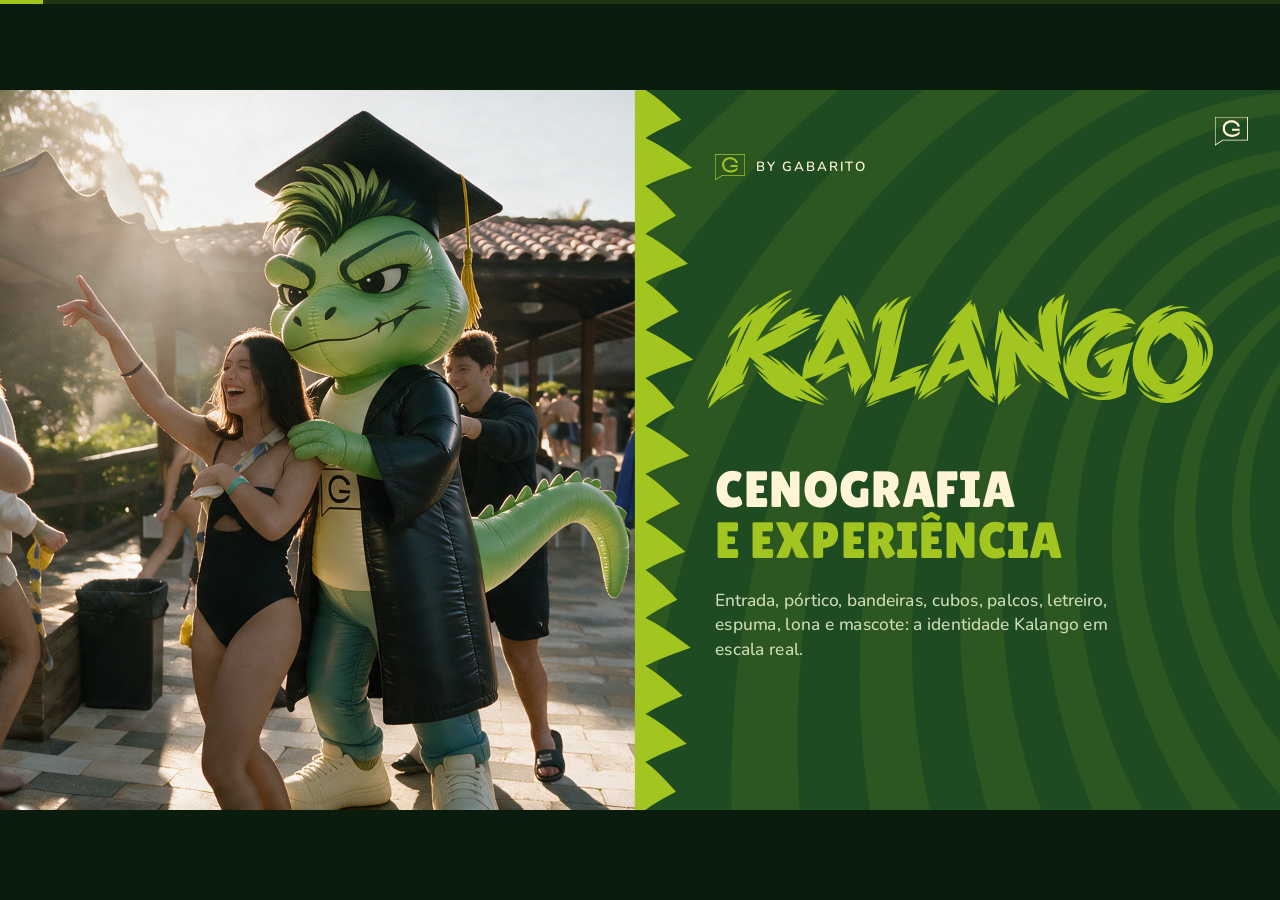
<file: cenografia-kalango/antes-depois/index.html>
<!doctype html><html lang="pt-BR"><head><meta charset="utf-8"><title>Kalango Antes e Depois</title><link rel="canonical" href="https://matheusribeirodesigner.github.io/cenografia-kalango/"><meta http-equiv="refresh" content="0; url=../"><script>location.replace("../" + location.hash)</script></head><body><a href="../">Abrir a apresentação</a></body></html>
</file>
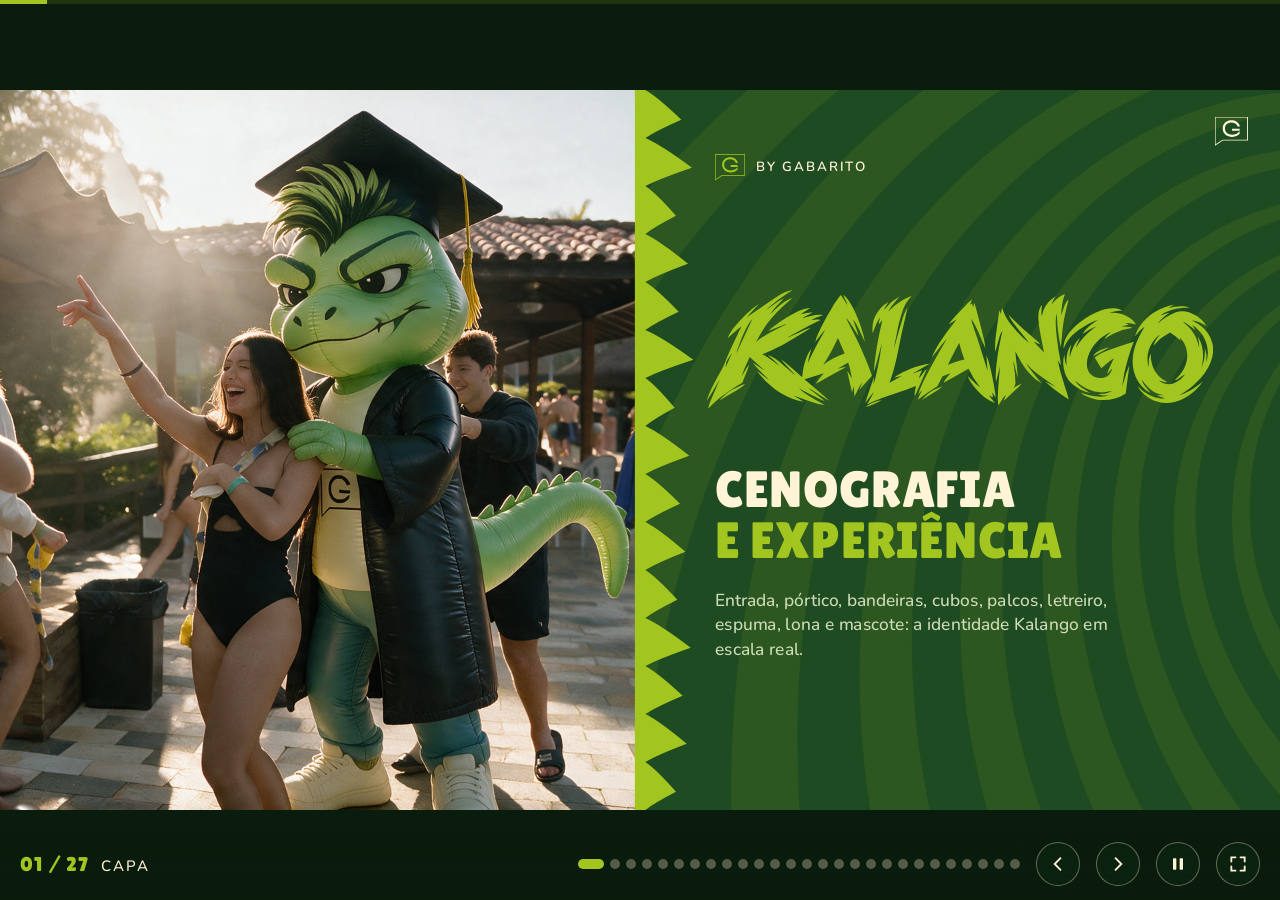
<file: cenografia-kalango/backup/index.html>
<!doctype html>
<html lang="pt-BR">
<head>
<meta charset="utf-8">
<meta name="viewport" content="width=device-width, initial-scale=1, viewport-fit=cover">
<meta name="description" content="Cenografia, identidade e experiência do evento Kalango: entrada, pórtico inflável, bandeiras, palcos, letreiro, banho de espuma, lona e mascote. Por Gabarito.">
<meta property="og:type" content="website">
<meta property="og:site_name" content="Matheus Ribeiro · Portfólio">
<meta property="og:title" content="Kalango · Cenografia e experiência">
<meta property="og:description" content="Entrada, pórtico inflável, bandeiras, palcos, letreiro, banho de espuma, lona e mascote: a identidade Kalango em escala real.">
<meta property="og:url" content="https://matheusribeirodesigner.github.io/cenografia-kalango/backup/">
<meta property="og:image" content="https://matheusribeirodesigner.github.io/cenografia-kalango/og.jpg">
<meta property="og:image:width" content="1200">
<meta property="og:image:height" content="630">
<meta property="og:locale" content="pt_BR">
<meta name="twitter:card" content="summary_large_image">
<meta name="twitter:image" content="https://matheusribeirodesigner.github.io/cenografia-kalango/og.jpg">
<link rel="icon" href="../favicon.svg" type="image/svg+xml"><link rel="icon" href="../favicon-32.png" sizes="32x32" type="image/png"><link rel="apple-touch-icon" href="../apple-touch-icon.png">
<style>*,*::before,*::after{box-sizing:border-box}img{max-width:100%}[hidden]{display:none!important}</style>
<title>Kalango Cenografia</title>

<link rel="preconnect" href="https://fonts.googleapis.com">
<link rel="stylesheet" href="https://fonts.googleapis.com/css2?family=Lilita+One&family=Nunito:wght@400;500;600;700;800&display=swap">
<style>
/* Layout: palco fixo 1920×1080 escalado para a tela; cada cena é uma composição editorial própria sobre verde-mata ou creme */
:root {
  --mata: #1F4B22; --mata-esc: #0E2612; --mata-fundo: #0A1C0D; --lima: #A2C61F; --creme: #FFF4D6;
  --mag: #E83B87; --indigo: #564495; --tinta: #14321A; --texto-esc: #3E5A40; --texto-claro: #CFDCB8;
  --display: 'Lilita One', 'Trebuchet MS', sans-serif;
  --corpo: 'Nunito', 'Trebuchet MS', Arial, sans-serif;
  color-scheme: dark;
}
html, body { height: 100%; }
body { margin: 0; background: var(--mata-fundo); color: var(--creme); font-family: var(--corpo); overflow: hidden;
  padding-left: max(0px, env(safe-area-inset-left, 0px)); padding-right: max(0px, env(safe-area-inset-right, 0px)); }
.palco { position: fixed; inset: 0; display: grid; place-items: center; overflow: hidden; }
.deck { position: absolute; left: 50%; top: 50%; width: 1920px; height: 1080px; transform-origin: 0 0; overflow: hidden; background: var(--mata-esc); }
.slide { position: absolute; inset: 0; opacity: 0; visibility: hidden; transition: opacity .55s ease, visibility 0s linear .55s; overflow: hidden; }
.slide.on { opacity: 1; visibility: visible; transition: opacity .55s ease; z-index: 2; }
.slide img, .slide video { display: block; max-width: none; }
.claro { background: var(--creme); color: var(--tinta); }
.escuro { background: var(--mata-esc); color: var(--creme); }
.mata { background: var(--mata); color: var(--creme); }
.abs { position: absolute; }

/* tipografia */
.olho { font: 700 24px/1 var(--corpo); letter-spacing: .16em; text-transform: uppercase; margin: 0; }
.tit { font-family: var(--display); font-weight: 400; text-transform: uppercase; line-height: 1; letter-spacing: .005em; margin: 0; text-wrap: balance; }
.t1 { font-size: 124px; } .t2 { font-size: 88px; } .t3 { font-size: 66px; } .t4 { font-size: 44px; }
.txt { font-size: 28px; line-height: 1.42; margin: 0; max-width: 640px; }
.leg { font: 500 22px/1.35 var(--corpo); margin: 0; letter-spacing: .01em; }
.lima-t { color: var(--lima); } .mag-t { color: var(--mag); } .creme-t { color: var(--creme); }
.pill { display: inline-block; font: 700 20px/1 var(--corpo); letter-spacing: .14em; text-transform: uppercase; padding: 12px 18px; border-radius: 99px; }

/* materialidade */
.mat { display: grid; gap: 0; }
.mat h4 { font: 700 22px/1 var(--corpo); letter-spacing: .16em; text-transform: uppercase; margin: 0 0 18px; }
.mat ul { list-style: none; margin: 0; padding: 0; display: grid; gap: 12px; }
.mat li { font-size: 24px; line-height: 1.35; padding-left: 26px; position: relative; }
.mat li.sem::before { display: none; }
.mat li::before { content: ""; position: absolute; left: 0; top: 11px; width: 12px; height: 12px; background: currentColor; clip-path: polygon(50% 0, 100% 100%, 0 100%); opacity: .8; }
.nota { font: 500 21px/1.4 var(--corpo); margin: 18px 0 0; opacity: .78; max-width: 640px; }

/* sistema de motion: só anima na cena ativa */
[data-a] { opacity: 0; }
.slide.on [data-a] { animation: .95s cubic-bezier(.2,.75,.15,1) var(--d, 0s) both; }
.slide.on [data-a="up"] { animation-name: a-up; }
.slide.on [data-a="fade"] { animation-name: a-fade; }
.slide.on [data-a="clip"] { animation-name: a-clip; animation-duration: 1.1s; }
.slide.on [data-a="clipup"] { animation-name: a-clipup; animation-duration: 1.2s; }
.slide.on [data-a="zoom"] { animation-name: a-zoom; animation-duration: 1.4s; }
.slide.on [data-a="espinho"] { animation-name: a-espinho; animation-duration: 1.3s; }
.slide.on [data-a="plano"] { animation-name: a-plano; animation-duration: .8s; }
@keyframes a-up { from { opacity: 0; transform: translateY(46px); } to { opacity: 1; transform: none; } }
@keyframes a-fade { from { opacity: 0; } to { opacity: 1; } }
@keyframes a-clip { from { opacity: 1; clip-path: inset(0 100% 0 0); } to { opacity: 1; clip-path: inset(0 0 0 0); } }
@keyframes a-clipup { from { opacity: 1; clip-path: inset(100% 0 0 0); } to { opacity: 1; clip-path: inset(0 0 0 0); } }
@keyframes a-zoom { from { opacity: 0; transform: scale(.94) translateY(24px); } to { opacity: 1; transform: none; } }
@keyframes a-espinho {
  from { opacity: 1; clip-path: polygon(0 100%, 10% 100%, 20% 100%, 30% 100%, 40% 100%, 50% 100%, 60% 100%, 70% 100%, 80% 100%, 90% 100%, 100% 100%, 100% 100%, 0 100%); }
  55% { opacity: 1; clip-path: polygon(0 40%, 10% 25%, 20% 42%, 30% 22%, 40% 40%, 50% 18%, 60% 40%, 70% 22%, 80% 42%, 90% 25%, 100% 40%, 100% 100%, 0 100%); }
  to { opacity: 1; clip-path: polygon(0 0, 10% -8%, 20% 0, 30% -8%, 40% 0, 50% -8%, 60% 0, 70% -8%, 80% 0, 90% -8%, 100% 0, 100% 100%, 0 100%); }
}
@keyframes a-plano { from { opacity: 0; transform: translateY(-40px); filter: drop-shadow(0 0 0 rgba(0,0,0,0)); } to { opacity: 1; transform: none; filter: drop-shadow(0 22px 26px rgba(0,0,0,.45)); } }
.slide.on .kb { animation: kb 18s ease-in-out infinite alternate; }
@keyframes kb { from { transform: scale(1.08) translateX(2%); } to { transform: scale(1.08) translateX(-2%); } }
body.pausado .slide *, body.pausado .slide *::before { animation-play-state: paused !important; }
body.reduz .slide.on [data-a] { animation-duration: .01s !important; animation-delay: 0s !important; }
body.reduz .slide.on .kb { animation: none; transform: scale(1.04); }

/* controles */
.ctrl { position: fixed; z-index: 20; left: 0; right: 0; bottom: 0; display: flex; align-items: center; gap: 16px;
  padding: 14px max(20px, env(safe-area-inset-right, 0px)) calc(14px + env(safe-area-inset-bottom, 0px)) max(20px, env(safe-area-inset-left, 0px));
  background: linear-gradient(to top, rgba(10,28,13,.82), rgba(10,28,13,0)); transition: opacity .4s; }
.ctrl.quieto { opacity: 0; } .ctrl:hover, .ctrl:focus-within { opacity: 1; }
.cap { display: flex; align-items: baseline; gap: 12px; min-width: 0; flex: 1; color: var(--creme); }
.cap b { font: 400 20px/1 var(--display); letter-spacing: .06em; color: var(--lima); font-variant-numeric: tabular-nums; }
.cap span { font: 500 15px/1.2 var(--corpo); letter-spacing: .12em; text-transform: uppercase; white-space: nowrap; overflow: hidden; text-overflow: ellipsis; }
.btn { appearance: none; border: 1px solid rgba(255,244,214,.35); background: rgba(14,38,18,.7); color: var(--creme); width: 44px; height: 44px; border-radius: 50%;
  display: grid; place-items: center; cursor: pointer; padding: 0; transition: background .2s, border-color .2s; }
.btn:hover { background: var(--mata); border-color: var(--lima); }
.btn:focus-visible, .deck button:focus-visible { outline: 3px solid var(--lima); outline-offset: 3px; }
.btn svg { width: 20px; height: 20px; }
.prog { position: fixed; z-index: 21; top: env(safe-area-inset-top, 0px); left: 0; right: 0; height: 4px; background: rgba(162,198,31,.15); }
.prog i { display: block; height: 100%; width: 0; background: var(--lima); transition: width .5s cubic-bezier(.2,.75,.15,1); }
.dots { display: flex; gap: 6px; }
.dots button { width: 10px; height: 10px; border-radius: 50%; border: 0; padding: 0; background: rgba(255,244,214,.3); cursor: pointer; }
.dots button.on { background: var(--lima); width: 26px; border-radius: 6px; }
@media (max-width: 720px) { .dots { display: none; } .cap span { display: none; } }

/* formas oficiais (SVG do Illustrator) recoloridas por máscara */
.forma { position: absolute; background: var(--c, var(--lima)); -webkit-mask: var(--m) center / contain no-repeat; mask: var(--m) center / contain no-repeat; }
.forma.trama { -webkit-mask-size: var(--ms, 260px); mask-size: var(--ms, 260px); -webkit-mask-repeat: repeat; mask-repeat: repeat; -webkit-mask-position: 0 0; mask-position: 0 0; }
.slide.on .lento { animation: girolento 90s linear infinite; }
@keyframes girolento { to { transform: rotate(360deg); } }
.slide.on { animation: entra .75s cubic-bezier(.2,.75,.15,1) both; }
@keyframes entra { from { transform: translateX(var(--de, 0px)); } to { transform: none; } }
body.reduz .slide.on { animation: none; }
.assina { position: absolute; display: flex; align-items: center; gap: 16px; font: 600 20px/1 var(--corpo); letter-spacing: .14em; text-transform: uppercase; }
#carrega { position: fixed; inset: 0; z-index: 40; display: grid; place-items: center; background: var(--mata-fundo); transition: opacity .6s ease, visibility 0s linear .6s; }
#carrega.ok { opacity: 0; visibility: hidden; }
#carrega div { display: grid; gap: 18px; justify-items: center; }
#carrega img { width: min(320px, 60vw); }
#carrega i { display: block; width: min(220px, 40vw); height: 3px; background: rgba(162,198,31,.2); overflow: hidden; border-radius: 2px; }
#carrega i::after { content: ""; display: block; height: 100%; width: 40%; background: var(--lima); animation: barra 1.1s ease-in-out infinite; }
@keyframes barra { from { transform: translateX(-100%); } to { transform: translateX(260%); } }
body.semcursor, body.semcursor * { cursor: none !important; }
.girar { display: none; position: fixed; z-index: 15; left: 0; right: 0; top: calc(18px + env(safe-area-inset-top, 0px)); text-align: center; font: 600 15px/1.3 var(--corpo); letter-spacing: .12em; text-transform: uppercase; color: var(--lima); padding: 0 24px; }
@media (orientation: portrait) and (max-width: 820px) { .girar { display: block; } }

/* marca d'água Gabarito */
.marca-g { position: absolute; z-index: 6; right: 48px; top: 40px; width: 50px; height: 44px; background: var(--creme); pointer-events: none;
  -webkit-mask: url(../assets/svg/gabarito-selo.svg) center / contain no-repeat; mask: url(../assets/svg/gabarito-selo.svg) center / contain no-repeat; transition: background .4s; }
.deck[data-tom="claro"] .marca-g { background: var(--mata); }

/* foto inteira com fundo ampliado da própria foto */
.foto-ampla-x { position: absolute; overflow: hidden; background: var(--mata-esc); }
.foto-ampla .fundo { position: absolute; inset: -60px; width: calc(100% + 120px); height: calc(100% + 120px); object-fit: cover; filter: blur(30px) brightness(.62) saturate(1.1); }
.foto-ampla .inteira { position: absolute; left: 0; top: 50%; width: 100%; height: auto; transform: translateY(-50%); box-shadow: 0 30px 60px rgba(6,20,8,.45); }

/* capa */
.faixa { position: absolute; bottom: 0; width: 214px; overflow: hidden; }
.faixa img { width: 100%; height: 100%; object-fit: cover; }
.sombra-chao { position: absolute; border-radius: 50%; background: radial-gradient(closest-side, rgba(0,0,0,.55), rgba(0,0,0,0)); }

/* percurso */
.ponto { position: absolute; display: grid; gap: 14px; }
.ponto .f { overflow: hidden; }
.ponto img { width: 100%; height: 100%; object-fit: cover; }
.ponto .leg b { display: block; font: 400 28px/1 var(--display); letter-spacing: .04em; text-transform: uppercase; color: var(--creme); margin-bottom: 4px; }

/* piscina */
.dn { position: absolute; inset: 0; }
.dn img { position: absolute; inset: 0; width: 100%; height: 100%; object-fit: cover; transition: opacity 1.6s ease; }
.dn .noite { opacity: 0; }
.dn.noite-on .noite { opacity: 1; }
.seletor { display: inline-flex; background: rgba(10,28,13,.72); border: 1px solid rgba(255,244,214,.3); border-radius: 99px; padding: 6px; gap: 4px; }
.seletor button { appearance: none; border: 0; background: transparent; color: var(--creme); font: 700 20px/1 var(--corpo); letter-spacing: .14em; text-transform: uppercase; padding: 14px 24px; border-radius: 99px; cursor: pointer; transition: background .3s, color .3s; }
.seletor button.on { background: var(--lima); color: var(--tinta); }

/* mascote 3D */
.vit { position: absolute; }
.vit video { position: absolute; inset: 0; width: 100%; height: 100%; object-fit: contain; transition: opacity .6s ease; }
.vit video.fora { opacity: 0; }
.vit .falha { position: absolute; inset: 0; display: none; place-items: center; }
.vit.erro .falha { display: grid; } .vit.erro video { display: none; }
.anel { position: absolute; border-radius: 50%; border: 2px solid rgba(162,198,31,.5); }
.slide.on .giro { animation: giro 4s linear infinite; }
@keyframes giro { to { transform: rotate(360deg); } }
.slide.on .orbita { animation: orbita 4s linear infinite; }
@keyframes orbita { from { stroke-dashoffset: 0; } to { stroke-dashoffset: -1000; } }
.skin { appearance: none; display: flex; align-items: center; gap: 18px; width: 100%; text-align: left; padding: 18px 22px; border-radius: 14px; cursor: pointer;
  border: 2px solid rgba(255,244,214,.18); background: rgba(255,244,214,.04); color: var(--creme); font: 600 26px/1.1 var(--corpo); transition: border-color .3s, background .3s; }
.skin i { width: 44px; height: 44px; border-radius: 10px; flex: none; }
.skin small { display: block; font: 500 19px/1.3 var(--corpo); opacity: .7; margin-top: 4px; letter-spacing: .02em; }
.skin.on { border-color: var(--lima); background: rgba(162,198,31,.12); }

/* camisetas */
.troca { position: absolute; overflow: hidden; }
.troca img { position: absolute; inset: 0; width: 100%; height: 100%; object-fit: cover; transition: opacity 1s ease, transform 1.1s cubic-bezier(.2,.75,.15,1); }
.troca .b { opacity: 0; transform: translateX(6%); }
.troca.recorte { overflow: visible; } .troca.recorte img { object-fit: contain; object-position: 50% 0; filter: drop-shadow(0 30px 40px rgba(6,20,8,.5)); }
.roxo-on .troca .a { opacity: 0; transform: translateX(-6%); }
.roxo-on .troca .b { opacity: 1; transform: none; }
.chip { appearance: none; border: 0; background: transparent; cursor: pointer; display: grid; gap: 10px; text-align: left; color: var(--creme); padding: 0; }
.chip span { font: 400 42px/1 var(--display); letter-spacing: .06em; text-transform: uppercase; opacity: .45; transition: opacity .4s; }
.chip em { display: block; width: 280px; height: 6px; background: rgba(255,244,214,.2); border-radius: 3px; overflow: hidden; }
.chip em b { display: block; height: 100%; width: 0; background: var(--lima); }
.chip.on span { opacity: 1; }
.chip.on em b { animation: carga 3s linear forwards; }
body.pausado .chip.on em b { animation-play-state: paused; }
@keyframes carga { to { width: 100%; } }

/* materialidade */
.tab { position: absolute; display: grid; grid-template-columns: 210px 300px 1fr 1fr 1fr 1fr; column-gap: 28px; }
.tab > div { padding: 14px 0; border-top: 2px solid rgba(20,50,26,.16); font-size: 22px; line-height: 1.38; }
.tab .h { font: 700 18px/1.2 var(--corpo); letter-spacing: .16em; text-transform: uppercase; color: var(--texto-esc); border-top: 0; padding-top: 0; }
.tab .fam { font: 400 26px/1.05 var(--display); text-transform: uppercase; letter-spacing: .02em; }
.tab .th { height: 78px; overflow: hidden; border-radius: 4px; }
.tab .th img { width: 100%; height: 100%; object-fit: cover; }

/* mosaico */
.mos { position: absolute; overflow: hidden; }
.mos img { width: 100%; height: 100%; object-fit: cover; }
.mos p { position: absolute; left: 20px; bottom: 16px; margin: 0; font: 700 20px/1 var(--corpo); letter-spacing: .14em; text-transform: uppercase; color: var(--creme); text-shadow: 0 2px 14px rgba(0,0,0,.6); }
</style>
</head>
<body>
<div id="carrega" role="status" aria-label="Carregando a apresentação"><div><span class="forma" role="img" aria-label="KALANGO" style="position:relative;display:block;width:300px;height:70px;--m:url(../assets/svg/kalango-logotipo.svg);--c:var(--lima)"></span><i></i></div></div>
<div class="prog" aria-hidden="true"><i id="prog"></i></div>
<p class="girar">Gire o celular para ver em tela cheia · toque para avançar</p>
<main class="palco" id="palco">
<div class="deck" id="deck" role="region" aria-roledescription="apresentação" aria-label="Kalango — cenografia, identidade e experiência">

<!-- 01 CAPA -->
<section class="slide mata" data-cap="Capa" aria-label="Capa">
  <div class="abs" aria-hidden="true" style="left:960px;top:0;width:960px;height:1080px;overflow:hidden"><img class="lento" style="position:absolute;left:-500px;top:-1260px;width:3400px;height:3400px;max-width:none" src="../assets/svg/espiral-capa.svg" alt=""></div>
  <div class="abs" data-a="clip" style="--d:.05s;left:0;top:0;width:960px;height:1080px;overflow:hidden"><img style="width:100%;height:100%;object-fit:cover;object-position:57% 40%" src="../assets/foto-bege.jpg" alt="Fantasia do Kalango dançando com o público na área da piscina"></div>
  <svg class="abs" data-a="clipup" aria-hidden="true" style="--d:.35s;left:952px;top:0" width="100" height="1080" viewBox="0 0 100 1080"><path d="M0 0 H16 L16 0 Q 34.9 10.8 70 44.64 Q 32.2 61.2 16 72 L16 72 Q 40.5 82.8 86 116.64 Q 37 133.2 16 144 L16 144 Q 32.1 154.8 62 188.64 Q 29.8 205.2 16 216 L16 216 Q 38.4 226.8 80 260.64 Q 35.2 277.2 16 288 L16 288 Q 33.5 298.8 66 332.64 Q 31 349.2 16 360 L16 360 Q 41.2 370.8 88 404.64 Q 37.6 421.2 16 432 L16 432 Q 31.4 442.8 60 476.64 Q 29.2 493.2 16 504 L16 504 Q 39.1 514.8 82 548.64 Q 35.8 565.2 16 576 L16 576 Q 34.2 586.8 68 620.64 Q 31.6 637.2 16 648 L16 648 Q 37 658.8 76 692.64 Q 34 709.2 16 720 L16 720 Q 32.8 730.8 64 764.64 Q 30.4 781.2 16 792 L16 792 Q 39.8 802.8 84 836.64 Q 36.4 853.2 16 864 L16 864 Q 35.6 874.8 72 908.64 Q 32.8 925.2 16 936 L16 936 Q 37.7 946.8 78 980.64 Q 34.6 997.2 16 1008 L16 1008 Q 32.1 1018.8 62 1052.64 Q 29.8 1069.2 16 1080 L16 1080 H0 Z" fill="#A2C61F"/></svg>
  <div class="assina" data-a="fade" style="--d:.5s;left:1072px;top:96px;color:var(--creme)"><span class="forma" style="position:relative;display:block;width:46px;height:40px;--m:url(../assets/svg/gabarito-selo.svg);--c:var(--lima)"></span>by Gabarito</div>
  <div class="forma" data-a="clip" role="img" aria-label="KALANGO" style="--d:.3s;left:1060px;top:300px;width:760px;height:178px;--m:url(../assets/svg/kalango-logotipo.svg);--c:var(--lima)"></div>
  <h1 class="tit abs creme-t" data-a="up" style="--d:.5s;left:1072px;top:560px;width:760px;font-size:77px">Cenografia<br><span class="lima-t">e experiência</span></h1>
  <p class="abs" data-a="up" style="--d:.7s;left:1072px;top:748px;width:640px;margin:0;font:500 26px/1.4 var(--corpo);color:var(--texto-claro)">Entrada, pórtico, bandeiras, cubos, palcos, letreiro, espuma, lona e mascote: a identidade Kalango em escala real.</p>
</section>

<!-- 02 UNIVERSO -->
<section class="slide claro" data-cap="O universo Kalango" aria-label="O universo Kalango">
  <p class="olho abs" data-a="up" style="--d:.1s;left:128px;top:128px;color:var(--mag)">01 · Identidade</p>
  <h2 class="tit t2 abs" data-a="up" style="--d:.2s;left:128px;top:180px;width:820px">Uma marca feita para ocupar o espaço.</h2>
  <p class="txt abs" data-a="up" style="--d:.35s;left:128px;top:560px;width:640px;color:var(--texto-esc)">Lettering com traço de pincel, mascote com atitude e padrões que se repetem. O mesmo vocabulário vai do papel para as estruturas, as bandeiras, os materiais e os produtos.</p>
  <div class="abs" data-a="clip" style="--d:.5s;left:128px;top:790px;width:760px;display:grid;grid-template-columns:repeat(5,1fr);gap:10px">
    <div style="height:110px;background:#1F4B22"></div><div style="height:110px;background:#A2C61F"></div><div style="height:110px;background:#FFF4D6;outline:2px solid rgba(20,50,26,.18);outline-offset:-2px"></div><div style="height:110px;background:#E83B87"></div><div style="height:110px;background:#564495"></div>
    <p class="leg">Verde-mata<br>#1F4B22</p><p class="leg">Verde-lima<br>#A2C61F</p><p class="leg">Creme<br>#FFF4D6</p><p class="leg">Magenta<br>#E83B87</p><p class="leg">Índigo<br>#564495</p>
  </div>
  <img class="abs" data-a="zoom" style="--d:.3s;left:1010px;top:96px;width:236px;height:354px;object-fit:cover;transform:rotate(-4deg)" src="../assets/padrao_00.webp" alt="Padrão oficial com o lettering repetido em verde-lima">
  <img class="abs" data-a="zoom" style="--d:.4s;left:1262px;top:150px;width:236px;height:354px;object-fit:cover" src="../assets/padrao_05.webp" alt="Padrão oficial com cabeças do Kalango em verde-mata">
  <img class="abs" data-a="zoom" style="--d:.5s;left:1010px;top:470px;width:236px;height:354px;object-fit:cover" src="../assets/padrao_10.webp" alt="Padrão oficial de sinuosidades em magenta">
  <img class="abs" data-a="zoom" style="--d:.6s;left:1262px;top:524px;width:236px;height:354px;object-fit:cover;transform:rotate(3deg)" src="../assets/padrao_15.webp" alt="Padrão oficial KA LAN GO em índigo">
  <img class="abs" data-a="up" style="--d:.65s;left:1430px;top:150px;width:470px;filter:drop-shadow(0 20px 30px rgba(20,50,26,.3))" src="../assets/mascote-ilustra.webp" alt="Ilustração oficial do mascote Kalango de capelo e beca">
  <img class="abs" data-a="clip" style="--d:.85s;left:1010px;top:900px;width:780px;height:84px;object-fit:cover;object-position:0 0" src="../assets/pulseiras.webp" alt="Pulseira oficial Kalango em verde-lima">
  <p class="leg abs" data-a="fade" style="--d:1s;left:1010px;top:996px;color:var(--texto-esc)">Pulseira de acesso: a marca chega ao pulso do público</p></section>

<!-- 03 EXPERIÊNCIA NO ESPAÇO -->
<section class="slide escuro" data-cap="A experiência no espaço" aria-label="A experiência no espaço">
  <p class="olho lima-t abs" data-a="up" style="--d:.1s;left:128px;top:96px">02 · Experiência</p>
  <h2 class="tit t2 abs" data-a="up" style="--d:.2s;left:128px;top:140px;width:1000px;font-size:80px">A marca toma o sítio inteiro.</h2>
  <div class="ponto" data-a="up" style="--d:0.35s;left:128px;top:330px;width:392px"><div class="f" style="height:220px;border-top:4px solid var(--lima)"><img src="../assets/entrada.jpg" alt="Entrada Kalango" style="object-position:50% 50%"></div><p class="leg" style="color:var(--texto-claro)"><b>Entrada Kalango</b>Portal de acesso ao evento</p></div>
  <div class="ponto" data-a="up" style="--d:0.42s;left:552px;top:330px;width:392px"><div class="f" style="height:220px;border-top:4px solid var(--lima)"><img src="../assets/bandeiras.jpg" alt="Bandeiras" style="object-position:40% 50%"></div><p class="leg" style="color:var(--texto-claro)"><b>Bandeiras</b>Corredor que conduz o público</p></div>
  <div class="ponto" data-a="up" style="--d:0.49s;left:976px;top:330px;width:392px"><div class="f" style="height:220px;border-top:4px solid var(--lima)"><img src="../assets/portico-foto.jpg" alt="Pórtico inflável" style="object-position:50% 40%"></div><p class="leg" style="color:var(--texto-claro)"><b>Pórtico inflável</b>Chegada à área da piscina</p></div>
  <div class="ponto" data-a="up" style="--d:0.56s;left:1400px;top:330px;width:392px"><div class="f" style="height:220px;border-top:4px solid var(--lima)"><img src="../assets/piscina-noite.jpg" alt="Letreiro" style="object-position:58% 50%"></div><p class="leg" style="color:var(--texto-claro)"><b>Letreiro</b>Cascata da piscina, dia e noite</p></div>
  <div class="ponto" data-a="up" style="--d:0.63s;left:128px;top:664px;width:392px"><div class="f" style="height:220px;border-top:4px solid var(--lima)"><img src="../assets/palco.jpg" alt="Palco" style="object-position:50% 45%"></div><p class="leg" style="color:var(--texto-claro)"><b>Palco</b>Pavilhão ao ar livre</p></div>
  <div class="ponto" data-a="up" style="--d:0.7s;left:552px;top:664px;width:392px"><div class="f" style="height:220px;border-top:4px solid var(--lima)"><img src="../assets/palco-interno.jpg" alt="Palco na tenda" style="object-position:42% 45%"></div><p class="leg" style="color:var(--texto-claro)"><b>Palco na tenda</b>Mesma arte, palco coberto</p></div>
  <div class="ponto" data-a="up" style="--d:0.77s;left:976px;top:664px;width:392px"><div class="f" style="height:220px;border-top:4px solid var(--lima)"><img src="../assets/espuma.jpg" alt="Banho de espuma" style="object-position:40% 40%"></div><p class="leg" style="color:var(--texto-claro)"><b>Banho de espuma</b>Letreiro e lona na parede</p></div>
  <div class="ponto" data-a="up" style="--d:0.84s;left:1400px;top:664px;width:392px"><div class="f" style="height:220px;border-top:4px solid var(--lima)"><img src="../assets/lona.jpg" alt="Lona de escorregar" style="object-position:60% 60%"></div><p class="leg" style="color:var(--texto-claro)"><b>Lona de escorregar</b>Lona estampada e bandeiras no gramado</p></div>
  <p class="leg abs" data-a="fade" style="--d:1s;left:128px;top:992px;width:1400px;color:var(--lima)">Pontos já propostos. Novas ambientações entram nas próximas etapas.</p>
</section>

<!-- ENTRADA KALANGO -->
<section class="slide claro" data-cap="Entrada Kalango" aria-label="Entrada Kalango">
  <div class="abs" data-a="espinho" style="--d:.05s;left:0;top:0;width:1120px;height:1080px;overflow:hidden"><img style="width:100%;height:100%;object-fit:cover;object-position:42% 50%" src="../assets/entrada.jpg" alt="Entrada Kalango: portal de painéis recortados em folhas com o logotipo e o mascote no caminho de acesso"></div>
  <p class="olho abs" data-a="up" style="--d:.3s;left:1220px;top:110px;color:var(--mag)">03 · Entrada Kalango</p>
  <h2 class="tit t3 abs" data-a="up" style="--d:.4s;left:1220px;top:160px;width:600px">A entrada já anuncia a festa.</h2>
  <p class="txt abs" data-a="up" style="--d:.5s;left:1220px;top:330px;width:590px;font-size:25px;color:var(--texto-esc)">Painéis recortados em folhas, com o logotipo e o mascote, formam o portal de acesso ao evento e dão o tom antes de qualquer outra aplicação.</p>
  <figure class="abs" data-a="zoom" style="--d:.65s;left:1220px;top:520px;width:600px;margin:0"><img style="width:480px" src="../assets/entrada-arte.webp" alt="Vetor de produção dos painéis da Entrada Kalango"><figcaption class="leg" style="margin-top:10px;color:var(--texto-esc)"><b style="color:var(--mag)">Vetor de produção</b> · painéis da entrada</figcaption></figure>
  <div class="abs mat" data-a="up" style="--d:.8s;left:1220px;top:850px;width:600px;color:var(--tinta)">
    <ul style="grid-template-columns:1fr 1fr;column-gap:22px;gap:6px 22px"><li style="font-size:21px">Painéis em MDF ou PVC recortados</li><li style="font-size:21px">Vinil impresso fosco</li><li style="font-size:21px">Base e estrutura de apoio</li><li style="font-size:21px">Fixação a validar no local</li></ul>
  </div>
</section>

<section class="slide escuro" data-cap="Entrada Kalango · foto" aria-label="Entrada Kalango, foto completa">
  <img class="abs" data-a="fade" style="--d:.05s;left:0;top:0;width:1920px;height:1080px;object-fit:cover" src="../assets/entrada.jpg" alt="Entrada Kalango: portal de painéis recortados em folhas com o logotipo e o mascote no caminho de acesso">
  <div class="abs" style="left:0;bottom:0;width:1920px;height:220px;background:linear-gradient(to top, rgba(10,28,13,.75), rgba(10,28,13,0))"></div>
  <p class="olho abs" data-a="up" style="--d:.3s;left:96px;top:968px;color:var(--creme)">Entrada Kalango</p>
</section>

<!-- 05 BANDEIRAS -->
<section class="slide escuro" data-cap="Bandeiras aéreas" aria-label="Bandeiras aéreas">
  <div class="abs" style="inset:0;overflow:hidden"><img style="width:100%;height:100%;object-fit:cover" src="../assets/bandeiras.jpg" alt="Corredor de bandeiras aéreas com as estampas oficiais Kalango, presas em postes e cabos"></div>
  <div class="abs" style="inset:0;background:linear-gradient(to top, rgba(10,28,13,.88) 0%, rgba(10,28,13,0) 42%), linear-gradient(90deg, rgba(10,28,13,.94) 0%, rgba(10,28,13,.82) 38%, rgba(10,28,13,.35) 58%, rgba(10,28,13,0) 72%)"></div>
  <p class="olho lima-t abs" data-a="up" style="--d:.15s;left:128px;top:128px">04 · Bandeiras aéreas</p>
  <h2 class="tit t2 abs" data-a="up" style="--d:.25s;left:128px;top:180px;width:900px;font-size:77px">Um corredor que<br>puxa o público.</h2>
  <p class="txt abs" data-a="up" style="--d:.4s;left:128px;top:400px;width:600px;color:var(--texto-claro)">A repetição das estampas cria ritmo e profundidade. As bandeiras ligam a entrada ao resto do evento e mantêm a marca no campo de visão o tempo todo.</p>
  <div class="abs" data-a="clip" style="--d:.6s;left:128px;top:600px;display:flex;gap:10px">
    <img style="width:66px;height:100px;object-fit:cover" src="../assets/padrao_00.webp" alt=""><img style="width:66px;height:100px;object-fit:cover" src="../assets/padrao_05.webp" alt=""><img style="width:66px;height:100px;object-fit:cover" src="../assets/padrao_10.webp" alt=""><img style="width:66px;height:100px;object-fit:cover" src="../assets/padrao_15.webp" alt=""><img style="width:66px;height:100px;object-fit:cover" src="../assets/padrao_16.webp" alt=""><img style="width:66px;height:100px;object-fit:cover" src="../assets/padrao_03.webp" alt=""><img style="width:66px;height:100px;object-fit:cover" src="../assets/padrao_09.webp" alt="">
  </div>
  <p class="leg abs" data-a="fade" style="--d:.75s;left:128px;top:714px;color:var(--texto-claro)"><b class="lima-t">Vetores</b> · estampas oficiais das bandeiras</p>
  <div class="abs mat" data-a="up" style="--d:.85s;left:128px;top:772px;width:760px">
    <ul style="grid-template-columns:1fr 1fr;column-gap:24px;color:var(--creme)"><li>Tecido de poliéster para impressão</li><li>Bainhas e bordas acabadas</li><li>Postes metálicos e cabos tensionados</li><li>Artes oficiais impressas</li></ul>
    <p class="nota" style="color:var(--texto-claro)">Estrutura e fixação a validar nas condições reais do local antes da fabricação.</p>
  </div>
</section>

<!-- 06 CUBOS -->
<section class="slide claro" data-cap="Cubos e elementos gráficos" aria-label="Cubos e elementos gráficos">
  <div class="abs" data-a="clip" style="--d:.1s;left:128px;top:128px;width:980px;height:700px;overflow:hidden"><img style="width:100%;height:100%;object-fit:cover" src="../assets/cubos-crop.jpg" alt="Detalhe dos cubos estampados empilhados no corredor de bandeiras"></div>
  <p class="leg abs" data-a="fade" style="--d:.5s;left:128px;top:846px;color:var(--texto-esc)">Detalhe da visualização do corredor de bandeiras · <b style="color:var(--mag)">vetores das faces</b> ao lado</p>
  <p class="pill abs" data-a="up" style="--d:.3s;left:1200px;top:128px;background:var(--mag);color:var(--creme)">Conceito em desenvolvimento</p>
  <h2 class="tit t3 abs" data-a="up" style="--d:.4s;left:1200px;top:200px;width:600px">Volumes que carregam a estampa.</h2>
  <p class="txt abs" data-a="up" style="--d:.5s;left:1200px;top:440px;width:590px;font-size:26px;color:var(--texto-esc)">Módulos independentes, com uma estampa oficial em cada face. Apoiam a cenografia em pontos específicos e podem ser combinados conforme o espaço.</p>
  <div class="abs" data-a="up" style="--d:.6s;left:1200px;top:640px;display:flex;gap:12px">
    <img style="width:104px;height:104px;object-fit:cover" src="../assets/padrao_18.webp" alt="Face com G em espiral magenta"><img style="width:104px;height:104px;object-fit:cover" src="../assets/padrao_15.webp" alt="Face KA LAN GO índigo"><img style="width:104px;height:104px;object-fit:cover" src="../assets/padrao_08.webp" alt="Face com sinuosidades verde-lima"><img style="width:104px;height:104px;object-fit:cover;object-position:50% 0" src="../assets/padrao_01.webp" alt="Face com lettering repetido em verde-mata">
  </div>
  <div class="abs mat" data-a="up" style="--d:.75s;left:1200px;top:790px;width:600px;color:var(--tinta)">
    <h4 style="color:var(--mag)">Materialidade proposta</h4>
    <ul style="grid-template-columns:1fr 1fr;column-gap:24px"><li>Estrutura rígida em MDF ou painel cenográfico</li><li>Vinil impresso fosco</li><li>Bordas finalizadas</li><li>Artes aplicadas em faces planas</li></ul>
  </div>
</section>

<!-- 04 PÓRTICO INFLÁVEL -->
<section class="slide claro" data-cap="Pórtico inflável" aria-label="Pórtico inflável">
  <div class="abs" data-a="espinho" style="--d:.05s;left:0;top:0;width:1120px;height:1080px;overflow:hidden"><img style="width:100%;height:100%;object-fit:cover;object-position:46% 50%" src="../assets/portico-foto.jpg" alt="Pórtico inflável Kalango na entrada da área da piscina, com o público passando por baixo"></div>
  <p class="olho abs" data-a="up" style="--d:.3s;left:1220px;top:128px;color:var(--mag)">05 · Pórtico inflável</p>
  <h2 class="tit t3 abs" data-a="up" style="--d:.4s;left:1220px;top:180px;width:600px">A piscina ganha um novo portal.</h2>
  <p class="txt abs" data-a="up" style="--d:.5s;left:1220px;top:340px;width:580px;font-size:26px;color:var(--texto-esc)">Silhueta própria, com espinhos, caudas e o logotipo oficial impresso no arco. Marca a entrada da área da piscina e vira foto obrigatória de quem passa.</p>
  <figure class="abs" data-a="zoom" style="--d:.65s;left:1220px;top:500px;width:600px;margin:0"><img style="width:380px" src="../assets/inflavel-arte.webp" alt="Vetor de produção do pórtico inflável"><figcaption class="leg" style="margin-top:10px;color:var(--texto-esc)"><b style="color:var(--mag)">Vetor de produção</b> · arte de impressão do inflável</figcaption></figure>
  <div class="abs mat" data-a="up" style="--d:.8s;left:1220px;top:850px;width:600px;color:var(--tinta)">
    <ul style="grid-template-columns:1fr 1fr;column-gap:22px;gap:6px 22px"><li style="font-size:21px">Tecido técnico revestido (poliéster com PVC)</li><li style="font-size:21px">Impressão gráfica personalizada</li><li style="font-size:21px">Câmaras com costuras e reforços</li><li style="font-size:21px">Ancoragem própria para área externa</li></ul>
  </div>
</section>

<section class="slide escuro" data-cap="Pórtico inflável · foto" aria-label="Pórtico inflável, foto completa">
  <img class="abs" data-a="fade" style="--d:.05s;left:0;top:0;width:1920px;height:1080px;object-fit:cover" src="../assets/portico-foto.jpg" alt="Pórtico inflável Kalango na entrada da área da piscina, com o público passando por baixo">
  <div class="abs" style="left:0;bottom:0;width:1920px;height:220px;background:linear-gradient(to top, rgba(10,28,13,.75), rgba(10,28,13,0))"></div>
  <p class="olho abs" data-a="up" style="--d:.3s;left:96px;top:968px;color:var(--creme)">Pórtico inflável</p>
</section>

<!-- 08 PISCINA -->
<section class="slide escuro" data-cap="Letreiro na piscina" aria-label="Letreiro na piscina">
  <div class="dn" id="dn"><img class="dia" src="../assets/piscina-dia.jpg" alt="Letreiro Kalango sobre a cascata da piscina durante o dia"><img class="noite" src="../assets/piscina-noite.jpg" alt="Letreiro Kalango iluminado em verde-lima à noite"></div>
  <div class="abs" style="left:0;bottom:0;width:1920px;height:560px;background:linear-gradient(to top, rgba(10,28,13,.94) 30%, rgba(10,28,13,0))"></div>
  <div class="abs" data-a="up" style="--d:.2s;right:128px;top:110px"><div class="seletor" role="group" aria-label="Período do dia"><button type="button" class="on" data-p="dia" aria-pressed="true">Dia</button><button type="button" data-p="noite" aria-pressed="false">Noite</button></div></div>
  <div class="abs" data-a="up" style="--d:.5s;left:128px;top:110px;width:500px"><div class="forma" role="img" aria-label="Vetor do logotipo KALANGO" style="position:relative;width:420px;height:99px;--m:url(../assets/svg/kalango-logotipo.svg);--c:var(--creme)"></div><p class="leg" style="margin-top:12px;color:var(--creme)"><b>Vetor da letra-caixa</b> · logotipo oficial</p></div>
  <p class="olho lima-t abs" data-a="up" style="--d:.2s;left:128px;top:640px">06 · Letreiro na piscina</p>
  <h2 class="tit t3 abs" data-a="up" style="--d:.3s;left:128px;top:690px;width:820px">De dia, escultura. À noite, farol.</h2>
  <p class="txt abs" data-a="up" style="--d:.4s;left:128px;top:880px;width:760px;font-size:25px;color:var(--texto-claro)">O mesmo ponto muda ao longo do evento: o letreiro marca a cascata sob o sol e vira referência luminosa quando escurece.</p>
  <div class="abs mat" data-a="up" style="--d:.55s;left:1040px;top:690px;width:760px">
    <h4 class="lima-t">Materialidade proposta</h4>
    <ul style="grid-template-columns:1fr 1fr;column-gap:22px;gap:8px 22px"><li style="font-size:22px">Letras-caixa com desenho próprio</li><li style="font-size:22px">Faces em acrílico verde-lima</li><li style="font-size:22px">Laterais escuras para profundidade</li><li style="font-size:22px">Estrutura metálica e LED interno</li></ul>
    <p class="nota" style="color:var(--texto-claro);font-size:20px">Dimensões, alimentação elétrica, vedação e instalação a definir no projeto executivo, por se tratar de área de piscina e cascata.</p>
  </div>
</section>

<!-- 07 PALCO -->
<section class="slide escuro" data-cap="Palco Kalango" aria-label="Palco Kalango">
  <div class="abs" data-a="clip" style="--d:.05s;left:0;top:0;width:1120px;height:1080px;overflow:hidden"><img style="width:100%;height:100%;object-fit:cover;object-position:40% 50%" src="../assets/palco.jpg" alt="Visualização do palco com coroa de folhas, totens laterais e frente curva com a identidade Kalango"></div>
  <p class="olho lima-t abs" data-a="up" style="--d:.2s;left:1200px;top:110px">07 · Palco</p>
  <h2 class="tit t3 abs" data-a="up" style="--d:.3s;left:1200px;top:160px;width:720px;font-size:58px">A arquitetura fica.<br>A marca veste.</h2>
  <p class="txt abs" data-a="up" style="--d:.4s;left:1200px;top:340px;width:600px;font-size:25px;color:var(--texto-claro)">Recortes em planos diferentes sobre o pavilhão existente: coroa superior, totens laterais e frente curva. As camadas criam sombra e volume.</p>
  <div class="abs" style="left:1200px;top:494px;width:600px;height:300px">
    <img class="abs" data-a="plano" style="--d:.7s;left:48px;top:0;width:510px" src="../assets/palco_00.webp" alt="Plano 1: coroa superior">
    <img class="abs" data-a="plano" style="--d:1.15s;left:0;top:150px;width:150px" src="../assets/palco_01.webp" alt="Plano 2: totem esquerdo">
    <img class="abs" data-a="plano" style="--d:1.25s;left:452px;top:150px;width:149px" src="../assets/palco_02.webp" alt="Plano 2: totem direito">
    <img class="abs" data-a="plano" style="--d:1.6s;left:170px;top:236px;width:273px" src="../assets/palco_03.webp" alt="Plano 3: frente do palco">
  </div>
  <p class="leg abs" data-a="fade" style="--d:1.9s;left:1200px;top:836px;width:600px;color:var(--lima)">Vetores · coroa, totens e frente, na ordem de montagem</p>
  <div class="abs mat" data-a="up" style="--d:.9s;left:1200px;top:886px;width:640px">
    <ul style="grid-template-columns:1fr 1fr;column-gap:22px;gap:6px 22px"><li style="font-size:21px">MDF ou PVC para uso externo</li><li style="font-size:21px">Vinil fosco impresso</li><li style="font-size:21px">Estrutura metálica oculta</li><li style="font-size:21px">Recortes em profundidades</li></ul>
  </div>
</section>

<section class="slide escuro" data-cap="Palco Kalango · foto" aria-label="Palco Kalango, foto completa">
  <img class="abs" data-a="fade" style="--d:.05s;left:0;top:0;width:1920px;height:1080px;object-fit:cover" src="../assets/palco.jpg" alt="Visualização do palco com coroa de folhas, totens laterais e frente curva com a identidade Kalango">
  <div class="abs" style="left:0;bottom:0;width:1920px;height:220px;background:linear-gradient(to top, rgba(10,28,13,.75), rgba(10,28,13,0))"></div>
  <p class="olho abs" data-a="up" style="--d:.3s;left:96px;top:968px;color:var(--creme)">Palco Kalango</p>
</section>

<!-- PALCO NA TENDA -->
<section class="slide claro" data-cap="Palco na tenda" aria-label="Palco na tenda">
  <div class="abs" data-a="clip" style="--d:.05s;left:0;top:0;width:1120px;height:1080px;overflow:hidden"><img style="width:100%;height:100%;object-fit:cover;object-position:42% 50%" src="../assets/palco-interno.jpg" alt="Palco Kalango montado dentro da tenda, com coroa de folhas, totens e frente"></div>
  <p class="olho abs" data-a="up" style="--d:.2s;left:1220px;top:110px;color:var(--mag)">08 · Palco na tenda</p>
  <h2 class="tit t3 abs" data-a="up" style="--d:.3s;left:1220px;top:160px;width:600px">A mesma coroa, outro palco.</h2>
  <p class="txt abs" data-a="up" style="--d:.4s;left:1220px;top:330px;width:590px;font-size:25px;color:var(--texto-esc)">Na tenda, o palco recebe o mesmo conjunto de peças: coroa superior, totens laterais e frente. Uma só arte atende os dois palcos.</p>
  <figure class="abs" data-a="zoom" style="--d:.6s;left:1220px;top:500px;width:600px;margin:0"><img style="width:600px" src="../assets/palco-arte.webp" alt="Vetor de produção do palco: coroa, totens e frente"><figcaption class="leg" style="margin-top:10px;color:var(--texto-esc)"><b style="color:var(--mag)">Vetor de produção</b> · peças do palco</figcaption></figure>
  <p class="nota abs" data-a="fade" style="--d:.8s;left:1220px;top:948px;width:600px;margin:0;color:var(--texto-esc)">Mesmos materiais do palco externo. Fixação na estrutura da tenda a validar.</p>
</section>

<section class="slide escuro" data-cap="Palco na tenda · foto" aria-label="Palco na tenda, foto completa">
  <img class="abs" data-a="fade" style="--d:.05s;left:0;top:0;width:1920px;height:1080px;object-fit:cover" src="../assets/palco-interno.jpg" alt="Palco Kalango montado dentro da tenda, com coroa de folhas, totens e frente">
  <div class="abs" style="left:0;bottom:0;width:1920px;height:220px;background:linear-gradient(to top, rgba(10,28,13,.75), rgba(10,28,13,0))"></div>
  <p class="olho abs" data-a="up" style="--d:.3s;left:96px;top:968px;color:var(--creme)">Palco na tenda</p>
</section>

<!-- BANHO DE ESPUMA -->
<section class="slide escuro" data-cap="Banho de espuma" aria-label="Banho de espuma">
  <div class="abs" data-a="clip" style="--d:.05s;left:0;top:0;width:1120px;height:1080px;overflow:hidden"><img style="width:100%;height:100%;object-fit:cover;object-position:34% 50%" src="../assets/espuma.jpg" alt="Banho de espuma com letreiro BANHO DE ESPUMA no alto e parede revestida com a lona estampada KA LAN GO"></div>
  <p class="olho lima-t abs" data-a="up" style="--d:.2s;left:1220px;top:110px">09 · Banho de espuma</p>
  <h2 class="tit t3 abs" data-a="up" style="--d:.3s;left:1220px;top:160px;width:600px">A espuma tem nome.</h2>
  <p class="txt abs" data-a="up" style="--d:.4s;left:1220px;top:320px;width:590px;font-size:24px;color:var(--texto-claro)">Letreiro recortado no alto e parede revestida com a lona estampada KA·LAN·GO: a brincadeira vira mais um ponto da marca.</p>
  <figure class="abs" data-a="up" style="--d:.5s;left:1220px;top:470px;width:600px;margin:0"><img style="width:280px" src="../assets/espuma-lettering.webp" alt="Vetor do letreiro BANHO DE ESPUMA"><figcaption class="leg" style="margin-top:8px;color:var(--texto-claro)"><b class="lima-t">Vetor</b> · letreiro recortado</figcaption></figure>
  <figure class="abs" data-a="up" style="--d:.6s;left:1220px;top:660px;width:600px;margin:0"><img style="width:520px" src="../assets/espuma-painel.webp" alt="Vetor da lona estampada KA LAN GO da parede"><figcaption class="leg" style="margin-top:8px;color:var(--texto-claro)"><b class="lima-t">Vetor</b> · lona da parede</figcaption></figure>
  <div class="abs mat" data-a="up" style="--d:.75s;left:1220px;top:970px;width:600px">
    <ul style="grid-template-columns:1fr 1fr;column-gap:20px;gap:4px 20px"><li style="font-size:19px">Lona ou tecido impresso</li><li style="font-size:19px">Letreiro em painel recortado</li><li style="font-size:19px">Fixação na estrutura existente</li><li style="font-size:19px">Água e espuma a validar</li></ul>
  </div>
</section>

<section class="slide escuro" data-cap="Banho de espuma · foto" aria-label="Banho de espuma, foto completa">
  <img class="abs" data-a="fade" style="--d:.05s;left:0;top:0;width:1920px;height:1080px;object-fit:cover" src="../assets/espuma.jpg" alt="Banho de espuma com letreiro BANHO DE ESPUMA no alto e parede revestida com a lona estampada KA LAN GO">
  <div class="abs" style="left:0;bottom:0;width:1920px;height:220px;background:linear-gradient(to top, rgba(10,28,13,.75), rgba(10,28,13,0))"></div>
  <p class="olho abs" data-a="up" style="--d:.3s;left:96px;top:968px;color:var(--creme)">Banho de espuma</p>
</section>

<!-- LONA DE ESCORREGAR -->
<section class="slide claro" data-cap="Lona de escorregar" aria-label="Lona de escorregar">
  <div class="abs" data-a="espinho" style="--d:.05s;left:0;top:0;width:1120px;height:1080px;overflow:hidden"><img style="width:100%;height:100%;object-fit:cover;object-position:52% 60%" src="../assets/lona.jpg" alt="Lona de escorregar estampada com KA LAN GO no gramado, com pessoas deslizando e quatro bandeiras com as estampas oficiais ao lado"></div>
  <p class="olho abs" data-a="up" style="--d:.3s;left:1220px;top:110px;color:var(--mag)">10 · Lona de escorregar</p>
  <h2 class="tit t3 abs" data-a="up" style="--d:.4s;left:1220px;top:160px;width:600px">O gramado vira pista.</h2>
  <p class="txt abs" data-a="up" style="--d:.5s;left:1220px;top:330px;width:590px;font-size:25px;color:var(--texto-esc)">Uma lona estampada com o KA·LAN·GO e bandeiras com as estampas oficiais transformam o gramado em brincadeira com a cara da marca.</p>
  <p class="nota abs" data-a="fade" style="--d:.7s;left:1220px;top:446px;width:590px;margin:0;color:var(--texto-esc)">Segurança, aderência e fixação no gramado a validar.</p>
  <figure class="abs" data-a="zoom" style="--d:.65s;left:1220px;top:500px;width:270px;margin:0"><img style="width:262px" src="../assets/lona-arte.webp" alt="Vetor de produção da lona de escorregar"><figcaption class="leg" style="margin-top:10px;color:var(--texto-esc)"><b style="color:var(--mag)">Vetor</b> · lona</figcaption></figure>
  <figure class="abs" data-a="up" style="--d:.9s;left:1530px;top:836px;width:280px;margin:0"><div style="display:flex;gap:8px"><img style="width:62px;height:92px;object-fit:cover" src="../assets/padrao_19.webp" alt="Bandeira G índigo"><img style="width:62px;height:92px;object-fit:cover" src="../assets/padrao_10.webp" alt="Bandeira sinuosidades magenta"><img style="width:62px;height:92px;object-fit:cover" src="../assets/padrao_05.webp" alt="Bandeira com cabeças do Kalango em verde-mata"><img style="width:62px;height:92px;object-fit:cover" src="../assets/padrao_12.webp" alt="Bandeira KA LAN GO verde-lima"></div><figcaption class="leg" style="margin-top:10px;color:var(--texto-esc)"><b style="color:var(--mag)">Vetores</b> · bandeiras</figcaption></figure>
  <div class="abs mat" data-a="up" style="--d:.8s;left:1530px;top:500px;width:280px;color:var(--tinta)">
    <h4 style="color:var(--mag)">Materialidade proposta</h4>
    <ul><li style="font-size:21px">Lona de PVC impressa</li><li style="font-size:21px">Bordas soldadas com ilhoses</li><li style="font-size:21px">Bandeiras com mastro e base</li><li style="font-size:21px">Água corrente na superfície</li></ul>
  </div>
</section>

<section class="slide escuro" data-cap="Lona de escorregar · foto" aria-label="Lona de escorregar, foto completa">
  <img class="abs" data-a="fade" style="--d:.05s;left:0;top:0;width:1920px;height:1080px;object-fit:cover" src="../assets/lona.jpg" alt="Lona de escorregar estampada com KA LAN GO no gramado, com pessoas deslizando e quatro bandeiras com as estampas oficiais ao lado">
  <div class="abs" style="left:0;bottom:0;width:1920px;height:220px;background:linear-gradient(to top, rgba(10,28,13,.75), rgba(10,28,13,0))"></div>
  <p class="olho abs" data-a="up" style="--d:.3s;left:96px;top:968px;color:var(--creme)">Lona de escorregar</p>
</section>

<!-- 09 MASCOTE 3D -->
<section class="slide escuro" data-cap="O mascote em 3D" aria-label="O mascote em 3D" id="cena3d">
  <div class="abs" style="inset:0;background:radial-gradient(ellipse 760px 620px at 640px 520px, #1F4B22 0%, #0E2612 70%)"></div>
  <svg class="abs" style="left:0;top:700px" width="1300" height="380" viewBox="0 0 1300 380" aria-hidden="true"><g stroke="#A2C61F" stroke-opacity=".14" stroke-width="1.5" fill="none"><path d="M0 60 H1300"/><path d="M0 130 H1300"/><path d="M0 220 H1300"/><path d="M0 330 H1300"/><path d="M640 0 L-200 380"/><path d="M640 0 L120 380"/><path d="M640 0 L420 380"/><path d="M640 0 L640 380"/><path d="M640 0 L860 380"/><path d="M640 0 L1160 380"/><path d="M640 0 L1480 380"/></g></svg>
  <div class="anel" style="left:330px;top:860px;width:620px;height:130px;transform:none"></div>
  <div class="abs" style="left:330px;top:860px;width:620px;height:130px"><svg style="width:620px;height:130px" viewBox="0 0 620 130" aria-hidden="true"><ellipse class="orbita" cx="310" cy="65" rx="309" ry="64" fill="none" stroke="#A2C61F" stroke-width="5" pathLength="1000" stroke-dasharray="110 890" stroke-linecap="round"/></svg></div>
  <div class="vit" id="vit" data-a="zoom" style="--d:.2s;left:190px;top:80px;width:900px;height:900px">
    <video id="v-bege" muted loop playsinline preload="auto" aria-label="Modelo 3D do Kalango com camiseta bege girando 360 graus"><source src="../video/kalango-bege.webm" type="../video/webm"><source src="../video/kalango-bege.mp4" type="../video/mp4"></video>
    <video id="v-roxo" class="fora" muted loop playsinline preload="metadata" aria-label="Modelo 3D do Kalango com camiseta roxa girando 360 graus"><source src="../video/kalango-roxo.webm" type="../video/webm"><source src="../video/kalango-roxo.mp4" type="../video/mp4"></video>
    <div class="falha"><img src="../assets/estudio-bege.jpg" alt="Kalango em estúdio" style="width:900px;height:900px;object-fit:cover;object-position:50% 50%"></div>
  </div>
  <p class="olho abs" data-a="fade" style="--d:.4s;left:128px;top:128px;color:var(--lima);writing-mode:vertical-rl;transform:rotate(180deg)">Modelo 3D · giro real</p>
  <div class="abs" data-a="clip" style="--d:.3s;left:1230px;top:120px;width:560px;height:3px;background:var(--lima)"></div>
  <p class="olho abs" data-a="up" style="--d:.35s;left:1230px;top:148px;color:var(--texto-claro)">11 · Personagem selecionado</p>
  <div class="forma" data-a="clip" role="img" aria-label="KALANGO" style="--d:.45s;left:1222px;top:196px;width:560px;height:131px;--m:url(../assets/svg/kalango-logotipo.svg);--c:var(--lima)"></div>
  <p class="txt abs" data-a="up" style="--d:.55s;left:1230px;top:400px;width:560px;font-size:25px;color:var(--texto-claro)">O mascote em volume, com proporções, roupas e expressão do personagem oficial. A mesma base serve para fantasia, conteúdo e peças de campanha.</p>
  <div class="abs" data-a="up" style="--d:.7s;left:1230px;top:590px;width:560px;display:grid;gap:14px" role="group" aria-label="Versão da camiseta">
    <button type="button" class="skin on" data-skin="bege" aria-pressed="true"><i style="background:#ECE6C4"></i><span>Camiseta bege<small>Selo G em preto</small></span></button>
    <button type="button" class="skin" data-skin="roxo" aria-pressed="false"><i style="background:#7B4FB8"></i><span>Camiseta roxa<small>Selo G em branco</small></span></button>
  </div>
  <div class="abs" data-a="fade" style="--d:.9s;left:1230px;top:840px;display:flex;align-items:center;gap:20px">
    <svg class="giro" width="64" height="64" viewBox="0 0 64 64" aria-hidden="true"><circle cx="32" cy="32" r="27" fill="none" stroke="#A2C61F" stroke-opacity=".3" stroke-width="4"/><path d="M32 5 A27 27 0 0 1 59 32" fill="none" stroke="#A2C61F" stroke-width="4" stroke-linecap="round"/></svg>
    <p style="margin:0;font:400 64px/1 var(--display);color:var(--creme)">360°</p>
    <p class="leg" style="color:var(--texto-claro);width:220px">Volta completa a cada 4 segundos</p>
  </div>
</section>

<!-- 10 FANTASIA -->
<section class="slide claro" data-cap="A fantasia do mascote" aria-label="A fantasia do mascote">
  <p class="olho abs" data-a="up" style="--d:.1s;left:128px;top:110px;color:var(--mag)">12 · Fantasia</p>
  <p class="pill abs" data-a="up" style="--d:.15s;left:1100px;top:96px;background:var(--mag);color:var(--creme)">Referência de desenvolvimento</p>
  <h2 class="tit t2 abs" data-a="up" style="--d:.2s;left:128px;top:160px;width:900px">O personagem ganha corpo.</h2>
  <p class="txt abs" data-a="up" style="--d:.3s;left:1100px;top:176px;width:690px;font-size:26px;color:var(--texto-esc)">Da ilustração ao modelo 3D e dele à fantasia inflável: o Kalango sai da marca para circular, posar para fotos e interagir com o público.</p>
  <div class="abs" data-a="up" style="--d:.45s;left:128px;top:400px;width:360px;height:460px;background:#F4E7BF;display:grid;place-items:center"><img style="width:300px" src="../assets/mascote-ilustra.webp" alt="Ilustração oficial do Kalango"></div>
  <div class="abs" data-a="up" style="--d:.6s;left:528px;top:400px;width:420px;height:460px;overflow:hidden"><img style="width:100%;height:100%;object-fit:cover;object-position:50% 40%" src="../assets/estudio-bege.jpg" alt="Fantasia inflável do Kalango em estúdio"></div>
  <div class="abs" data-a="up" style="--d:.75s;left:988px;top:408px;width:804px;height:452px;overflow:hidden"><img style="width:100%;height:100%;object-fit:cover" src="../assets/foto-bege.jpg" alt="Fantasia do Kalango interagindo com o público na área da piscina"></div>
  <p class="leg abs" data-a="fade" style="--d:.9s;left:128px;top:880px;color:var(--texto-esc)"><b style="color:var(--tinta)">Ilustração</b> · personagem oficial</p>
  <p class="leg abs" data-a="fade" style="--d:1s;left:528px;top:880px;color:var(--texto-esc)"><b style="color:var(--tinta)">Volume</b> · fantasia inflável</p>
  <p class="leg abs" data-a="fade" style="--d:1.1s;left:988px;top:880px;color:var(--texto-esc)"><b style="color:var(--tinta)">Experiência</b> · contato com o público</p>
  <div class="abs mat" data-a="up" style="--d:1.15s;left:128px;top:940px;width:1664px;color:var(--tinta)">
    <ul style="grid-template-columns:250px repeat(4,1fr);column-gap:24px"><li style="font-size:20px;padding-left:0;font-weight:700;letter-spacing:.14em;text-transform:uppercase;color:var(--mag)" class="sem">Materialidade proposta</li><li style="font-size:21px">Tecido técnico revestido</li><li style="font-size:21px">Impressão personalizada</li><li style="font-size:21px">Volumes e costuras reforçadas</li><li style="font-size:21px">Vestível, adaptado ao performer</li></ul>
  </div>
</section>

<!-- 11 CAMISETAS -->
<section class="slide escuro" data-cap="Camisetas" aria-label="Camisetas do personagem" id="cenacam">
  <div class="abs" aria-hidden="true" style="left:400px;top:-60px;width:1180px;height:1180px;border-radius:50%;background:radial-gradient(closest-side, rgba(162,198,31,.34), rgba(162,198,31,.12) 55%, rgba(162,198,31,0))"></div>
  <div class="troca recorte" data-a="zoom" style="--d:.15s;left:620px;top:0;width:740px;height:1080px"><img class="a" src="../assets/kalango-inflavel-recorte.webp" alt="Kalango com camiseta bege"><img class="b" src="../assets/kalango-roxo-recorte.webp" alt="Kalango com camiseta roxa"></div>
  <p class="olho abs" data-a="up" style="--d:.2s;left:128px;top:128px;color:var(--lima)">13 · Camisetas</p>
  <h2 class="tit t3 abs" data-a="up" style="--d:.3s;left:128px;top:180px;width:520px">Uma peça, duas versões.</h2>
  <p class="txt abs" data-a="up" style="--d:.4s;left:128px;top:360px;width:500px;font-size:24px;color:var(--texto-claro)">A camiseta do personagem leva o selo G no peito e aparece em bege e em roxo, com a mesma aplicação nas duas cores.</p>
  <div class="abs" data-a="up" style="--d:.5s;left:128px;top:560px;display:grid;gap:28px" role="group" aria-label="Versão da camiseta">
    <button type="button" class="chip on" data-cor="bege" aria-pressed="true"><span>Bege</span><em><b></b></em></button>
    <button type="button" class="chip" data-cor="roxo" aria-pressed="false"><span>Roxa</span><em><b></b></em></button>
  </div>
  <div class="abs" data-a="up" style="--d:.6s;left:128px;top:830px;display:flex;align-items:center;gap:16px"><span class="forma" role="img" aria-label="Vetor do selo G" style="position:relative;display:block;width:70px;height:61px;--m:url(../assets/svg/gabarito-selo.svg);--c:var(--creme)"></span><p class="leg" style="color:var(--texto-claro)"><b class="lima-t">Vetor</b> · selo G aplicado no peito</p></div>
  <div class="abs" data-a="up" style="--d:.65s;left:1440px;top:420px;width:352px"><div class="troca" style="position:relative;width:352px;height:290px"><img class="a" src="../assets/detalhe-bege.jpg" alt="Detalhe do selo G na camiseta bege"><img class="b" src="../assets/detalhe-roxo.jpg" alt="Detalhe do selo G na camiseta roxa"></div><p class="leg" style="margin-top:12px;color:var(--texto-claro)">Detalhe do selo</p></div>
</section>

<section class="slide escuro" data-cap="Camiseta bege · no evento" aria-label="Kalango de camiseta bege com o público">
  <img class="abs" data-a="fade" style="--d:.05s;left:0;top:0;width:1920px;height:1080px;object-fit:cover" src="../assets/foto-bege.jpg" alt="Kalango de camiseta bege dançando com o público na piscina">
  <div class="abs" style="left:0;bottom:0;width:1920px;height:220px;background:linear-gradient(to top, rgba(10,28,13,.75), rgba(10,28,13,0))"></div>
  <p class="olho abs" data-a="up" style="--d:.3s;left:96px;top:968px;color:var(--creme)">Camiseta bege · no evento</p>
</section>

<section class="slide escuro" data-cap="Camiseta roxa · no evento" aria-label="Kalango de camiseta roxa com o público">
  <img class="abs" data-a="fade" style="--d:.05s;left:0;top:0;width:1920px;height:1080px;object-fit:cover" src="../assets/foto-roxo.jpg" alt="Kalango de camiseta roxa dançando com o público na piscina">
  <div class="abs" style="left:0;bottom:0;width:1920px;height:220px;background:linear-gradient(to top, rgba(10,28,13,.75), rgba(10,28,13,0))"></div>
  <p class="olho abs" data-a="up" style="--d:.3s;left:96px;top:968px;color:var(--creme)">Camiseta roxa · no evento</p>
</section>

<!-- PULSEIRAS -->
<section class="slide claro" data-cap="Pulseiras" aria-label="Pulseiras de acesso">
  <p class="olho abs" data-a="up" style="--d:.1s;left:128px;top:128px;color:var(--mag)">14 · Pulseiras</p>
  <h2 class="tit t3 abs" data-a="up" style="--d:.2s;left:128px;top:180px;width:560px">A marca no pulso.</h2>
  <p class="txt abs" data-a="up" style="--d:.3s;left:128px;top:340px;width:540px;font-size:25px;color:var(--texto-esc)">A pulseira de acesso acompanha o público durante todo o evento. São cinco versões nas cores da identidade, com o logotipo, o mascote e o selo G.</p>
  <div class="abs mat" data-a="up" style="--d:.5s;left:128px;top:600px;width:540px;color:var(--tinta)">
    <h4 style="color:var(--mag)">Materialidade proposta</h4>
    <ul><li style="font-size:22px">Impressão fiel às cores oficiais</li><li style="font-size:22px">Uma cor por tipo de acesso</li><li style="font-size:22px">Versão +18 diferenciada</li></ul>
    <p class="nota">Material, fechamento e numeração a definir com o fornecedor.</p>
  </div>
  <figure class="abs" data-a="clip" style="--d:.35s;left:760px;top:200px;width:1032px;margin:0"><img style="width:1032px;filter:drop-shadow(0 18px 30px rgba(20,50,26,.18))" src="../assets/pulseiras.webp" alt="Vetores das cinco pulseiras: verde-lima, verde-mata, magenta, índigo e +18"><figcaption class="leg" style="margin-top:16px;color:var(--texto-esc)"><b style="color:var(--mag)">Vetores de produção</b> · verde-lima, verde-mata, magenta, índigo e +18</figcaption></figure>
</section>
<!-- 12 MATERIALIDADE -->
<section class="slide claro" data-cap="Materialidade" aria-label="Materialidade e linguagem de produção">
  <p class="olho abs" data-a="up" style="--d:.1s;left:128px;top:100px;color:var(--mag)">15 · Materialidade</p>
  <h2 class="tit t4 abs" data-a="up" style="--d:.2s;left:128px;top:140px;width:1300px;font-size:50px">Da identidade para o objeto real.</h2>
  <p class="pill abs" data-a="up" style="--d:.25s;right:128px;top:150px;background:var(--tinta);color:var(--creme)">Proposta preliminar</p>
  <div class="tab" data-a="up" style="--d:.35s;left:128px;top:236px;width:1664px">
    <div class="h"></div><div class="h">Família</div><div class="h">Material proposto</div><div class="h">Acabamento</div><div class="h">Técnica</div><div class="h">A validar</div>
    <div><div class="th"><img src="../assets/portico-foto.jpg" alt="" style="object-position:38% 22%"></div></div><div class="fam">Infláveis e tecidos técnicos</div><div>Poliéster com PVC, tecido revestido</div><div>Cores e lettering impressos</div><div>Câmaras costuradas com reforços</div><div>Ancoragem e uso externo</div>
    <div><div class="th"><img src="../assets/bandeiras.jpg" alt="" style="object-position:30% 10%"></div></div><div class="fam">Bandeiras e impressão têxtil</div><div>Poliéster para impressão</div><div>Bainhas e bordas finalizadas</div><div>Impressão das artes oficiais</div><div>Postes, cabos e pontos de fixação</div>
    <div><div class="th"><img src="../assets/palco.jpg" alt="" style="object-position:22% 70%"></div></div><div class="fam">Painéis e módulos</div><div>MDF ou PVC para uso externo</div><div>Vinil impresso fosco</div><div>Recortes em planos sobre estrutura metálica</div><div>Estrutura oculta e fixação no pavilhão</div>
    <div><div class="th"><img src="../assets/piscina-noite.jpg" alt="" style="object-position:56% 46%"></div></div><div class="fam">Letra-caixa e luz</div><div>Acrílico verde-lima e laterais escuras</div><div>Face difusora iluminada</div><div>LED interno sobre estrutura metálica</div><div>Elétrica e vedação junto à água</div>
    <div><div class="th"><img src="../assets/espuma.jpg" alt="" style="object-position:30% 40%"></div></div><div class="fam">Lonas e áreas molhadas</div><div>Lona de PVC ou tecido impresso</div><div>Artes oficiais em grande formato</div><div>Bordas soldadas, ilhoses e fixação</div><div>Água, espuma e segurança do público</div>
    <div><div class="th"><img src="../assets/detalhe-roxo.jpg" alt="" style="object-position:50% 50%"></div></div><div class="fam">Camisetas, pulseiras e produtos</div><div>Peças com a marca do evento</div><div>Selo G e cores oficiais</div><div>Aplicação fiel às artes oficiais</div><div>Técnica de estampa e fornecedor</div>
  </div>
</section>

<!-- 13 MOSAICO -->
<section class="slide escuro" data-cap="Uma experiência integrada" aria-label="Uma experiência integrada">
  <div class="mos" data-a="clip" style="--d:.05s;left:0;top:0;width:640px;height:420px"><img src="../assets/portico-foto.jpg" alt="Pórtico inflável na piscina" style="object-position:50% 30%"><p>Pórtico inflável</p></div>
  <div class="mos" data-a="clip" style="--d:.12s;left:652px;top:0;width:640px;height:420px"><img src="../assets/espuma.jpg" alt="Banho de espuma" style="object-position:40% 40%"><p>Banho de espuma</p></div>
  <div class="mos" data-a="clip" style="--d:.2s;left:1304px;top:0;width:616px;height:420px"><img src="../assets/foto-roxo.jpg" alt="Fantasia do mascote" style="object-position:57% 28%"><p>Mascote</p></div>
  <div class="mos" data-a="clipup" style="--d:.28s;left:0;top:432px;width:471px;height:340px"><img src="../assets/bandeiras.jpg" alt="Corredor de bandeiras" style="object-position:50% 40%"><p>Bandeiras</p></div>
  <div class="mos" data-a="clipup" style="--d:.34s;left:483px;top:432px;width:471px;height:340px"><img src="../assets/palco.jpg" alt="Palco" style="object-position:50% 45%"><p>Palco</p></div>
  <div class="mos" data-a="clipup" style="--d:.4s;left:966px;top:432px;width:471px;height:340px"><img src="../assets/lona.jpg" alt="Lona de escorregar" style="object-position:60% 60%"><p>Lona e bandeiras</p></div>
  <div class="mos" data-a="clipup" style="--d:.46s;left:1449px;top:432px;width:471px;height:340px"><img src="../assets/piscina-noite.jpg" alt="Letreiro iluminado" style="object-position:58% 45%"><p>Letreiro</p></div>
  <div class="mos" data-a="clipup" style="--d:.52s;left:0;top:784px;width:640px;height:296px"><img src="../assets/entrada.jpg" alt="Entrada Kalango" style="object-position:55% 40%"><p>Entrada Kalango</p></div>
  <div class="mos" data-a="clipup" style="--d:.58s;left:652px;top:784px;width:640px;height:296px"><img src="../assets/palco-interno.jpg" alt="Palco na tenda" style="object-position:42% 40%"><p>Palco na tenda</p></div>
  <div class="abs" data-a="up" style="--d:.65s;left:1304px;top:784px;width:616px;height:296px;background:var(--lima);color:var(--tinta);padding:40px 44px;box-sizing:border-box;display:flex;align-items:flex-end">
    <h2 class="tit" style="font-size:52px;line-height:1">Um universo,<br>várias escalas.</h2>
  </div>
</section>

<!-- 14 PRÓXIMAS ETAPAS -->
<section class="slide" style="background:var(--lima);color:var(--tinta)" data-cap="Próximas etapas" aria-label="Próximas etapas">
  <div class="assina" data-a="fade" style="--d:.9s;left:128px;top:968px;color:var(--mata)"><span class="forma" style="position:relative;display:block;width:46px;height:40px;--m:url(../assets/svg/gabarito-selo.svg);--c:var(--mata)"></span>Gabarito · direção de arte e cenografia</div>
  <img class="abs" data-a="up" style="--d:.5s;right:40px;bottom:-40px;width:480px;filter:drop-shadow(0 24px 30px rgba(20,50,26,.3))" src="../assets/mascote-ilustra.webp" alt="Mascote Kalango">
  <p class="olho abs" data-a="up" style="--d:.1s;left:128px;top:128px;color:var(--mata)">16 · Próximas etapas</p>
  <h2 class="tit abs" data-a="up" style="--d:.2s;left:128px;top:180px;width:1240px;font-size:111px;color:var(--mata)">A experiência está tomando forma.</h2>
  <p class="txt abs" data-a="up" style="--d:.35s;left:128px;top:600px;width:820px;color:var(--tinta)">As próximas etapas vão completar o sistema cenográfico, validar materiais e estruturas e consolidar as aplicações da identidade Kalango em todo o evento.</p>
  <div class="abs" data-a="clip" style="--d:.55s;left:128px;top:800px;width:1180px;display:grid;grid-template-columns:repeat(4,1fr);gap:24px">
    <div style="border-top:4px solid var(--mata);padding-top:18px;font:600 24px/1.3 var(--corpo)">Novos pontos de ambientação</div>
    <div style="border-top:4px solid var(--mata);padding-top:18px;font:600 24px/1.3 var(--corpo)">Detalhamento de materiais e fabricação</div>
    <div style="border-top:4px solid var(--mata);padding-top:18px;font:600 24px/1.3 var(--corpo)">Validação de estruturas e instalações</div>
    <div style="border-top:4px solid var(--mag);padding-top:18px;font:600 24px/1.3 var(--corpo)">Integração das próximas aplicações</div>
  </div>
</section>

<span class="marca-g" aria-hidden="true"></span>
</div>
</main>

<nav class="ctrl" id="ctrl" aria-label="Controles da apresentação">
  <div class="cap"><b id="num">01 / 14</b><span id="capnome">Capa</span></div>
  <div class="dots" id="dots"></div>
  <button class="btn" id="b-ant" type="button" aria-label="Cena anterior"><svg viewBox="0 0 24 24" fill="none" stroke="currentColor" stroke-width="2.2" stroke-linecap="round"><path d="M15 5l-7 7 7 7"/></svg></button>
  <button class="btn" id="b-prox" type="button" aria-label="Próxima cena"><svg viewBox="0 0 24 24" fill="none" stroke="currentColor" stroke-width="2.2" stroke-linecap="round"><path d="M9 5l7 7-7 7"/></svg></button>
  <button class="btn" id="b-pausa" type="button" aria-label="Pausar animações" aria-pressed="false"><svg viewBox="0 0 24 24" fill="currentColor" id="ic-pausa"><rect x="6" y="5" width="4" height="14" rx="1"/><rect x="14" y="5" width="4" height="14" rx="1"/></svg></button>
  <button class="btn" id="b-tela" type="button" aria-label="Tela cheia"><svg viewBox="0 0 24 24" fill="none" stroke="currentColor" stroke-width="2.2" stroke-linecap="round"><path d="M4 9V4h5M20 9V4h-5M4 15v5h5M20 15v5h-5"/></svg></button>
</nav>

<script>
(() => {
  const deck = document.getElementById('deck');
  const slides = [...deck.querySelectorAll('.slide')];
  const N = slides.length, pad = n => String(n).padStart(2, '0');
  let atual = -1, pausado = false;
  const reduz = matchMedia('(prefers-reduced-motion: reduce)').matches;
  if (reduz) document.body.classList.add('reduz');

  // escala do palco 1920×1080
  function escala() {
    const w = innerWidth, h = innerHeight, s = Math.min(w / 1920, h / 1080);
    deck.style.transform = `scale(${s}) translate(-50%, -50%)`;
  }
  addEventListener('resize', escala); escala();

  // pontos de navegação
  const dots = document.getElementById('dots');
  slides.forEach((s, i) => { const b = document.createElement('button'); b.type = 'button'; b.setAttribute('aria-label', `Ir para ${s.dataset.cap}`); b.onclick = () => ir(i); dots.appendChild(b); });

  // vídeos do mascote
  const vit = document.getElementById('vit');
  const vids = { bege: document.getElementById('v-bege'), roxo: document.getElementById('v-roxo') };
  let skin = 'bege';
  Object.values(vids).forEach(v => {
    const fontes = v.querySelectorAll('source');
    fontes[fontes.length - 1].addEventListener('error', () => vit.classList.add('erro'));
  });
  function tocarVideos() {
    const ativa = slides[atual] && slides[atual].id === 'cena3d';
    Object.entries(vids).forEach(([k, v]) => {
      if (ativa && !pausado && k === skin) { const p = v.play(); if (p) p.catch(() => {}); } else v.pause();
    });
  }
  document.querySelectorAll('.skin').forEach(b => b.addEventListener('click', () => {
    skin = b.dataset.skin;
    document.querySelectorAll('.skin').forEach(o => { o.classList.toggle('on', o === b); o.setAttribute('aria-pressed', o === b); });
    const outro = skin === 'bege' ? vids.roxo : vids.bege, este = vids[skin];
    try { este.currentTime = outro.currentTime % (este.duration || 4); } catch (e) {}
    este.classList.remove('fora'); outro.classList.add('fora'); tocarVideos();
  }));

  // dia ↔ noite
  const dn = document.getElementById('dn');
  const botoesP = document.querySelectorAll('.seletor button');
  let periodo = 'dia', tDN = null;
  function setPeriodo(p) {
    periodo = p; dn.classList.toggle('noite-on', p === 'noite');
    botoesP.forEach(b => { const on = b.dataset.p === p; b.classList.toggle('on', on); b.setAttribute('aria-pressed', on); });
  }
  function cicloDN() { clearInterval(tDN); if (!pausado && slides[atual].contains(dn)) tDN = setInterval(() => setPeriodo(periodo === 'dia' ? 'noite' : 'dia'), 4200); }
  botoesP.forEach(b => b.addEventListener('click', () => { setPeriodo(b.dataset.p); cicloDN(); }));

  // troca bege ↔ roxa
  const cenaCam = document.getElementById('cenacam');
  const chips = cenaCam.querySelectorAll('.chip');
  let cor = 'bege', tCam = null;
  function setCor(c) {
    cor = c; cenaCam.classList.toggle('roxo-on', c === 'roxo');
    chips.forEach(b => { const on = b.dataset.cor === c; b.classList.remove('on'); void b.offsetWidth; b.classList.toggle('on', on); b.setAttribute('aria-pressed', on); });
  }
  function cicloCam() { clearInterval(tCam); if (!pausado && slides[atual] === cenaCam) tCam = setInterval(() => setCor(cor === 'bege' ? 'roxo' : 'bege'), 3000); }
  chips.forEach(b => b.addEventListener('click', () => { setCor(b.dataset.cor); cicloCam(); }));

  function ir(i) {
    i = Math.max(0, Math.min(N - 1, i));
    if (i === atual) return;
    const dir = atual < 0 ? 0 : (i > atual ? 1 : -1);
    if (atual >= 0) slides[atual].classList.remove('on');
    atual = i; const s = slides[i];
    s.style.setProperty('--de', `${dir * 70}px`);
    deck.dataset.tom = s.classList.contains('claro') ? 'claro' : 'escuro';
    s.classList.add('on');
    document.getElementById('num').textContent = `${pad(i + 1)} / ${pad(N)}`;
    document.getElementById('capnome').textContent = s.dataset.cap;
    document.getElementById('prog').style.width = `${((i + 1) / N) * 100}%`;
    [...dots.children].forEach((d, k) => d.classList.toggle('on', k === i));
    slides.forEach((o, k) => o.setAttribute('aria-hidden', k !== i));
    if (s === cenaCam) setCor('bege');
    if (s.contains(dn)) setPeriodo('dia');
    tocarVideos(); cicloDN(); cicloCam();
  }

  function setPausa(p) {
    pausado = p; document.body.classList.toggle('pausado', p);
    const b = document.getElementById('b-pausa');
    b.setAttribute('aria-pressed', p); b.setAttribute('aria-label', p ? 'Retomar animações' : 'Pausar animações');
    document.getElementById('ic-pausa').innerHTML = p ? '<path d="M7 4.5v15l12-7.5z"/>' : '<rect x="6" y="5" width="4" height="14" rx="1"/><rect x="14" y="5" width="4" height="14" rx="1"/>';
    tocarVideos(); cicloDN(); cicloCam();
  }

  document.getElementById('b-ant').onclick = () => ir(atual - 1);
  document.getElementById('b-prox').onclick = () => ir(atual + 1);
  document.getElementById('b-pausa').onclick = () => setPausa(!pausado);
  document.getElementById('b-tela').onclick = () => {
    const el = document.documentElement;
    try { if (!document.fullscreenElement) { const r = el.requestFullscreen && el.requestFullscreen(); if (r) r.catch(() => {}); } else document.exitFullscreen(); } catch (e) {}
  };
  addEventListener('keydown', e => {
    if (e.target.closest && e.target.closest('input,textarea')) return;
    if (['ArrowRight', 'PageDown', ' '].includes(e.key)) { e.preventDefault(); ir(atual + 1); }
    else if (['ArrowLeft', 'PageUp'].includes(e.key)) { e.preventDefault(); ir(atual - 1); }
    else if (e.key === 'Home') ir(0); else if (e.key === 'End') ir(N - 1);
    else if (e.key === 'p' || e.key === 'P') setPausa(!pausado);
    else if (e.key === 'f' || e.key === 'F') document.getElementById('b-tela').click();
  });
  // toque: deslizar
  let x0 = null;
  addEventListener('touchstart', e => { x0 = e.touches[0].clientX; }, { passive: true });
  addEventListener('touchend', e => { if (x0 === null) return; const dx = e.changedTouches[0].clientX - x0; if (Math.abs(dx) > 50) ir(atual + (dx < 0 ? 1 : -1)); x0 = null; });

  // controles somem quando o mouse para
  const ctrl = document.getElementById('ctrl'); let tq;
  const acorda = () => { ctrl.classList.remove('quieto'); document.body.classList.remove('semcursor'); clearTimeout(tq); tq = setTimeout(() => { ctrl.classList.add('quieto'); if (document.fullscreenElement) document.body.classList.add('semcursor'); }, 2600); };
  // clique na tela: lado esquerdo volta, o resto avança
  deck.addEventListener('click', e => {
    if (e.target.closest('button, a')) return;
    const r = deck.getBoundingClientRect();
    ir(atual + (e.clientX < r.left + r.width * 0.22 ? -1 : 1));
  });
  const m = /^#s(\d+)$/.exec(location.hash);
  ir(m ? Number(m[1]) - 1 : 0);
  // carregamento discreto e pré-carga das demais cenas
  const carrega = document.getElementById('carrega');
  const pronto = () => { carrega.classList.add('ok'); };
  // libera assim que as imagens da cena de abertura chegam (no máximo 3 s); as outras seguem carregando por trás
  const primeiras = [...slides[Math.max(0, atual)].querySelectorAll('img')].map(im => im.complete ? Promise.resolve() : new Promise(ok => { im.addEventListener('load', ok, { once: true }); im.addEventListener('error', ok, { once: true }); }));
  Promise.all(primeiras).then(pronto); setTimeout(pronto, 3000);
  addEventListener('mousemove', acorda); addEventListener('touchstart', acorda, { passive: true }); acorda();

  if (reduz) setPausa(true);
})();
</script>
</body>
</html>
</file>
